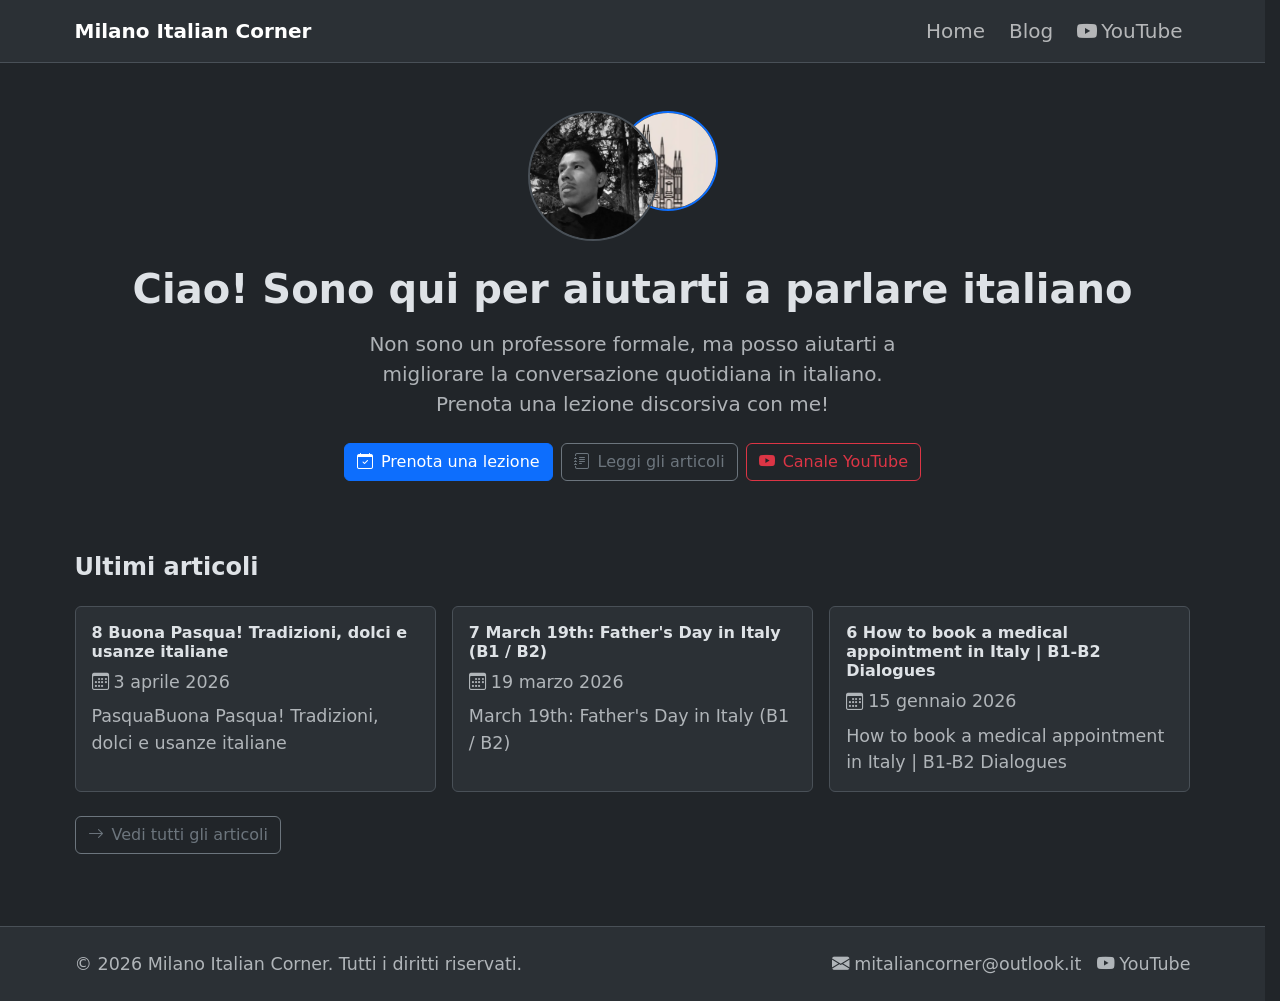
<file: index.html>
<!DOCTYPE html><html lang="it" data-bs-theme="dark"> <head><!-- 
      preconnect Ottimizza le connessioni esterne 
      I file di Bootstrap vengono caricati da cdn.jsdelivr.net. Il browser perde tempo a "cercare" dove si trova questo server (DNS lookup) e a stabilire una connessione sicura.
      Soluzione: Aggiungi queste due righe in cima al tuo <head>, prima di ogni altra cosa: 
    --><link rel="preconnect" href="https://cdn.jsdelivr.net"><link rel="dns-prefetch" href="https://cdn.jsdelivr.net"><meta charset="UTF-8"><meta name="viewport" content="width=device-width, initial-scale=1.0"><meta name="generator" content="Astro v6.1.3"><title>Milano Italian Corner</title><meta name="description" content="Impara l'italiano parlato. Articoli, consigli e risorse per chi vuole migliorare la conversazione in italiano."><link rel="canonical" href="https://mic.pphost.com.de/"><meta property="og:title" content="Milano Italian Corner"><meta property="og:description" content="Impara l'italiano parlato. Articoli, consigli e risorse per chi vuole migliorare la conversazione in italiano."><meta property="og:url" content="https://mic.pphost.com.de/"><meta property="og:type" content="website"><meta property="og:site_name" content="Milano Italian Corner"><meta name="twitter:card" content="summary_large_image"><meta name="twitter:title" content="Milano Italian Corner"><meta name="twitter:description" content="Impara l'italiano parlato. Articoli, consigli e risorse per chi vuole migliorare la conversazione in italiano."><link rel="sitemap" href="/sitemap-index.xml"><link rel="icon" href="data:,"><!-- blank favicon --><link href="https://cdn.jsdelivr.net/npm/bootstrap@5.3.8/dist/css/bootstrap.min.css" rel="stylesheet" integrity="sha384-sRIl4kxILFvY47J16cr9ZwB07vP4J8+LH7qKQnuqkuIAvNWLzeN8tE5YBujZqJLB" crossorigin="anonymous"><link rel="stylesheet" href="https://cdn.jsdelivr.net/npm/bootstrap-icons@1.13.1/font/bootstrap-icons.min.css"><link rel="stylesheet" href="/styles/global.css"><script type="application/ld+json">{"@context":"https://schema.org","@type":"WebSite","name":"Milano Italian Corner","url":"https://mic.pphost.com.de","description":"Impara l'italiano parlato. Articoli, consigli e risorse per chi vuole migliorare la conversazione in italiano."}</script></head> <body> <nav class="navbar navbar-expand-lg sticky-top bg-body-tertiary border-bottom"> <div class="container"> <a class="navbar-brand fw-bold" href="/">Milano Italian Corner</a> <button class="navbar-toggler" type="button" data-bs-toggle="collapse" data-bs-target="#navbarNav" aria-controls="navbarNav" aria-expanded="false" aria-label="Toggle navigation"> <span class="navbar-toggler-icon"></span> </button> <div class="collapse navbar-collapse" id="navbarNav"> <ul class="navbar-nav ms-auto gap-2"> <li class="nav-item"> <a class="nav-link" href="/">Home</a> </li> <li class="nav-item"> <a class="nav-link" href="/blog">Blog</a> </li> <li class="nav-item"> <a class="nav-link" href="https://www.youtube.com/@mitaliancorner" target="_blank" rel="noopener noreferrer"> <i class="bi bi-youtube me-1"></i>YouTube
</a> </li> </ul> </div> </div> </nav> <main>  <section class="text-center py-5"> <div class="container"> <div class="d-flex justify-content-center mb-4"> <div class="avatar-wrapper"> <img src="/images/author.webp" alt="Foto autore" class="avatar-img author border border-2"> <img src="/images/channel-logo.webp" alt="Logo canale YouTube" class="avatar-img logo border border-2 border-primary"> </div> </div> <h1 class="display-6 fw-bold mb-3">Ciao! Sono qui per aiutarti a parlare italiano</h1> <p class="lead text-body-secondary mx-auto mb-4" style="max-width: 540px;"> Non sono un professore formale, ma posso aiutarti a migliorare la conversazione quotidiana in italiano. Prenota una lezione discorsiva con me! </p> <div class="d-flex flex-wrap justify-content-center gap-2"> <a href="mailto:mitaliancorner@outlook.it?subject=Prenotazione lezione italiano" class="btn btn-primary"> <i class="bi bi-calendar-check me-2"></i>Prenota una lezione </a> <a href="/blog" class="btn btn-outline-secondary"> <i class="bi bi-journal-text me-2"></i>Leggi gli articoli
</a> <!--
        <a href={`mailto:${SITE_CONFIG.email}`} class="btn btn-outline-secondary">
          <i class="bi bi-envelope me-2"></i>Scrivimi
        </a>
        --> <a href="https://www.youtube.com/@mitaliancorner" target="_blank" rel="noopener noreferrer" class="btn btn-outline-danger"> <i class="bi bi-youtube me-2"></i>Canale YouTube
</a> </div> </div> </section> <section class="container py-4"> <h2 class="h4 fw-bold mb-4">Ultimi articoli</h2> <div class="row g-3"> <div class="col-md-4"> <a href="/blog/0008-buona-pasqua-tradizioni-dolci-usanze-italiane" class="card h-100 text-decoration-none bg-body-tertiary border"> <div class="card-body"> <h3 class="card-title h6 fw-semibold">8 Buona Pasqua! Tradizioni, dolci e usanze italiane</h3> <p class="text-body-secondary small mb-2"> <i class="bi bi-calendar3 me-1"></i>3 aprile 2026 </p> <p class="card-text text-body-secondary small mb-0">PasquaBuona Pasqua! Tradizioni, dolci e usanze italiane</p> </div> </a> </div><div class="col-md-4"> <a href="/blog/0007-march-19-fathers-day copy" class="card h-100 text-decoration-none bg-body-tertiary border"> <div class="card-body"> <h3 class="card-title h6 fw-semibold">7 March 19th: Father&#39;s Day in Italy (B1 / B2)</h3> <p class="text-body-secondary small mb-2"> <i class="bi bi-calendar3 me-1"></i>19 marzo 2026 </p> <p class="card-text text-body-secondary small mb-0">March 19th: Father&#39;s Day in Italy (B1 / B2)</p> </div> </a> </div><div class="col-md-4"> <a href="/blog/0006-how-to-book-medical-appointment" class="card h-100 text-decoration-none bg-body-tertiary border"> <div class="card-body"> <h3 class="card-title h6 fw-semibold">6 How to book a medical appointment in Italy | B1-B2 Dialogues</h3> <p class="text-body-secondary small mb-2"> <i class="bi bi-calendar3 me-1"></i>15 gennaio 2026 </p> <p class="card-text text-body-secondary small mb-0">How to book a medical appointment in Italy | B1-B2 Dialogues</p> </div> </a> </div> </div> <div class="mt-4"> <a href="/blog" class="btn btn-outline-secondary"> <i class="bi bi-arrow-right me-2"></i>Vedi tutti gli articoli
</a> </div> </section> </main> <footer class="bg-body-tertiary border-top py-4 mt-5"> <div class="container d-flex flex-column flex-md-row justify-content-between align-items-center gap-2 text-body-secondary small"> <span>&copy; 2026 Milano Italian Corner. Tutti i diritti riservati.</span> <div class="d-flex gap-3"> <a href="mailto:mitaliancorner@outlook.it" class="text-body-secondary text-decoration-none"> <i class="bi bi-envelope-fill me-1"></i>mitaliancorner@outlook.it </a> <a href="https://www.youtube.com/@mitaliancorner" target="_blank" rel="noopener noreferrer" class="text-body-secondary text-decoration-none"> <i class="bi bi-youtube me-1"></i>YouTube
</a> </div> </div> </footer> <script src="https://cdn.jsdelivr.net/npm/bootstrap@5.3.8/dist/js/bootstrap.bundle.min.js" integrity="sha384-FKyoEForCGlyvwx9Hj09JcYn3nv7wiPVlz7YYwJrWVcXK/BmnVDxM+D2scQbITxI" crossorigin="anonymous"></script> </body> </html>
</file>
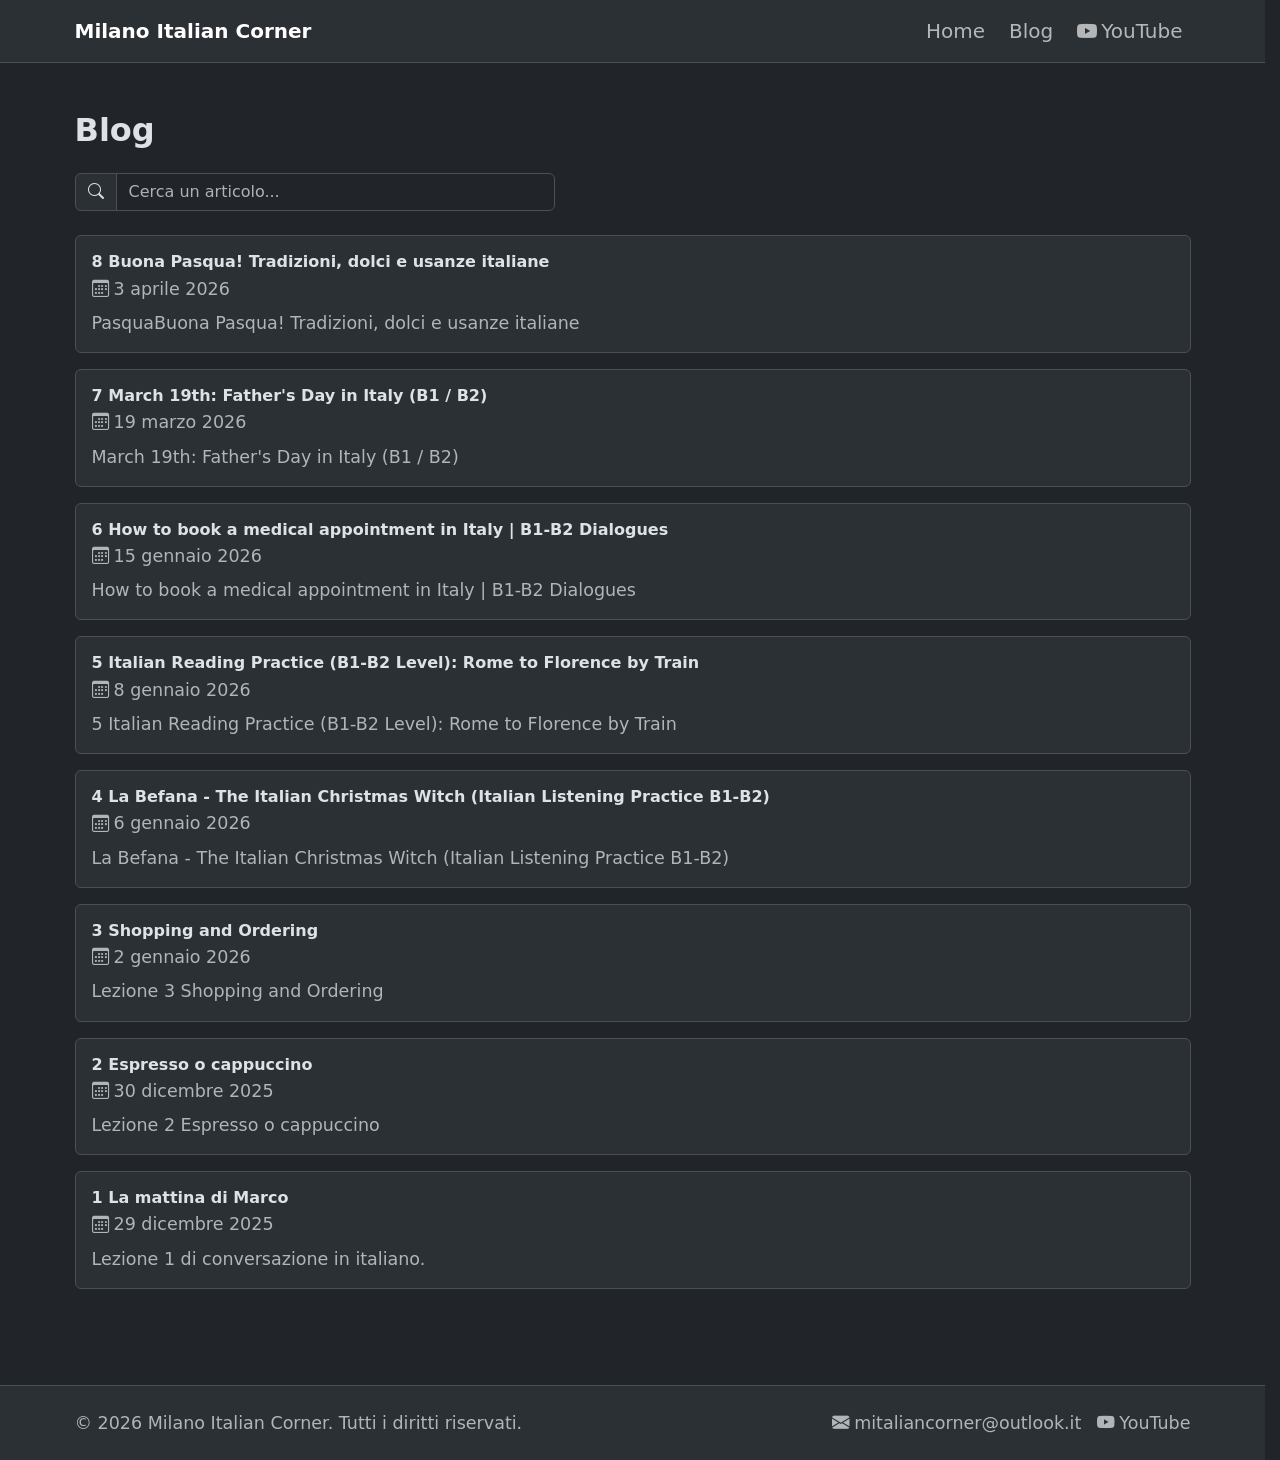
<file: blog/index.html>
<!DOCTYPE html><html lang="it" data-bs-theme="dark"> <head><!-- 
      preconnect Ottimizza le connessioni esterne 
      I file di Bootstrap vengono caricati da cdn.jsdelivr.net. Il browser perde tempo a "cercare" dove si trova questo server (DNS lookup) e a stabilire una connessione sicura.
      Soluzione: Aggiungi queste due righe in cima al tuo <head>, prima di ogni altra cosa: 
    --><link rel="preconnect" href="https://cdn.jsdelivr.net"><link rel="dns-prefetch" href="https://cdn.jsdelivr.net"><meta charset="UTF-8"><meta name="viewport" content="width=device-width, initial-scale=1.0"><meta name="generator" content="Astro v6.1.3"><title>Blog | Milano Italian Corner</title><meta name="description" content="Tutti gli articoli di Milano Italian Corner: risorse e consigli per imparare l'italiano parlato."><link rel="canonical" href="https://mic.pphost.com.de/blog/"><meta property="og:title" content="Blog | Milano Italian Corner"><meta property="og:description" content="Tutti gli articoli di Milano Italian Corner: risorse e consigli per imparare l'italiano parlato."><meta property="og:url" content="https://mic.pphost.com.de/blog/"><meta property="og:type" content="website"><meta property="og:site_name" content="Milano Italian Corner"><meta name="twitter:card" content="summary_large_image"><meta name="twitter:title" content="Blog | Milano Italian Corner"><meta name="twitter:description" content="Tutti gli articoli di Milano Italian Corner: risorse e consigli per imparare l'italiano parlato."><link rel="sitemap" href="/sitemap-index.xml"><link rel="icon" href="data:,"><!-- blank favicon --><link href="https://cdn.jsdelivr.net/npm/bootstrap@5.3.8/dist/css/bootstrap.min.css" rel="stylesheet" integrity="sha384-sRIl4kxILFvY47J16cr9ZwB07vP4J8+LH7qKQnuqkuIAvNWLzeN8tE5YBujZqJLB" crossorigin="anonymous"><link rel="stylesheet" href="https://cdn.jsdelivr.net/npm/bootstrap-icons@1.13.1/font/bootstrap-icons.min.css"><link rel="stylesheet" href="/styles/global.css"><script type="application/ld+json">{"@context":"https://schema.org","@type":"WebSite","name":"Milano Italian Corner","url":"https://mic.pphost.com.de","description":"Impara l'italiano parlato. Articoli, consigli e risorse per chi vuole migliorare la conversazione in italiano."}</script></head> <body> <nav class="navbar navbar-expand-lg sticky-top bg-body-tertiary border-bottom"> <div class="container"> <a class="navbar-brand fw-bold" href="/">Milano Italian Corner</a> <button class="navbar-toggler" type="button" data-bs-toggle="collapse" data-bs-target="#navbarNav" aria-controls="navbarNav" aria-expanded="false" aria-label="Toggle navigation"> <span class="navbar-toggler-icon"></span> </button> <div class="collapse navbar-collapse" id="navbarNav"> <ul class="navbar-nav ms-auto gap-2"> <li class="nav-item"> <a class="nav-link" href="/">Home</a> </li> <li class="nav-item"> <a class="nav-link" href="/blog">Blog</a> </li> <li class="nav-item"> <a class="nav-link" href="https://www.youtube.com/@mitaliancorner" target="_blank" rel="noopener noreferrer"> <i class="bi bi-youtube me-1"></i>YouTube
</a> </li> </ul> </div> </div> </nav> <main>  <section class="container py-5"> <h1 class="h2 fw-bold mb-4">Blog</h1> <div class="mb-4"> <div class="input-group" style="max-width: 480px;"> <span class="input-group-text"><i class="bi bi-search"></i></span> <input type="text" id="search-input" class="form-control" placeholder="Cerca un articolo..." autocomplete="off"> </div> </div> <div class="d-flex flex-column gap-3" id="articles-list"> <div class="article-item" data-title="8 buona pasqua! tradizioni, dolci e usanze italiane"> <a href="/blog/0008-buona-pasqua-tradizioni-dolci-usanze-italiane" class="card text-decoration-none bg-body-tertiary border"> <div class="card-body"> <h2 class="card-title h6 fw-semibold mb-1">8 Buona Pasqua! Tradizioni, dolci e usanze italiane</h2> <p class="text-body-secondary small mb-2"> <i class="bi bi-calendar3 me-1"></i>3 aprile 2026 </p> <p class="card-text text-body-secondary small mb-0">PasquaBuona Pasqua! Tradizioni, dolci e usanze italiane</p> </div> </a> </div><div class="article-item" data-title="7 march 19th: father's day in italy (b1 / b2)"> <a href="/blog/0007-march-19-fathers-day copy" class="card text-decoration-none bg-body-tertiary border"> <div class="card-body"> <h2 class="card-title h6 fw-semibold mb-1">7 March 19th: Father&#39;s Day in Italy (B1 / B2)</h2> <p class="text-body-secondary small mb-2"> <i class="bi bi-calendar3 me-1"></i>19 marzo 2026 </p> <p class="card-text text-body-secondary small mb-0">March 19th: Father&#39;s Day in Italy (B1 / B2)</p> </div> </a> </div><div class="article-item" data-title="6 how to book a medical appointment in italy | b1-b2 dialogues"> <a href="/blog/0006-how-to-book-medical-appointment" class="card text-decoration-none bg-body-tertiary border"> <div class="card-body"> <h2 class="card-title h6 fw-semibold mb-1">6 How to book a medical appointment in Italy | B1-B2 Dialogues</h2> <p class="text-body-secondary small mb-2"> <i class="bi bi-calendar3 me-1"></i>15 gennaio 2026 </p> <p class="card-text text-body-secondary small mb-0">How to book a medical appointment in Italy | B1-B2 Dialogues</p> </div> </a> </div><div class="article-item" data-title="5 italian reading practice (b1-b2 level): rome to florence by train"> <a href="/blog/0005-italian-reading-practice-rome-to-florence" class="card text-decoration-none bg-body-tertiary border"> <div class="card-body"> <h2 class="card-title h6 fw-semibold mb-1">5 Italian Reading Practice (B1-B2 Level): Rome to Florence by Train</h2> <p class="text-body-secondary small mb-2"> <i class="bi bi-calendar3 me-1"></i>8 gennaio 2026 </p> <p class="card-text text-body-secondary small mb-0">5 Italian Reading Practice (B1-B2 Level): Rome to Florence by Train</p> </div> </a> </div><div class="article-item" data-title="4 la befana - the italian christmas witch (italian listening practice b1-b2)"> <a href="/blog/0004-la-befana-italian-christmas-witch" class="card text-decoration-none bg-body-tertiary border"> <div class="card-body"> <h2 class="card-title h6 fw-semibold mb-1">4 La Befana - The Italian Christmas Witch (Italian Listening Practice B1-B2)</h2> <p class="text-body-secondary small mb-2"> <i class="bi bi-calendar3 me-1"></i>6 gennaio 2026 </p> <p class="card-text text-body-secondary small mb-0">La Befana - The Italian Christmas Witch (Italian Listening Practice B1-B2)</p> </div> </a> </div><div class="article-item" data-title="3 shopping and ordering"> <a href="/blog/0003-shopping-and-ordering" class="card text-decoration-none bg-body-tertiary border"> <div class="card-body"> <h2 class="card-title h6 fw-semibold mb-1">3 Shopping and Ordering</h2> <p class="text-body-secondary small mb-2"> <i class="bi bi-calendar3 me-1"></i>2 gennaio 2026 </p> <p class="card-text text-body-secondary small mb-0">Lezione 3 Shopping and Ordering</p> </div> </a> </div><div class="article-item" data-title="2 espresso o cappuccino"> <a href="/blog/0002-espresso-o-cappuccino" class="card text-decoration-none bg-body-tertiary border"> <div class="card-body"> <h2 class="card-title h6 fw-semibold mb-1">2 Espresso o cappuccino</h2> <p class="text-body-secondary small mb-2"> <i class="bi bi-calendar3 me-1"></i>30 dicembre 2025 </p> <p class="card-text text-body-secondary small mb-0">Lezione 2 Espresso o cappuccino</p> </div> </a> </div><div class="article-item" data-title="1 la mattina di marco"> <a href="/blog/0001-la-mattina-di-marco" class="card text-decoration-none bg-body-tertiary border"> <div class="card-body"> <h2 class="card-title h6 fw-semibold mb-1">1 La mattina di Marco</h2> <p class="text-body-secondary small mb-2"> <i class="bi bi-calendar3 me-1"></i>29 dicembre 2025 </p> <p class="card-text text-body-secondary small mb-0">Lezione 1 di conversazione in italiano.</p> </div> </a> </div> </div> <p id="no-results" class="text-body-secondary text-center py-5 no-results"> <i class="bi bi-search fs-3 d-block mb-2"></i>
Nessun articolo trovato per "<span id="no-results-query"></span>"
</p> </section> <script type="module">const o=document.getElementById("search-input"),l=document.querySelectorAll(".article-item"),c=document.getElementById("no-results"),u=document.getElementById("no-results-query");o?.addEventListener("input",()=>{const e=o.value.trim().toLowerCase();let t=0;l.forEach(n=>{const s=(n.dataset.title??"").includes(e);n.style.display=s?"":"none",s&&t++}),c.style.display=t===0?"block":"none",u.textContent=e});</script>  </main> <footer class="bg-body-tertiary border-top py-4 mt-5"> <div class="container d-flex flex-column flex-md-row justify-content-between align-items-center gap-2 text-body-secondary small"> <span>&copy; 2026 Milano Italian Corner. Tutti i diritti riservati.</span> <div class="d-flex gap-3"> <a href="mailto:mitaliancorner@outlook.it" class="text-body-secondary text-decoration-none"> <i class="bi bi-envelope-fill me-1"></i>mitaliancorner@outlook.it </a> <a href="https://www.youtube.com/@mitaliancorner" target="_blank" rel="noopener noreferrer" class="text-body-secondary text-decoration-none"> <i class="bi bi-youtube me-1"></i>YouTube
</a> </div> </div> </footer> <script src="https://cdn.jsdelivr.net/npm/bootstrap@5.3.8/dist/js/bootstrap.bundle.min.js" integrity="sha384-FKyoEForCGlyvwx9Hj09JcYn3nv7wiPVlz7YYwJrWVcXK/BmnVDxM+D2scQbITxI" crossorigin="anonymous"></script> </body> </html>
</file>
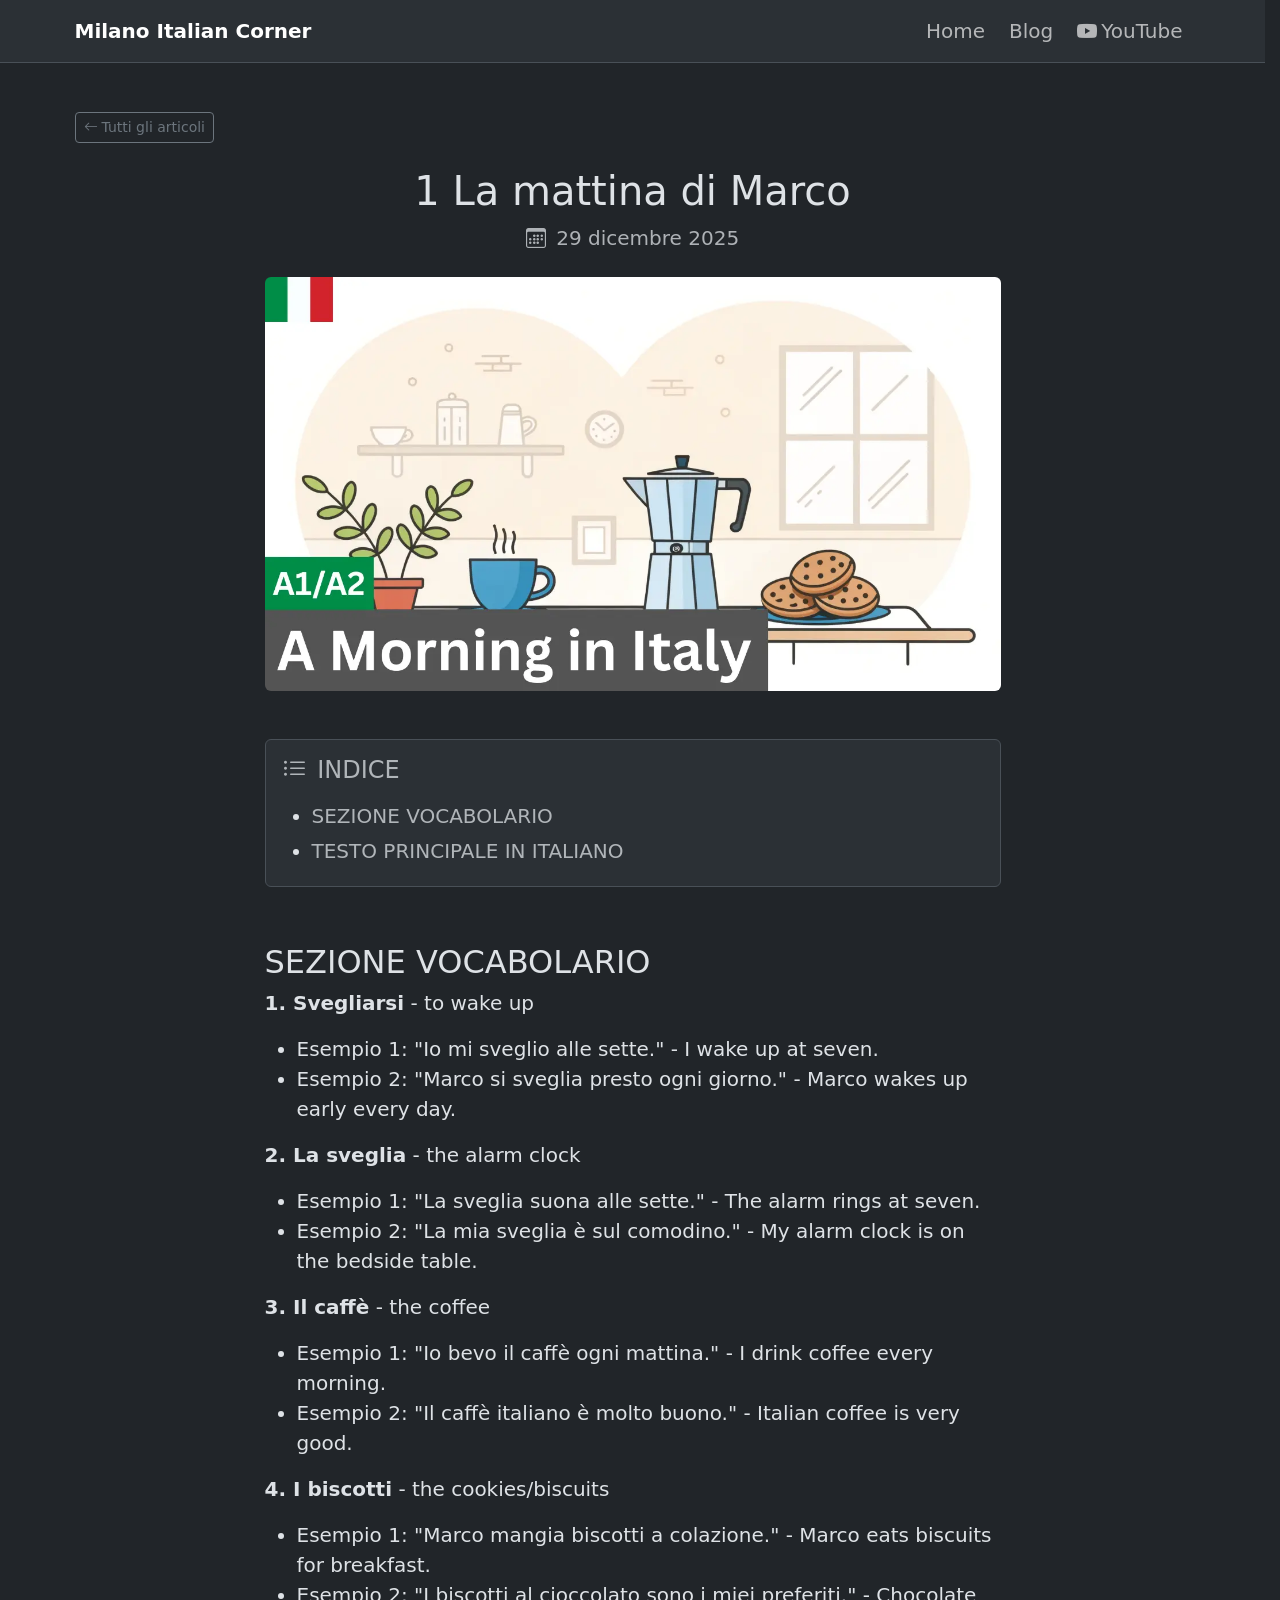
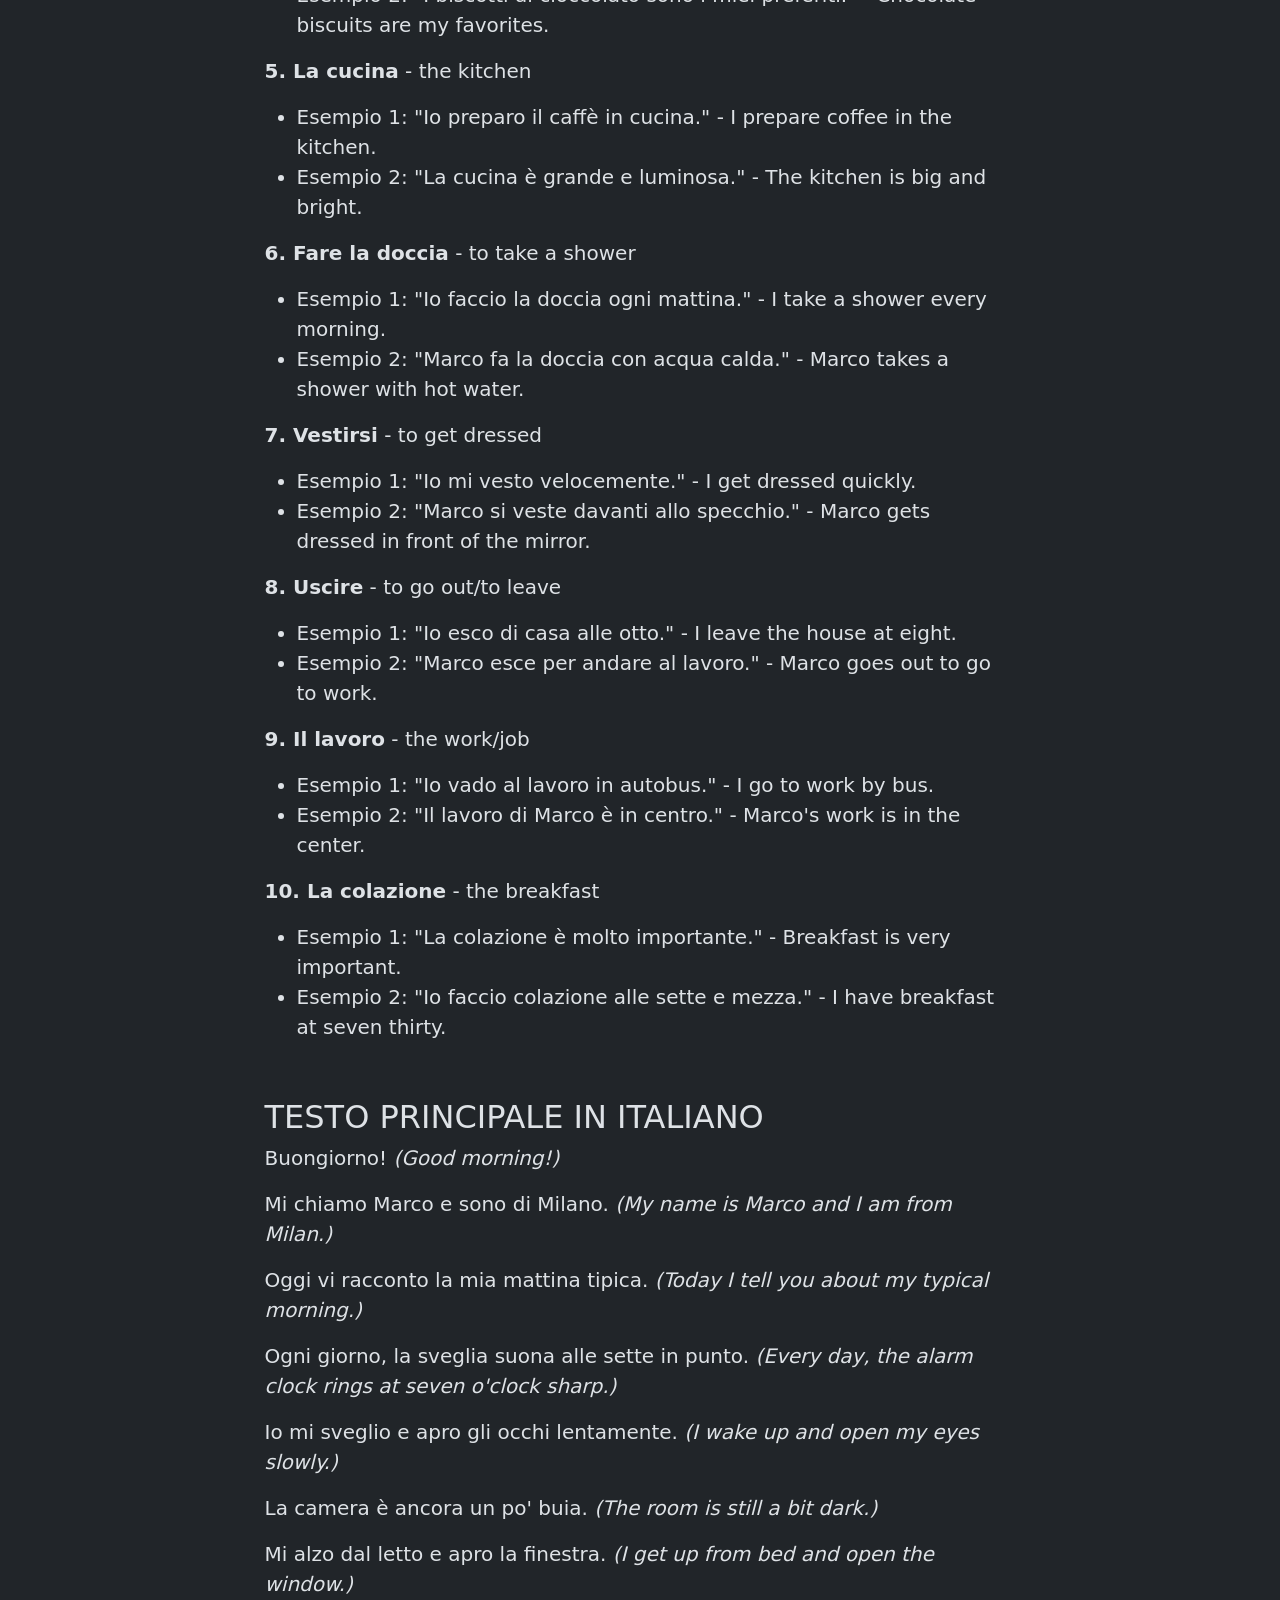
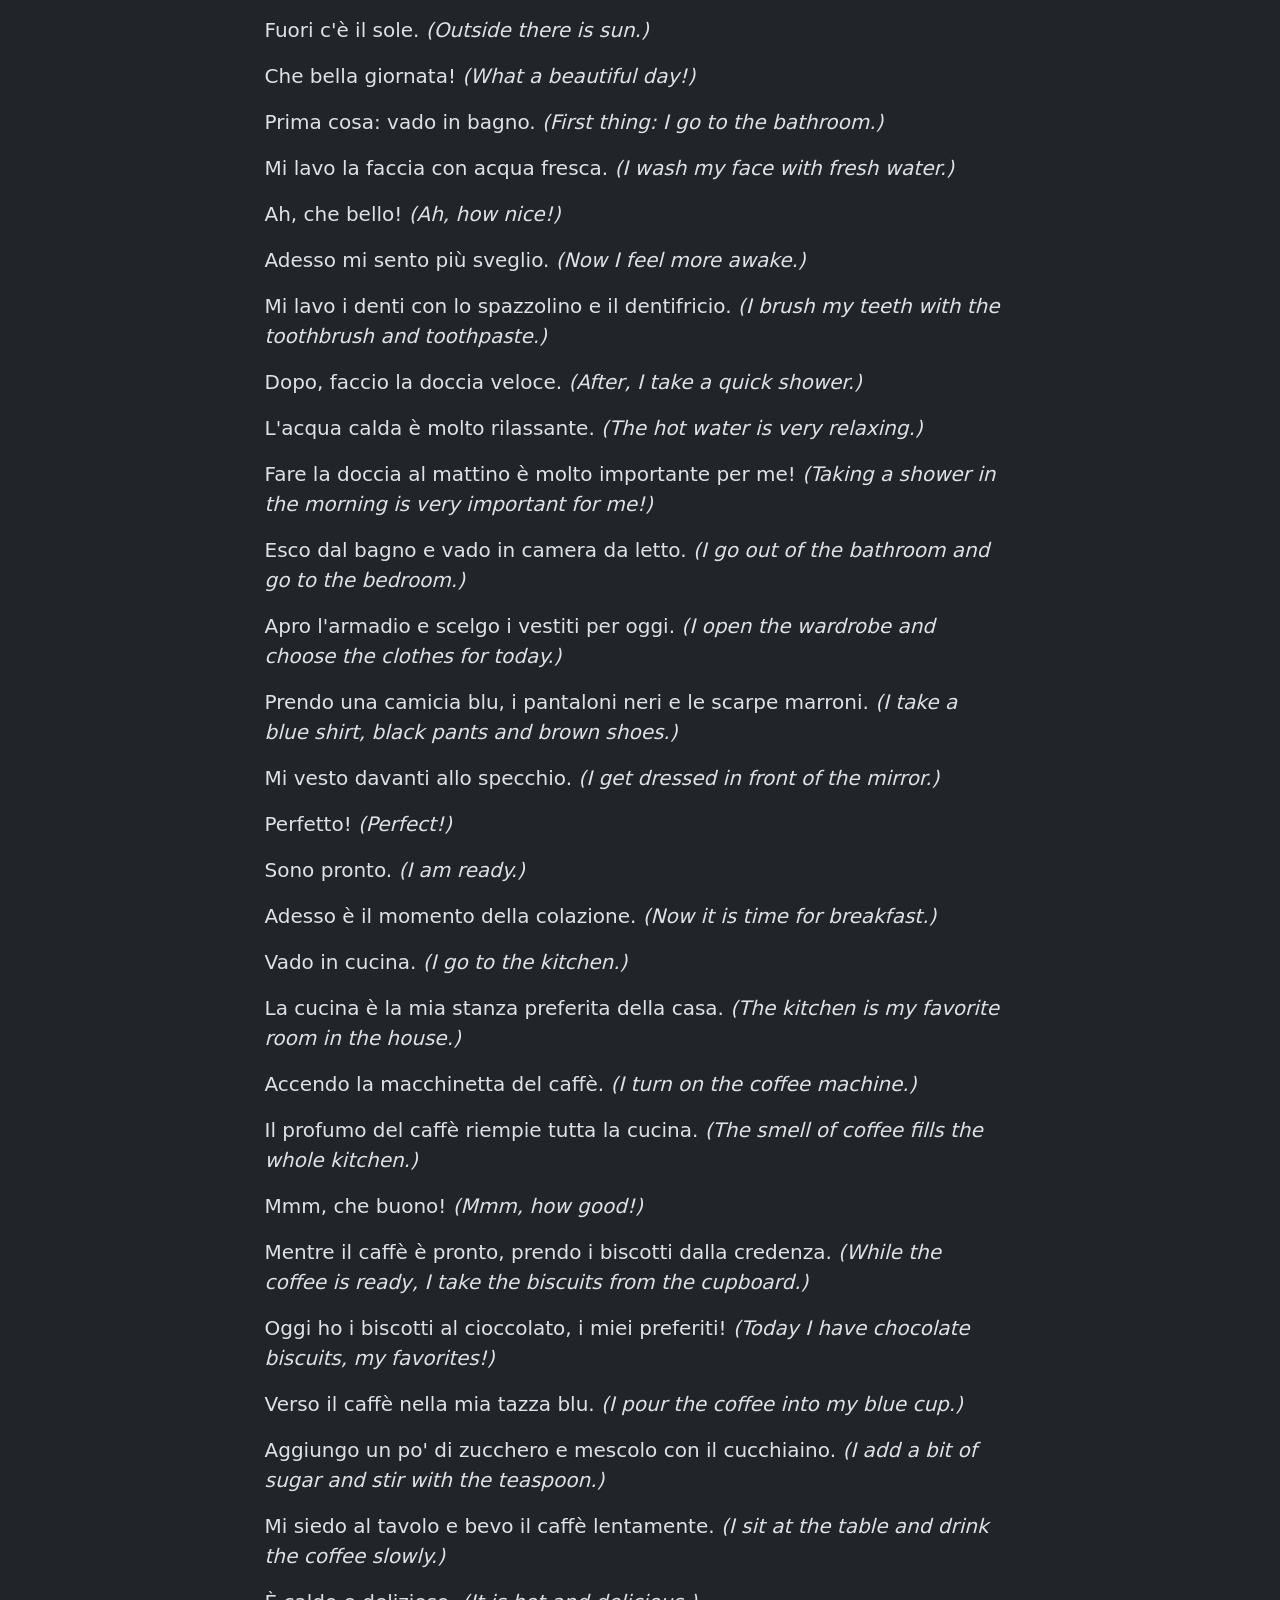
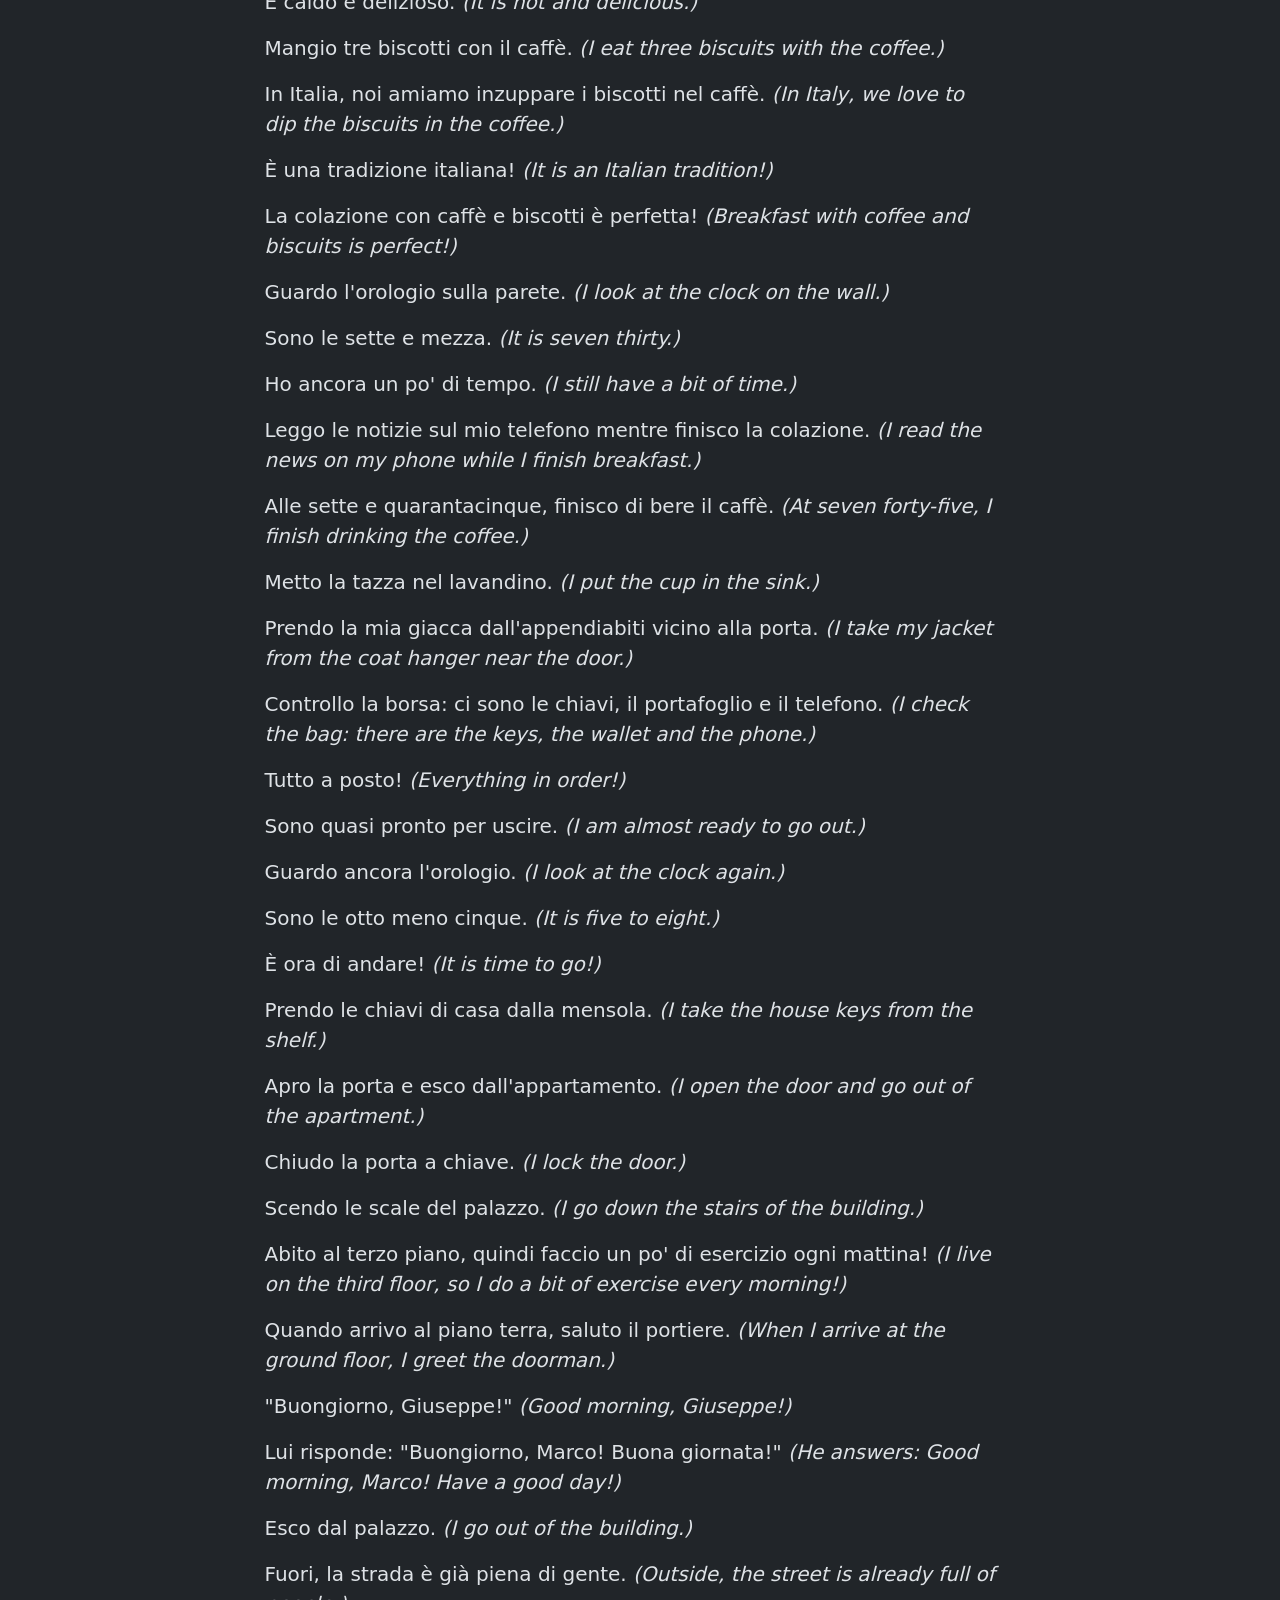
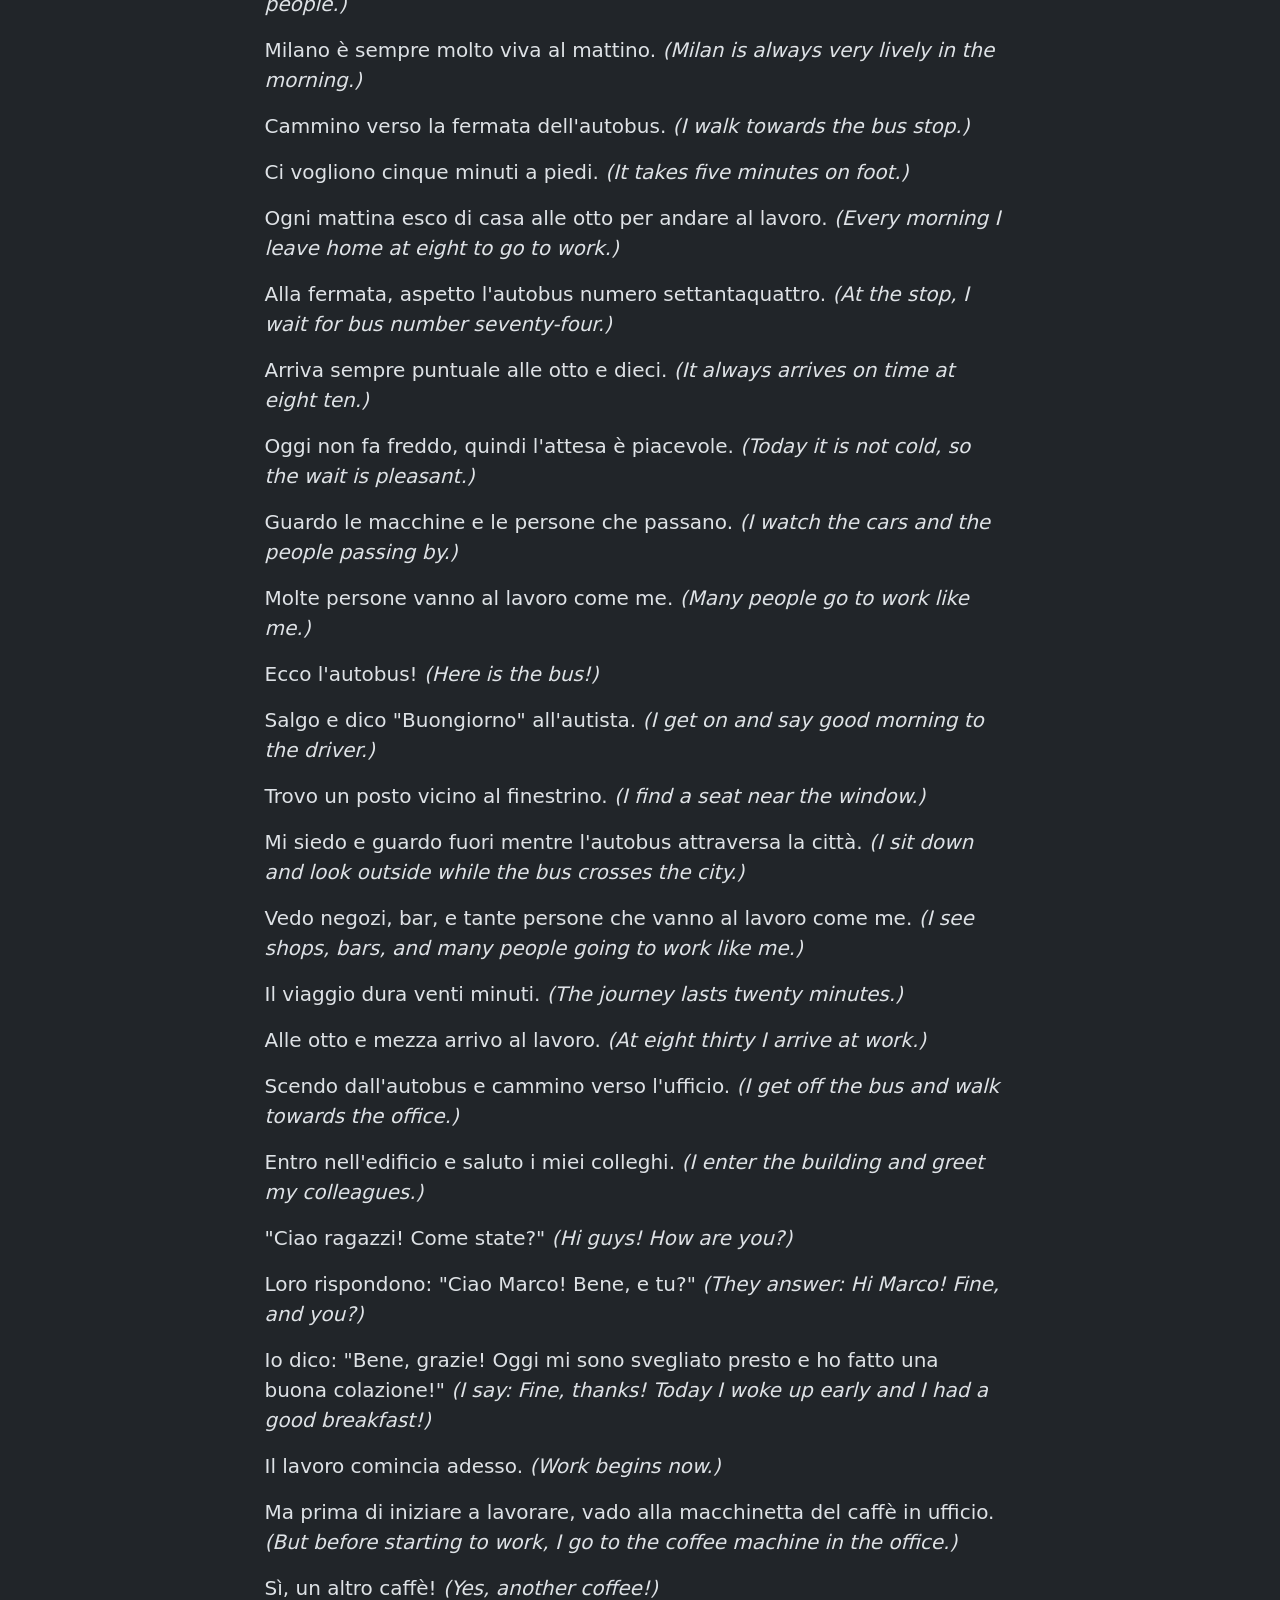
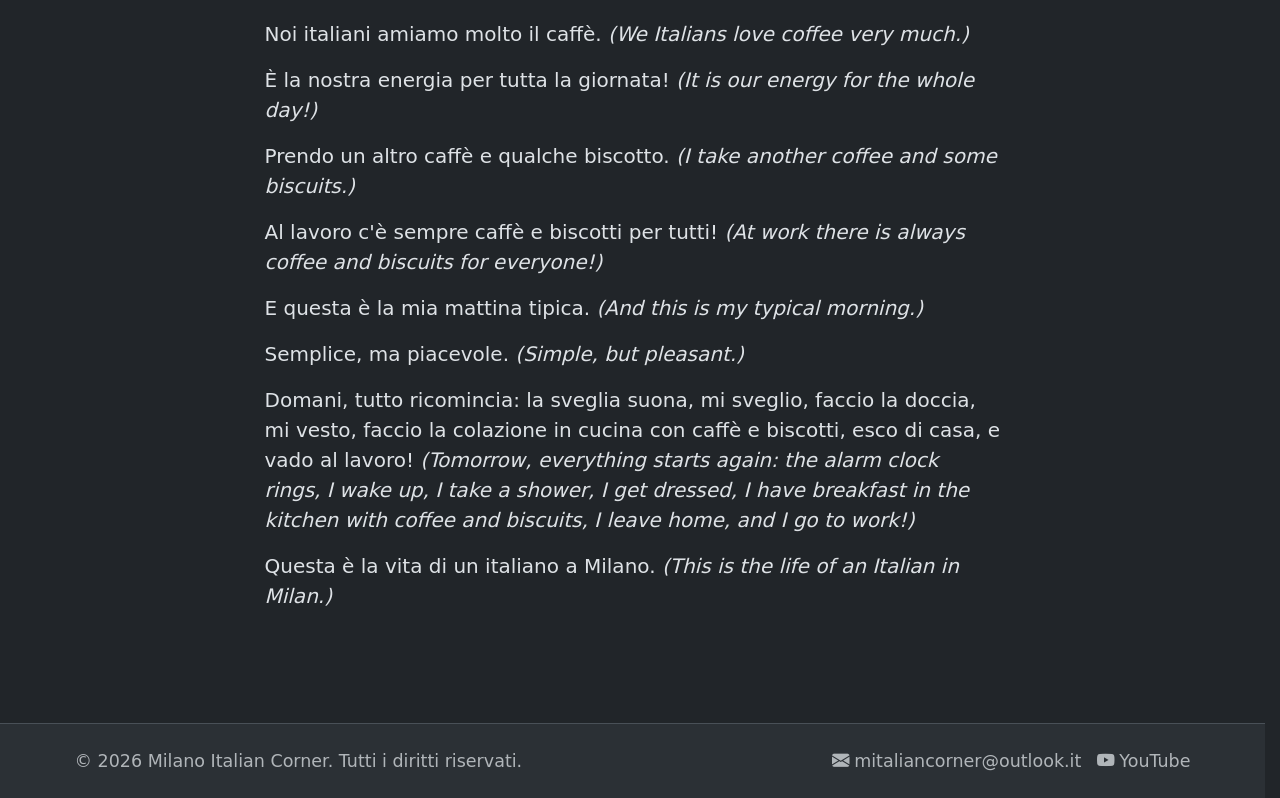
<file: blog/0001-la-mattina-di-marco/index.html>
<!DOCTYPE html><html lang="it" data-bs-theme="dark"> <head><!-- 
      preconnect Ottimizza le connessioni esterne 
      I file di Bootstrap vengono caricati da cdn.jsdelivr.net. Il browser perde tempo a "cercare" dove si trova questo server (DNS lookup) e a stabilire una connessione sicura.
      Soluzione: Aggiungi queste due righe in cima al tuo <head>, prima di ogni altra cosa: 
    --><link rel="preconnect" href="https://cdn.jsdelivr.net"><link rel="dns-prefetch" href="https://cdn.jsdelivr.net"><meta charset="UTF-8"><meta name="viewport" content="width=device-width, initial-scale=1.0"><meta name="generator" content="Astro v6.1.3"><title>1 La mattina di Marco | Milano Italian Corner</title><meta name="description" content="Lezione 1 di conversazione in italiano."><link rel="canonical" href="https://mic.pphost.com.de/blog/0001-la-mattina-di-marco/"><meta property="og:title" content="1 La mattina di Marco | Milano Italian Corner"><meta property="og:description" content="Lezione 1 di conversazione in italiano."><meta property="og:url" content="https://mic.pphost.com.de/blog/0001-la-mattina-di-marco/"><meta property="og:type" content="article"><meta property="og:site_name" content="Milano Italian Corner"><meta property="og:image" content="https://mic.pphost.com.de/images/cover/0001.webp"><meta property="article:published_time" content="2025-12-29"><meta name="twitter:card" content="summary_large_image"><meta name="twitter:title" content="1 La mattina di Marco | Milano Italian Corner"><meta name="twitter:description" content="Lezione 1 di conversazione in italiano."><meta name="twitter:image" content="https://mic.pphost.com.de/images/cover/0001.webp"><link rel="sitemap" href="/sitemap-index.xml"><link rel="icon" href="data:,"><!-- blank favicon --><link href="https://cdn.jsdelivr.net/npm/bootstrap@5.3.8/dist/css/bootstrap.min.css" rel="stylesheet" integrity="sha384-sRIl4kxILFvY47J16cr9ZwB07vP4J8+LH7qKQnuqkuIAvNWLzeN8tE5YBujZqJLB" crossorigin="anonymous"><link rel="stylesheet" href="https://cdn.jsdelivr.net/npm/bootstrap-icons@1.13.1/font/bootstrap-icons.min.css"><link rel="stylesheet" href="/styles/global.css"><script type="application/ld+json">{"@context":"https://schema.org","@type":"Article","name":"Milano Italian Corner","url":"https://mic.pphost.com.de","description":"Impara l'italiano parlato. Articoli, consigli e risorse per chi vuole migliorare la conversazione in italiano.","datePublished":"2025-12-29","author":{"@type":"Person","name":"Pablo"}}</script></head> <body> <nav class="navbar navbar-expand-lg sticky-top bg-body-tertiary border-bottom"> <div class="container"> <a class="navbar-brand fw-bold" href="/">Milano Italian Corner</a> <button class="navbar-toggler" type="button" data-bs-toggle="collapse" data-bs-target="#navbarNav" aria-controls="navbarNav" aria-expanded="false" aria-label="Toggle navigation"> <span class="navbar-toggler-icon"></span> </button> <div class="collapse navbar-collapse" id="navbarNav"> <ul class="navbar-nav ms-auto gap-2"> <li class="nav-item"> <a class="nav-link" href="/">Home</a> </li> <li class="nav-item"> <a class="nav-link" href="/blog">Blog</a> </li> <li class="nav-item"> <a class="nav-link" href="https://www.youtube.com/@mitaliancorner" target="_blank" rel="noopener noreferrer"> <i class="bi bi-youtube me-1"></i>YouTube
</a> </li> </ul> </div> </div> </nav> <main>  <article class="container py-5"> <div class="mb-4"> <a href="/blog" class="btn btn-outline-secondary btn-sm"> <i class="bi bi-arrow-left me-1"></i>Tutti gli articoli
</a> </div> <h1 class="mb-2 text-center">1 La mattina di Marco</h1> <p class="text-body-secondary mb-4 text-center"> <i class="bi bi-calendar3 me-1"></i> <time datetime="2025-12-29">29 dicembre 2025</time> </p> <div class="row justify-content-center"> <div class="col-lg-8"> <img src="/images/cover/0001.webp" alt="La mattina di Marco" class="article-cover rounded mb-4"> <nav id="toc-container" class="card bg-body-tertiary border mt-4 mb-5 p-3" aria-label="Indice dei contenuti"> <h2 class="h4 text-uppercase text-body-secondary mb-3"> <i class="bi bi-list-ul me-1"></i> Indice
</h2> <ul class="toc-list" id="toc-list"></ul> </nav> <div id="article-content">  <h2>SEZIONE VOCABOLARIO</h2> <p><strong>1. Svegliarsi</strong> - to wake up</p> <ul> <li>Esempio 1: "Io mi sveglio alle sette." - I wake up at seven.</li> <li>Esempio 2: "Marco si sveglia presto ogni giorno." - Marco wakes up early every day.</li> </ul> <p><strong>2. La sveglia</strong> - the alarm clock</p> <ul> <li> Esempio 1: "La sveglia suona alle sette." - The alarm rings at seven.</li> <li> Esempio 2: "La mia sveglia è sul comodino." - My alarm clock is on the bedside table.</li> </ul> <p><strong>3. Il caffè</strong> -  the coffee</p> <ul> <li> Esempio 1: "Io bevo il caffè ogni mattina." - I drink coffee every morning.</li> <li> Esempio 2: "Il caffè italiano è molto buono." - Italian coffee is very good.</li> </ul> <p><strong>4. I biscotti</strong> - the cookies/biscuits</p> <ul> <li> Esempio 1: "Marco mangia biscotti a colazione." - Marco eats biscuits for breakfast.</li> <li> Esempio 2: "I biscotti al cioccolato sono i miei preferiti." - Chocolate biscuits are my favorites.</li> </ul> <p><strong>5. La cucina</strong> - the kitchen</p> <ul> <li> Esempio 1: "Io preparo il caffè in cucina." - I prepare coffee in the kitchen.</li> <li> Esempio 2: "La cucina è grande e luminosa." - The kitchen is big and bright.</li> </ul> <p><strong>6. Fare la doccia</strong> - to take a shower</p> <ul> <li> Esempio 1: "Io faccio la doccia ogni mattina." - I take a shower every morning.</li> <li> Esempio 2: "Marco fa la doccia con acqua calda." - Marco takes a shower with hot water.</li> </ul> <p><strong>7. Vestirsi</strong> - to get dressed</p> <ul> <li> Esempio 1: "Io mi vesto velocemente." - I get dressed quickly.</li> <li> Esempio 2: "Marco si veste davanti allo specchio." - Marco gets dressed in front of the mirror.</li> </ul> <p><strong>8. Uscire</strong> - to go out/to leave</p> <ul> <li> Esempio 1: "Io esco di casa alle otto." - I leave the house at eight.</li> <li> Esempio 2: "Marco esce per andare al lavoro." - Marco goes out to go to work.</li> </ul> <p><strong>9. Il lavoro</strong> - the work/job</p> <ul> <li> Esempio 1: "Io vado al lavoro in autobus." - I go to work by bus.</li> <li> Esempio 2: "Il lavoro di Marco è in centro." - Marco's work is in the center.</li> </ul> <p><strong>10. La colazione</strong> - the breakfast</p> <ul> <li> Esempio 1: "La colazione è molto importante." - Breakfast is very important.</li> <li> Esempio 2: "Io faccio colazione alle sette e mezza." - I have breakfast at seven thirty.</li> </ul> <h2>TESTO PRINCIPALE IN ITALIANO</h2> <p>Buongiorno! <i>(Good morning!)</i></p> <p>Mi chiamo Marco e sono di Milano. <i>(My name is Marco and I am from Milan.)</i></p> <p>Oggi vi racconto la mia mattina tipica. <i>(Today I tell you about my typical morning.)</i></p> <p>Ogni giorno, la sveglia suona alle sette in punto. <i>(Every day, the alarm clock rings at seven o'clock sharp.)</i></p> <p>Io mi sveglio e apro gli occhi lentamente. <i>(I wake up and open my eyes slowly.)</i></p> <p>La camera è ancora un po' buia. <i>(The room is still a bit dark.)</i></p> <p>Mi alzo dal letto e apro la finestra. <i>(I get up from bed and open the window.)</i></p> <p>Fuori c'è il sole. <i>(Outside there is sun.)</i></p> <p>Che bella giornata! <i>(What a beautiful day!)</i></p> <p>Prima cosa: vado in bagno. <i>(First thing: I go to the bathroom.)</i></p> <p>Mi lavo la faccia con acqua fresca. <i>(I wash my face with fresh water.)</i></p> <p>Ah, che bello! <i>(Ah, how nice!)</i></p> <p>Adesso mi sento più sveglio. <i>(Now I feel more awake.)</i></p> <p>Mi lavo i denti con lo spazzolino e il dentifricio. <i>(I brush my teeth with the toothbrush and toothpaste.)</i></p> <p>Dopo, faccio la doccia veloce. <i>(After, I take a quick shower.)</i></p> <p>L'acqua calda è molto rilassante. <i>(The hot water is very relaxing.)</i></p> <p>Fare la doccia al mattino è molto importante per me! <i>(Taking a shower in the morning is very important for me!)</i></p> <p>Esco dal bagno e vado in camera da letto. <i>(I go out of the bathroom and go to the bedroom.)</i></p> <p>Apro l'armadio e scelgo i vestiti per oggi. <i>(I open the wardrobe and choose the clothes for today.)</i></p> <p>Prendo una camicia blu, i pantaloni neri e le scarpe marroni. <i>(I take a blue shirt, black pants and brown shoes.)</i></p> <p>Mi vesto davanti allo specchio. <i>(I get dressed in front of the mirror.)</i></p> <p>Perfetto! <i>(Perfect!)</i></p> <p>Sono pronto. <i>(I am ready.)</i></p> <p>Adesso è il momento della colazione. <i>(Now it is time for breakfast.)</i></p> <p>Vado in cucina. <i>(I go to the kitchen.)</i></p> <p>La cucina è la mia stanza preferita della casa. <i>(The kitchen is my favorite room in the house.)</i></p> <p>Accendo la macchinetta del caffè. <i>(I turn on the coffee machine.)</i></p> <p>Il profumo del caffè riempie tutta la cucina. <i>(The smell of coffee fills the whole kitchen.)</i></p> <p>Mmm, che buono! <i>(Mmm, how good!)</i></p> <p>Mentre il caffè è pronto, prendo i biscotti dalla credenza. <i>(While the coffee is ready, I take the biscuits from the cupboard.)</i></p> <p>Oggi ho i biscotti al cioccolato, i miei preferiti! <i>(Today I have chocolate biscuits, my favorites!)</i></p> <p>Verso il caffè nella mia tazza blu. <i>(I pour the coffee into my blue cup.)</i></p> <p>Aggiungo un po' di zucchero e mescolo con il cucchiaino. <i>(I add a bit of sugar and stir with the teaspoon.)</i></p> <p>Mi siedo al tavolo e bevo il caffè lentamente. <i>(I sit at the table and drink the coffee slowly.)</i></p> <p>È caldo e delizioso. <i>(It is hot and delicious.)</i></p> <p>Mangio tre biscotti con il caffè. <i>(I eat three biscuits with the coffee.)</i></p> <p>In Italia, noi amiamo inzuppare i biscotti nel caffè. <i>(In Italy, we love to dip the biscuits in the coffee.)</i></p> <p>È una tradizione italiana! <i>(It is an Italian tradition!)</i></p> <p>La colazione con caffè e biscotti è perfetta! <i>(Breakfast with coffee and biscuits is perfect!)</i></p> <p>Guardo l'orologio sulla parete. <i>(I look at the clock on the wall.)</i></p> <p>Sono le sette e mezza. <i>(It is seven thirty.)</i></p> <p>Ho ancora un po' di tempo. <i>(I still have a bit of time.)</i></p> <p>Leggo le notizie sul mio telefono mentre finisco la colazione. <i>(I read the news on my phone while I finish breakfast.)</i></p> <p>Alle sette e quarantacinque, finisco di bere il caffè. <i>(At seven forty-five, I finish drinking the coffee.)</i></p> <p>Metto la tazza nel lavandino. <i>(I put the cup in the sink.)</i></p> <p>Prendo la mia giacca dall'appendiabiti vicino alla porta. <i>(I take my jacket from the coat hanger near the door.)</i></p> <p>Controllo la borsa: ci sono le chiavi, il portafoglio e il telefono. <i>(I check the bag: there are the keys, the wallet and the phone.)</i></p> <p>Tutto a posto! <i>(Everything in order!)</i></p> <p>Sono quasi pronto per uscire. <i>(I am almost ready to go out.)</i></p> <p>Guardo ancora l'orologio. <i>(I look at the clock again.)</i></p> <p>Sono le otto meno cinque. <i>(It is five to eight.)</i></p> <p>È ora di andare! <i>(It is time to go!)</i></p> <p>Prendo le chiavi di casa dalla mensola. <i>(I take the house keys from the shelf.)</i></p> <p>Apro la porta e esco dall'appartamento. <i>(I open the door and go out of the apartment.)</i></p> <p>Chiudo la porta a chiave. <i>(I lock the door.)</i></p> <p>Scendo le scale del palazzo. <i>(I go down the stairs of the building.)</i></p> <p>Abito al terzo piano, quindi faccio un po' di esercizio ogni mattina! <i>(I live on the third floor, so I do a bit of exercise every morning!)</i></p> <p>Quando arrivo al piano terra, saluto il portiere. <i>(When I arrive at the ground floor, I greet the doorman.)</i></p> <p>"Buongiorno, Giuseppe!" <i>(Good morning, Giuseppe!)</i></p> <p>Lui risponde: "Buongiorno, Marco! Buona giornata!" <i>(He answers: Good morning, Marco! Have a good day!)</i></p> <p>Esco dal palazzo. <i>(I go out of the building.)</i></p> <p>Fuori, la strada è già piena di gente. <i>(Outside, the street is already full of people.)</i></p> <p>Milano è sempre molto viva al mattino. <i>(Milan is always very lively in the morning.)</i></p> <p>Cammino verso la fermata dell'autobus. <i>(I walk towards the bus stop.)</i></p> <p>Ci vogliono cinque minuti a piedi. <i>(It takes five minutes on foot.)</i></p> <p>Ogni mattina esco di casa alle otto per andare al lavoro. <i>(Every morning I leave home at eight to go to work.)</i></p> <p>Alla fermata, aspetto l'autobus numero settantaquattro. <i>(At the stop, I wait for bus number seventy-four.)</i></p> <p>Arriva sempre puntuale alle otto e dieci. <i>(It always arrives on time at eight ten.)</i></p> <p>Oggi non fa freddo, quindi l'attesa è piacevole. <i>(Today it is not cold, so the wait is pleasant.)</i></p> <p>Guardo le macchine e le persone che passano. <i>(I watch the cars and the people passing by.)</i></p> <p>Molte persone vanno al lavoro come me. <i>(Many people go to work like me.)</i></p> <p>Ecco l'autobus! <i>(Here is the bus!)</i></p> <p>Salgo e dico "Buongiorno" all'autista. <i>(I get on and say good morning to the driver.)</i></p> <p>Trovo un posto vicino al finestrino. <i>(I find a seat near the window.)</i></p> <p>Mi siedo e guardo fuori mentre l'autobus attraversa la città. <i>(I sit down and look outside while the bus crosses the city.)</i></p> <p>Vedo negozi, bar, e tante persone che vanno al lavoro come me. <i>(I see shops, bars, and many people going to work like me.)</i></p> <p>Il viaggio dura venti minuti. <i>(The journey lasts twenty minutes.)</i></p> <p>Alle otto e mezza arrivo al lavoro. <i>(At eight thirty I arrive at work.)</i></p> <p>Scendo dall'autobus e cammino verso l'ufficio. <i>(I get off the bus and walk towards the office.)</i></p> <p>Entro nell'edificio e saluto i miei colleghi. <i>(I enter the building and greet my colleagues.)</i></p> <p>"Ciao ragazzi! Come state?" <i>(Hi guys! How are you?)</i></p> <p>Loro rispondono: "Ciao Marco! Bene, e tu?" <i>(They answer: Hi Marco! Fine, and you?)</i></p> <p>Io dico: "Bene, grazie! Oggi mi sono svegliato presto e ho fatto una buona colazione!" <i>(I say: Fine, thanks! Today I woke up early and I had a good breakfast!)</i></p> <p>Il lavoro comincia adesso. <i>(Work begins now.)</i></p> <p>Ma prima di iniziare a lavorare, vado alla macchinetta del caffè in ufficio. <i>(But before starting to work, I go to the coffee machine in the office.)</i></p> <p>Sì, un altro caffè! <i>(Yes, another coffee!)</i></p> <p>Noi italiani amiamo molto il caffè. <i>(We Italians love coffee very much.)</i></p> <p>È la nostra energia per tutta la giornata! <i>(It is our energy for the whole day!)</i></p> <p>Prendo un altro caffè e qualche biscotto. <i>(I take another coffee and some biscuits.)</i></p> <p>Al lavoro c'è sempre caffè e biscotti per tutti! <i>(At work there is always coffee and biscuits for everyone!)</i></p> <p>E questa è la mia mattina tipica. <i>(And this is my typical morning.)</i></p> <p>Semplice, ma piacevole. <i>(Simple, but pleasant.)</i></p> <p>Domani, tutto ricomincia: la sveglia suona, mi sveglio, faccio la doccia, mi vesto, faccio la colazione in cucina con caffè e biscotti, esco di casa, e vado al lavoro! <i>(Tomorrow, everything starts again: the alarm clock rings, I wake up, I take a shower, I get dressed, I have breakfast in the kitchen with coffee and biscuits, I leave home, and I go to work!)</i></p> <p>Questa è la vita di un italiano a Milano. <i>(This is the life of an Italian in Milan.)</i></p>  </div> </div> </div> </article> <script type="module">const a=document.getElementById("article-content"),d=document.getElementById("toc-list"),r=document.getElementById("toc-container");if(a&&d&&r){const o=a.querySelectorAll("h2");o.length===0?r.style.display="none":o.forEach((e,n)=>{e.id||(e.id=`section-${n+1}`);const c=document.createElement("li"),t=document.createElement("a");t.href=`#${e.id}`,t.textContent=e.textContent??"",t.className="text-body-secondary",t.addEventListener("click",l=>{l.preventDefault();const i=document.getElementById(e.id);if(i){const s=i.getBoundingClientRect().top+window.scrollY-80;window.scrollTo({top:s,behavior:"smooth"})}}),c.appendChild(t),d.appendChild(c)})}document.addEventListener("DOMContentLoaded",()=>{document.querySelectorAll("pre").forEach(o=>{const e=document.createElement("button");e.innerHTML='<i class="bi bi-clipboard"></i>',e.className="copy-button",e.setAttribute("aria-label","Copia codice"),e.addEventListener("click",async()=>{const c=o.querySelector("code")?.innerText??o.innerText;try{if(navigator.clipboard&&window.isSecureContext)await navigator.clipboard.writeText(c);else{const t=document.createElement("textarea");t.value=c,t.style.cssText="position:fixed;opacity:0;pointer-events:none",document.body.appendChild(t),t.select(),document.execCommand("copy"),document.body.removeChild(t)}e.classList.add("copied"),e.setAttribute("aria-label","Copiato!"),setTimeout(()=>{e.classList.remove("copied"),e.setAttribute("aria-label","Copia codice")},2e3)}catch(t){console.error("Errore durante la copia:",t)}});const n=document.createElement("div");n.className="pre-wrapper",o.parentNode&&(o.parentNode.insertBefore(n,o),n.appendChild(o),n.appendChild(e))})});</script>  </main> <footer class="bg-body-tertiary border-top py-4 mt-5"> <div class="container d-flex flex-column flex-md-row justify-content-between align-items-center gap-2 text-body-secondary small"> <span>&copy; 2026 Milano Italian Corner. Tutti i diritti riservati.</span> <div class="d-flex gap-3"> <a href="mailto:mitaliancorner@outlook.it" class="text-body-secondary text-decoration-none"> <i class="bi bi-envelope-fill me-1"></i>mitaliancorner@outlook.it </a> <a href="https://www.youtube.com/@mitaliancorner" target="_blank" rel="noopener noreferrer" class="text-body-secondary text-decoration-none"> <i class="bi bi-youtube me-1"></i>YouTube
</a> </div> </div> </footer> <script src="https://cdn.jsdelivr.net/npm/bootstrap@5.3.8/dist/js/bootstrap.bundle.min.js" integrity="sha384-FKyoEForCGlyvwx9Hj09JcYn3nv7wiPVlz7YYwJrWVcXK/BmnVDxM+D2scQbITxI" crossorigin="anonymous"></script> </body> </html>
</file>
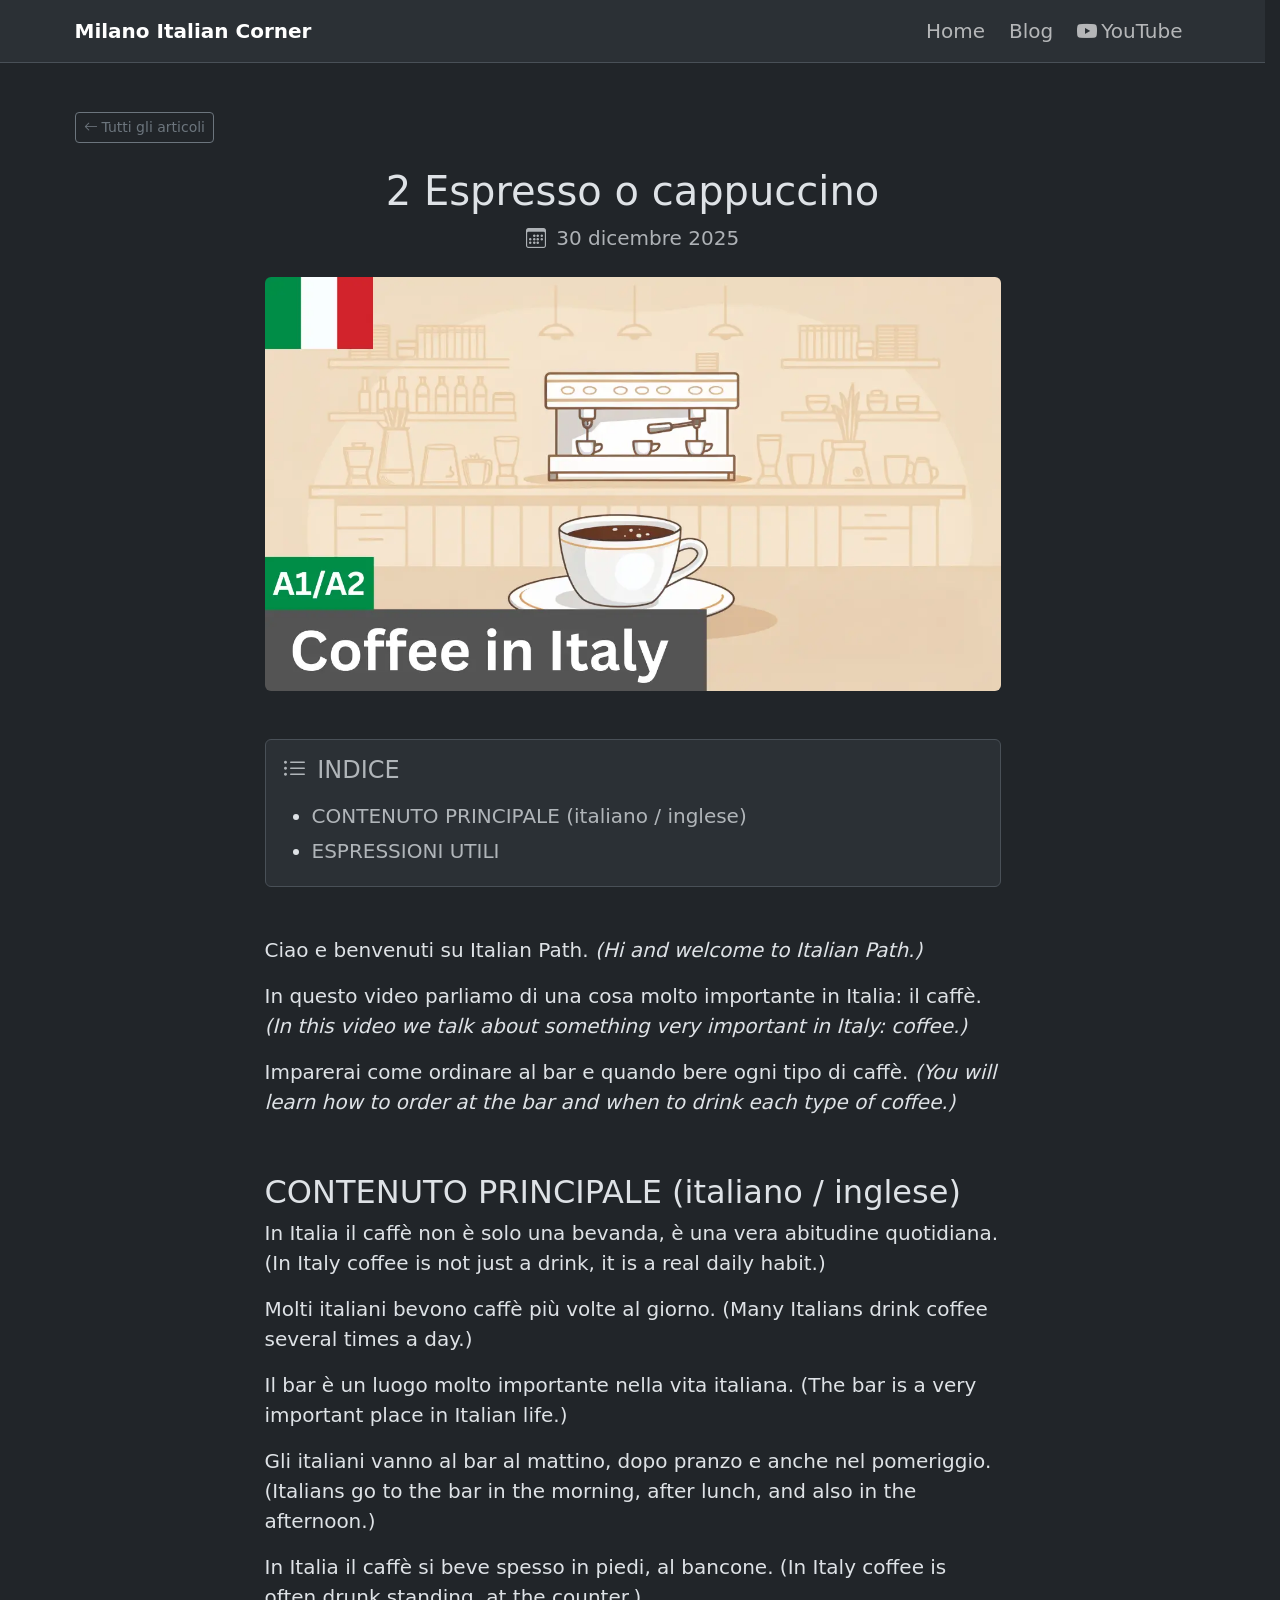
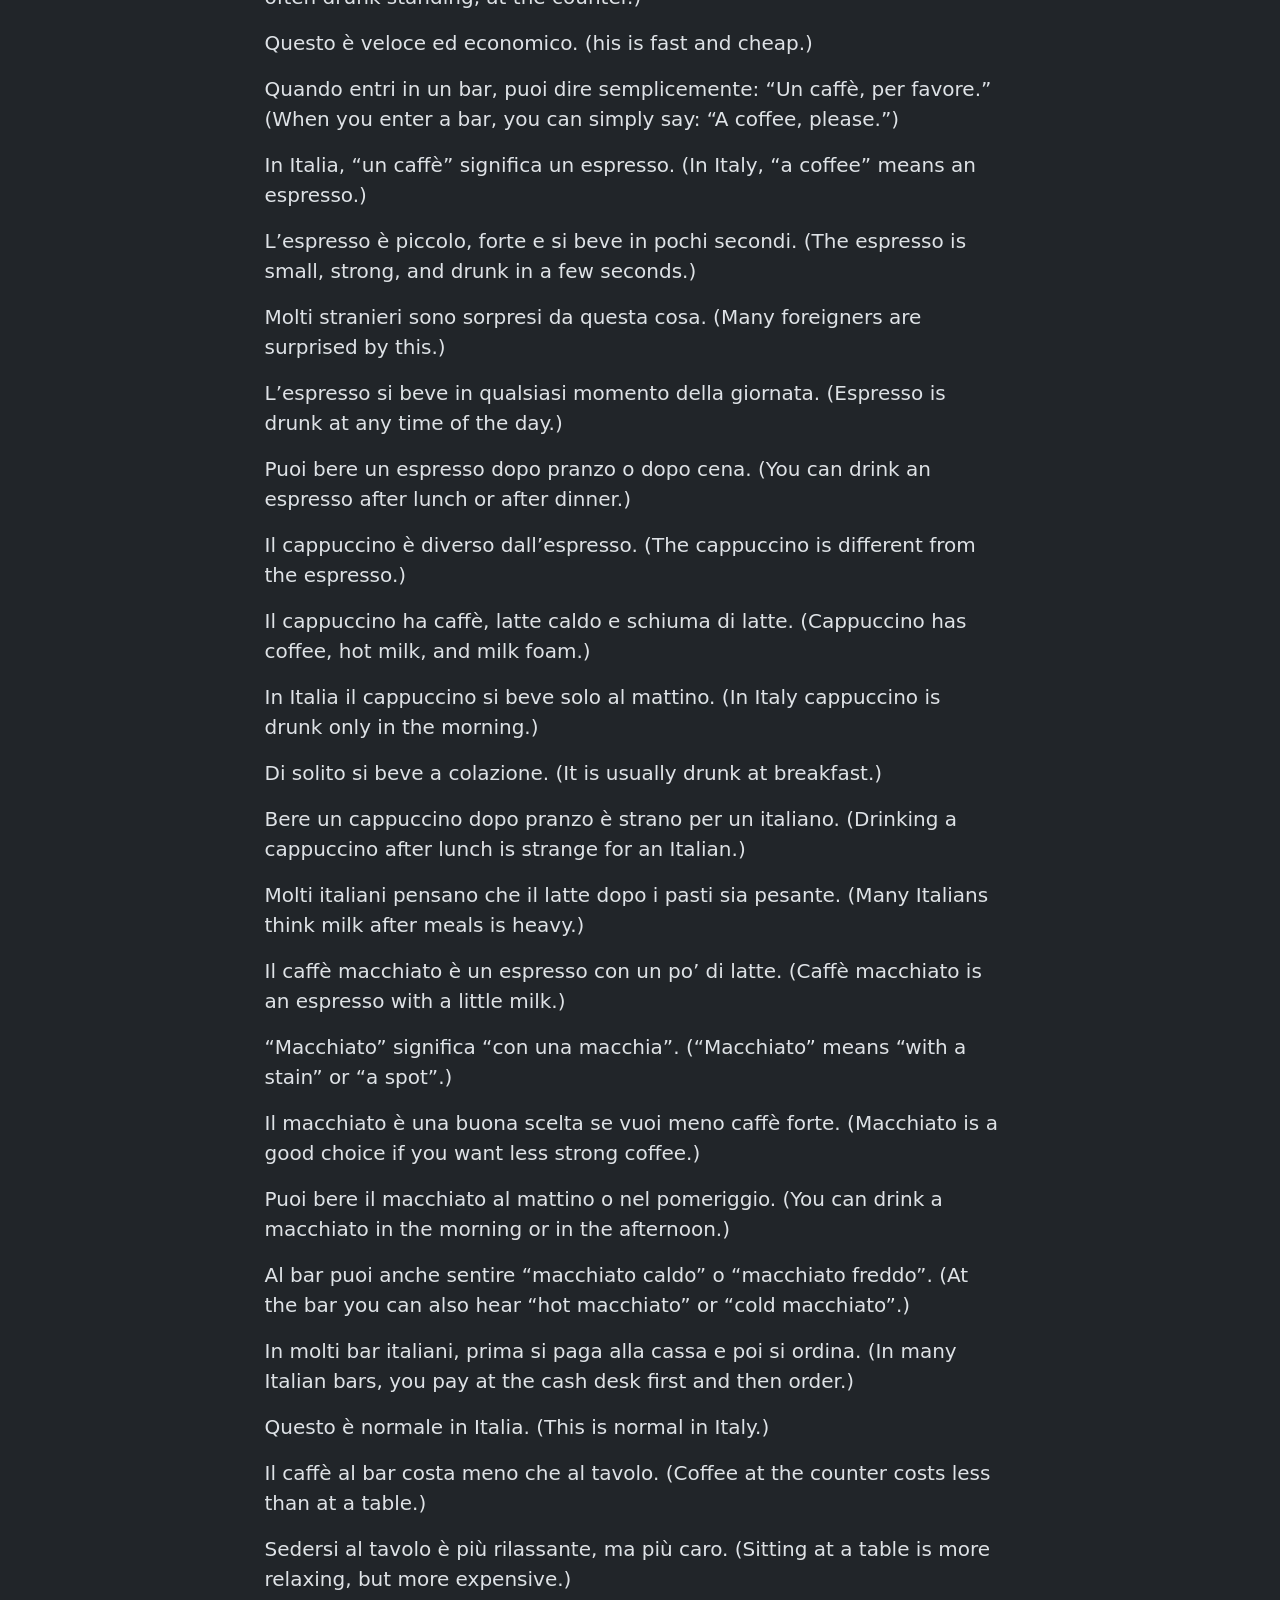
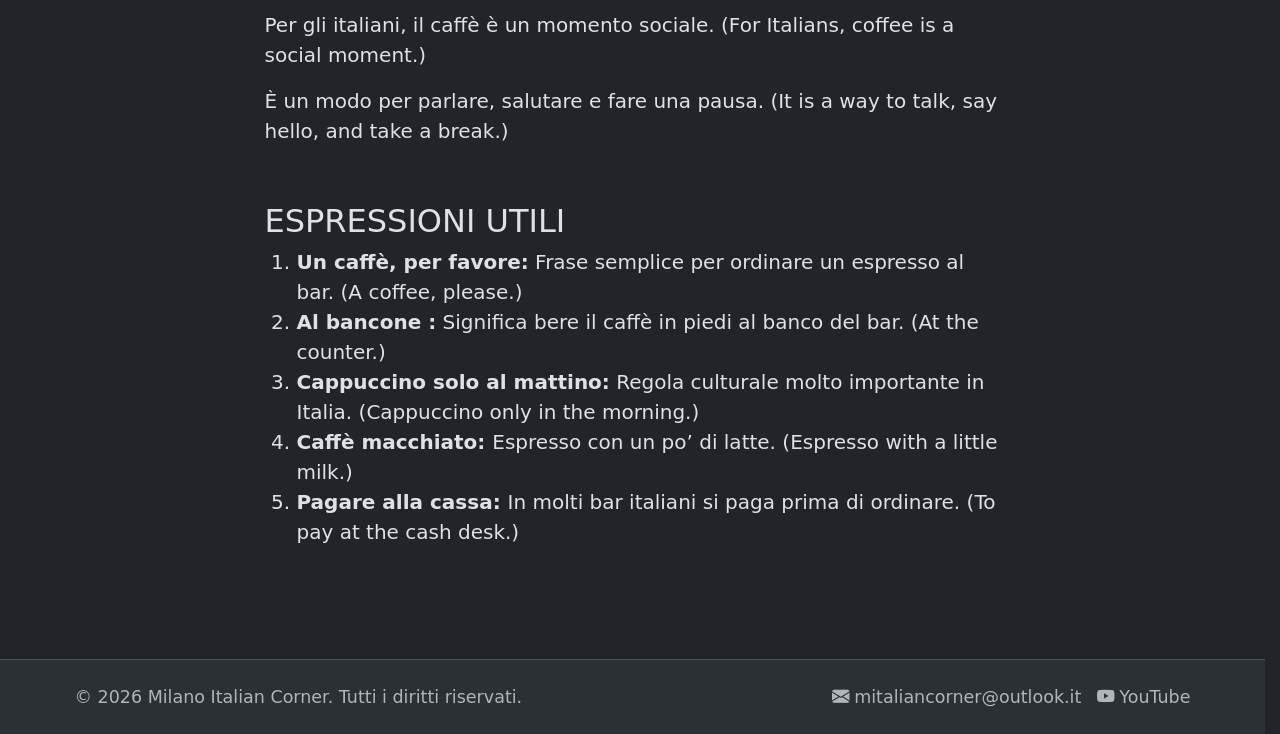
<file: blog/0002-espresso-o-cappuccino/index.html>
<!DOCTYPE html><html lang="it" data-bs-theme="dark"> <head><!-- 
      preconnect Ottimizza le connessioni esterne 
      I file di Bootstrap vengono caricati da cdn.jsdelivr.net. Il browser perde tempo a "cercare" dove si trova questo server (DNS lookup) e a stabilire una connessione sicura.
      Soluzione: Aggiungi queste due righe in cima al tuo <head>, prima di ogni altra cosa: 
    --><link rel="preconnect" href="https://cdn.jsdelivr.net"><link rel="dns-prefetch" href="https://cdn.jsdelivr.net"><meta charset="UTF-8"><meta name="viewport" content="width=device-width, initial-scale=1.0"><meta name="generator" content="Astro v6.1.3"><title>2 Espresso o cappuccino | Milano Italian Corner</title><meta name="description" content="Lezione 2 Espresso o cappuccino"><link rel="canonical" href="https://mic.pphost.com.de/blog/0002-espresso-o-cappuccino/"><meta property="og:title" content="2 Espresso o cappuccino | Milano Italian Corner"><meta property="og:description" content="Lezione 2 Espresso o cappuccino"><meta property="og:url" content="https://mic.pphost.com.de/blog/0002-espresso-o-cappuccino/"><meta property="og:type" content="article"><meta property="og:site_name" content="Milano Italian Corner"><meta property="og:image" content="https://mic.pphost.com.de/images/cover/0002.webp"><meta property="article:published_time" content="2025-12-30"><meta name="twitter:card" content="summary_large_image"><meta name="twitter:title" content="2 Espresso o cappuccino | Milano Italian Corner"><meta name="twitter:description" content="Lezione 2 Espresso o cappuccino"><meta name="twitter:image" content="https://mic.pphost.com.de/images/cover/0002.webp"><link rel="sitemap" href="/sitemap-index.xml"><link rel="icon" href="data:,"><!-- blank favicon --><link href="https://cdn.jsdelivr.net/npm/bootstrap@5.3.8/dist/css/bootstrap.min.css" rel="stylesheet" integrity="sha384-sRIl4kxILFvY47J16cr9ZwB07vP4J8+LH7qKQnuqkuIAvNWLzeN8tE5YBujZqJLB" crossorigin="anonymous"><link rel="stylesheet" href="https://cdn.jsdelivr.net/npm/bootstrap-icons@1.13.1/font/bootstrap-icons.min.css"><link rel="stylesheet" href="/styles/global.css"><script type="application/ld+json">{"@context":"https://schema.org","@type":"Article","name":"Milano Italian Corner","url":"https://mic.pphost.com.de","description":"Impara l'italiano parlato. Articoli, consigli e risorse per chi vuole migliorare la conversazione in italiano.","datePublished":"2025-12-30","author":{"@type":"Person","name":"Pablo"}}</script></head> <body> <nav class="navbar navbar-expand-lg sticky-top bg-body-tertiary border-bottom"> <div class="container"> <a class="navbar-brand fw-bold" href="/">Milano Italian Corner</a> <button class="navbar-toggler" type="button" data-bs-toggle="collapse" data-bs-target="#navbarNav" aria-controls="navbarNav" aria-expanded="false" aria-label="Toggle navigation"> <span class="navbar-toggler-icon"></span> </button> <div class="collapse navbar-collapse" id="navbarNav"> <ul class="navbar-nav ms-auto gap-2"> <li class="nav-item"> <a class="nav-link" href="/">Home</a> </li> <li class="nav-item"> <a class="nav-link" href="/blog">Blog</a> </li> <li class="nav-item"> <a class="nav-link" href="https://www.youtube.com/@mitaliancorner" target="_blank" rel="noopener noreferrer"> <i class="bi bi-youtube me-1"></i>YouTube
</a> </li> </ul> </div> </div> </nav> <main>  <article class="container py-5"> <div class="mb-4"> <a href="/blog" class="btn btn-outline-secondary btn-sm"> <i class="bi bi-arrow-left me-1"></i>Tutti gli articoli
</a> </div> <h1 class="mb-2 text-center">2 Espresso o cappuccino</h1> <p class="text-body-secondary mb-4 text-center"> <i class="bi bi-calendar3 me-1"></i> <time datetime="2025-12-30">30 dicembre 2025</time> </p> <div class="row justify-content-center"> <div class="col-lg-8"> <img src="/images/cover/0002.webp" alt="Espresso o cappuccino" class="article-cover rounded mb-4"> <nav id="toc-container" class="card bg-body-tertiary border mt-4 mb-5 p-3" aria-label="Indice dei contenuti"> <h2 class="h4 text-uppercase text-body-secondary mb-3"> <i class="bi bi-list-ul me-1"></i> Indice
</h2> <ul class="toc-list" id="toc-list"></ul> </nav> <div id="article-content">  <p>Ciao e benvenuti su Italian Path. <i>(Hi and welcome to Italian Path.)</i></p> <p>In questo video parliamo di una cosa molto importante in Italia: il caffè. <i>(In this video we talk about something very important in Italy: coffee.)</i></p> <p>Imparerai come ordinare al bar e quando bere ogni tipo di caffè. <i>(You will learn how to order at the bar and when to drink each type of coffee.)</i></p> <h2>CONTENUTO PRINCIPALE (italiano / inglese)</h2> <p>In Italia il caffè non è solo una bevanda, è una vera abitudine quotidiana. (In Italy coffee is not just a drink, it is a real daily habit.)</p> <p>Molti italiani bevono caffè più volte al giorno. (Many Italians drink coffee several times a day.)</p> <p>Il bar è un luogo molto importante nella vita italiana. (The bar is a very important place in Italian life.)</p> <p>Gli italiani vanno al bar al mattino, dopo pranzo e anche nel pomeriggio. (Italians go to the bar in the morning, after lunch, and also in the afternoon.)</p> <p>In Italia il caffè si beve spesso in piedi, al bancone. (In Italy coffee is often drunk standing, at the counter.)</p> <p>Questo è veloce ed economico. (his is fast and cheap.)</p> <p>Quando entri in un bar, puoi dire semplicemente: “Un caffè, per favore.” (When you enter a bar, you can simply say: “A coffee, please.”)</p> <p>In Italia, “un caffè” significa un espresso. (In Italy, “a coffee” means an espresso.)</p> <p>L’espresso è piccolo, forte e si beve in pochi secondi. (The espresso is small, strong, and drunk in a few seconds.)</p> <p>Molti stranieri sono sorpresi da questa cosa. (Many foreigners are surprised by this.)</p> <p>L’espresso si beve in qualsiasi momento della giornata. (Espresso is drunk at any time of the day.)</p> <p>Puoi bere un espresso dopo pranzo o dopo cena. (You can drink an espresso after lunch or after dinner.)</p> <p>Il cappuccino è diverso dall’espresso. (The cappuccino is different from the espresso.)</p> <p>Il cappuccino ha caffè, latte caldo e schiuma di latte. (Cappuccino has coffee, hot milk, and milk foam.)</p> <p>In Italia il cappuccino si beve solo al mattino. (In Italy cappuccino is drunk only in the morning.)</p> <p>Di solito si beve a colazione. (It is usually drunk at breakfast.)</p> <p>Bere un cappuccino dopo pranzo è strano per un italiano. (Drinking a cappuccino after lunch is strange for an Italian.)</p> <p>Molti italiani pensano che il latte dopo i pasti sia pesante. (Many Italians think milk after meals is heavy.)</p> <p>Il caffè macchiato è un espresso con un po’ di latte. (Caffè macchiato is an espresso with a little milk.)</p> <p>“Macchiato” significa “con una macchia”. (“Macchiato” means “with a stain” or “a spot”.)</p> <p>Il macchiato è una buona scelta se vuoi meno caffè forte. (Macchiato is a good choice if you want less strong coffee.)</p> <p>Puoi bere il macchiato al mattino o nel pomeriggio. (You can drink a macchiato in the morning or in the afternoon.)</p> <p>Al bar puoi anche sentire “macchiato caldo” o “macchiato freddo”. (At the bar you can also hear “hot macchiato” or “cold macchiato”.)</p> <p>In molti bar italiani, prima si paga alla cassa e poi si ordina. (In many Italian bars, you pay at the cash desk first and then order.)</p> <p>Questo è normale in Italia. (This is normal in Italy.)</p> <p>Il caffè al bar costa meno che al tavolo. (Coffee at the counter costs less than at a table.)</p> <p>Sedersi al tavolo è più rilassante, ma più caro. (Sitting at a table is more relaxing, but more expensive.)</p> <p>Per gli italiani, il caffè è un momento sociale. (For Italians, coffee is a social moment.)</p> <p>È un modo per parlare, salutare e fare una pausa. (It is a way to talk, say hello, and take a break.)</p> <h2>ESPRESSIONI UTILI</h2> <ol> <li> <strong>Un caffè, per favore:</strong> Frase semplice per ordinare un espresso al bar. (A coffee, please.)
</li> <li> <strong>Al bancone :</strong> Significa bere il caffè in piedi al banco del bar. (At the counter.)
</li> <li> <strong>Cappuccino solo al mattino:</strong> Regola culturale molto importante in Italia. (Cappuccino only in the morning.)
</li> <li> <strong>Caffè macchiato: </strong> Espresso con un po’ di latte. (Espresso with a little milk.)
</li> <li> <strong>Pagare alla cassa: </strong> In molti bar italiani si paga prima di ordinare. (To pay at the cash desk.)
</li> </ol>  </div> </div> </div> </article> <script type="module">const a=document.getElementById("article-content"),d=document.getElementById("toc-list"),r=document.getElementById("toc-container");if(a&&d&&r){const o=a.querySelectorAll("h2");o.length===0?r.style.display="none":o.forEach((e,n)=>{e.id||(e.id=`section-${n+1}`);const c=document.createElement("li"),t=document.createElement("a");t.href=`#${e.id}`,t.textContent=e.textContent??"",t.className="text-body-secondary",t.addEventListener("click",l=>{l.preventDefault();const i=document.getElementById(e.id);if(i){const s=i.getBoundingClientRect().top+window.scrollY-80;window.scrollTo({top:s,behavior:"smooth"})}}),c.appendChild(t),d.appendChild(c)})}document.addEventListener("DOMContentLoaded",()=>{document.querySelectorAll("pre").forEach(o=>{const e=document.createElement("button");e.innerHTML='<i class="bi bi-clipboard"></i>',e.className="copy-button",e.setAttribute("aria-label","Copia codice"),e.addEventListener("click",async()=>{const c=o.querySelector("code")?.innerText??o.innerText;try{if(navigator.clipboard&&window.isSecureContext)await navigator.clipboard.writeText(c);else{const t=document.createElement("textarea");t.value=c,t.style.cssText="position:fixed;opacity:0;pointer-events:none",document.body.appendChild(t),t.select(),document.execCommand("copy"),document.body.removeChild(t)}e.classList.add("copied"),e.setAttribute("aria-label","Copiato!"),setTimeout(()=>{e.classList.remove("copied"),e.setAttribute("aria-label","Copia codice")},2e3)}catch(t){console.error("Errore durante la copia:",t)}});const n=document.createElement("div");n.className="pre-wrapper",o.parentNode&&(o.parentNode.insertBefore(n,o),n.appendChild(o),n.appendChild(e))})});</script>  </main> <footer class="bg-body-tertiary border-top py-4 mt-5"> <div class="container d-flex flex-column flex-md-row justify-content-between align-items-center gap-2 text-body-secondary small"> <span>&copy; 2026 Milano Italian Corner. Tutti i diritti riservati.</span> <div class="d-flex gap-3"> <a href="mailto:mitaliancorner@outlook.it" class="text-body-secondary text-decoration-none"> <i class="bi bi-envelope-fill me-1"></i>mitaliancorner@outlook.it </a> <a href="https://www.youtube.com/@mitaliancorner" target="_blank" rel="noopener noreferrer" class="text-body-secondary text-decoration-none"> <i class="bi bi-youtube me-1"></i>YouTube
</a> </div> </div> </footer> <script src="https://cdn.jsdelivr.net/npm/bootstrap@5.3.8/dist/js/bootstrap.bundle.min.js" integrity="sha384-FKyoEForCGlyvwx9Hj09JcYn3nv7wiPVlz7YYwJrWVcXK/BmnVDxM+D2scQbITxI" crossorigin="anonymous"></script> </body> </html>
</file>
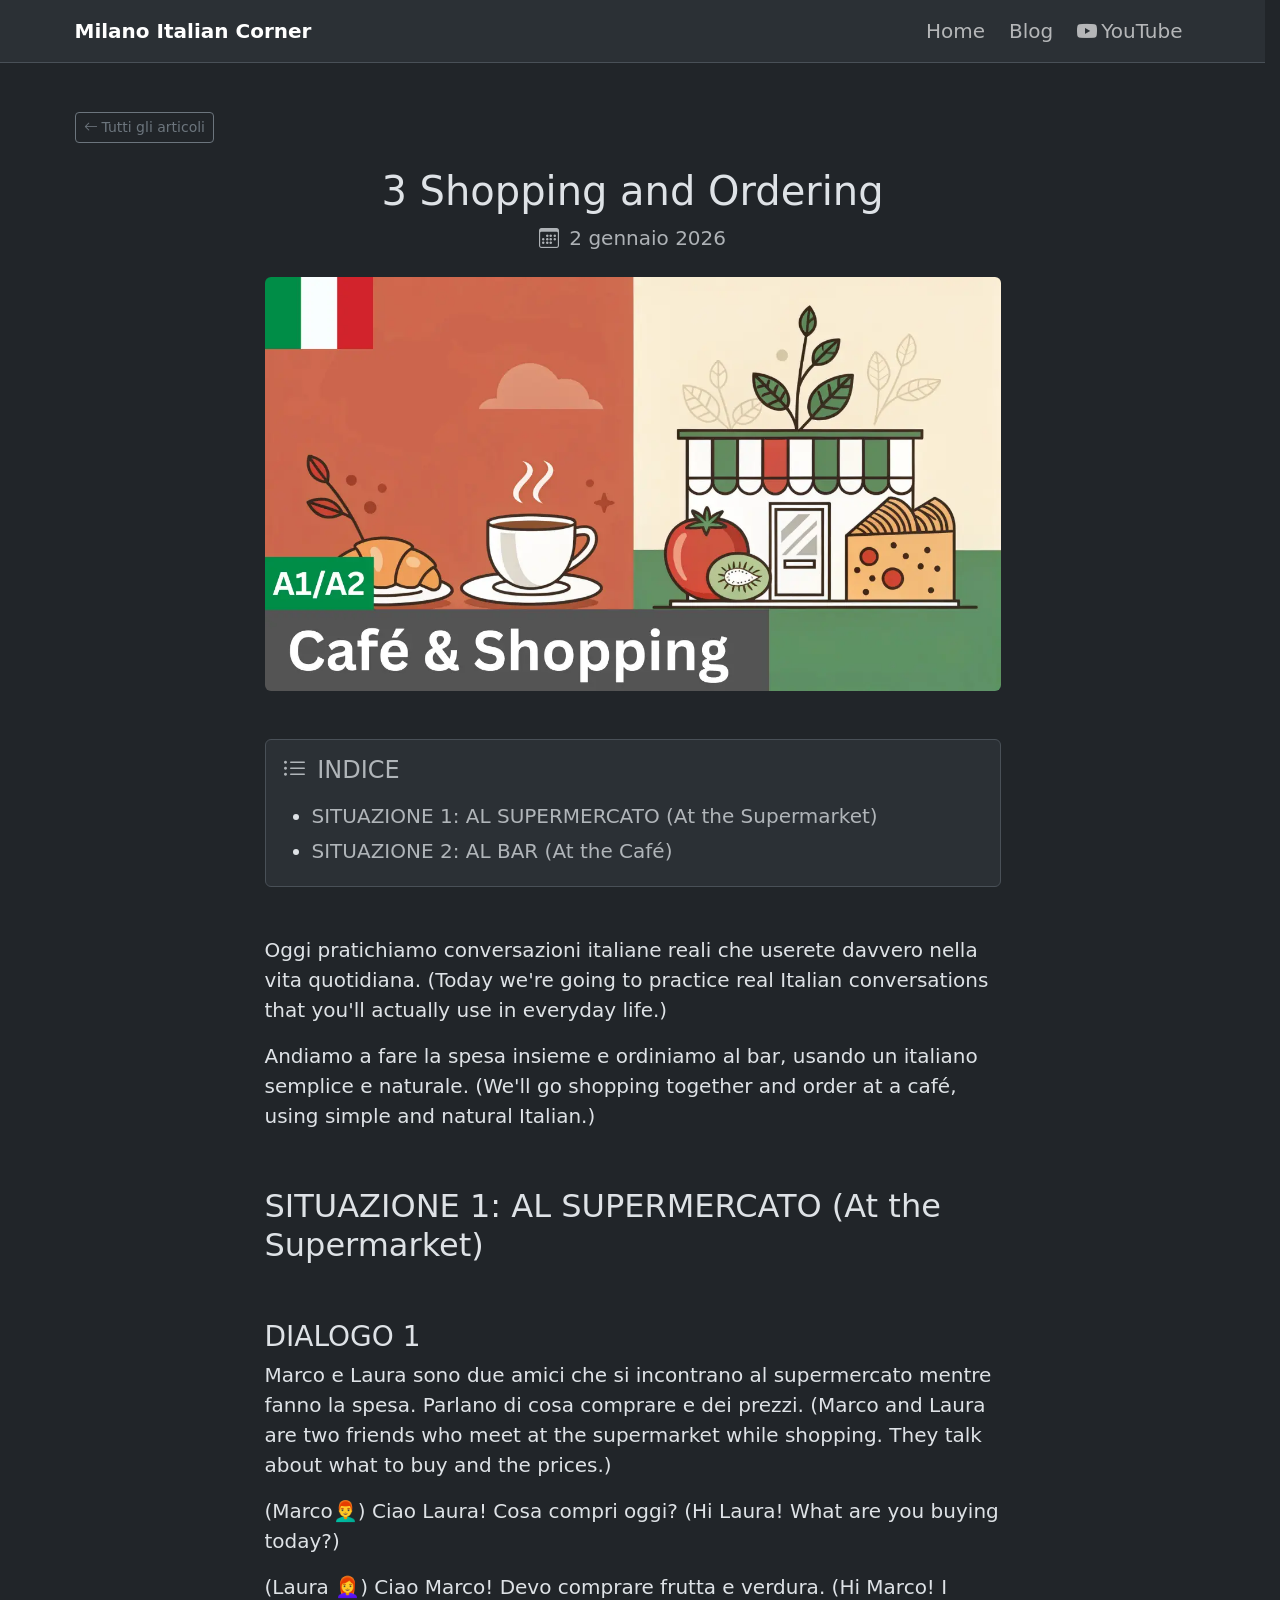
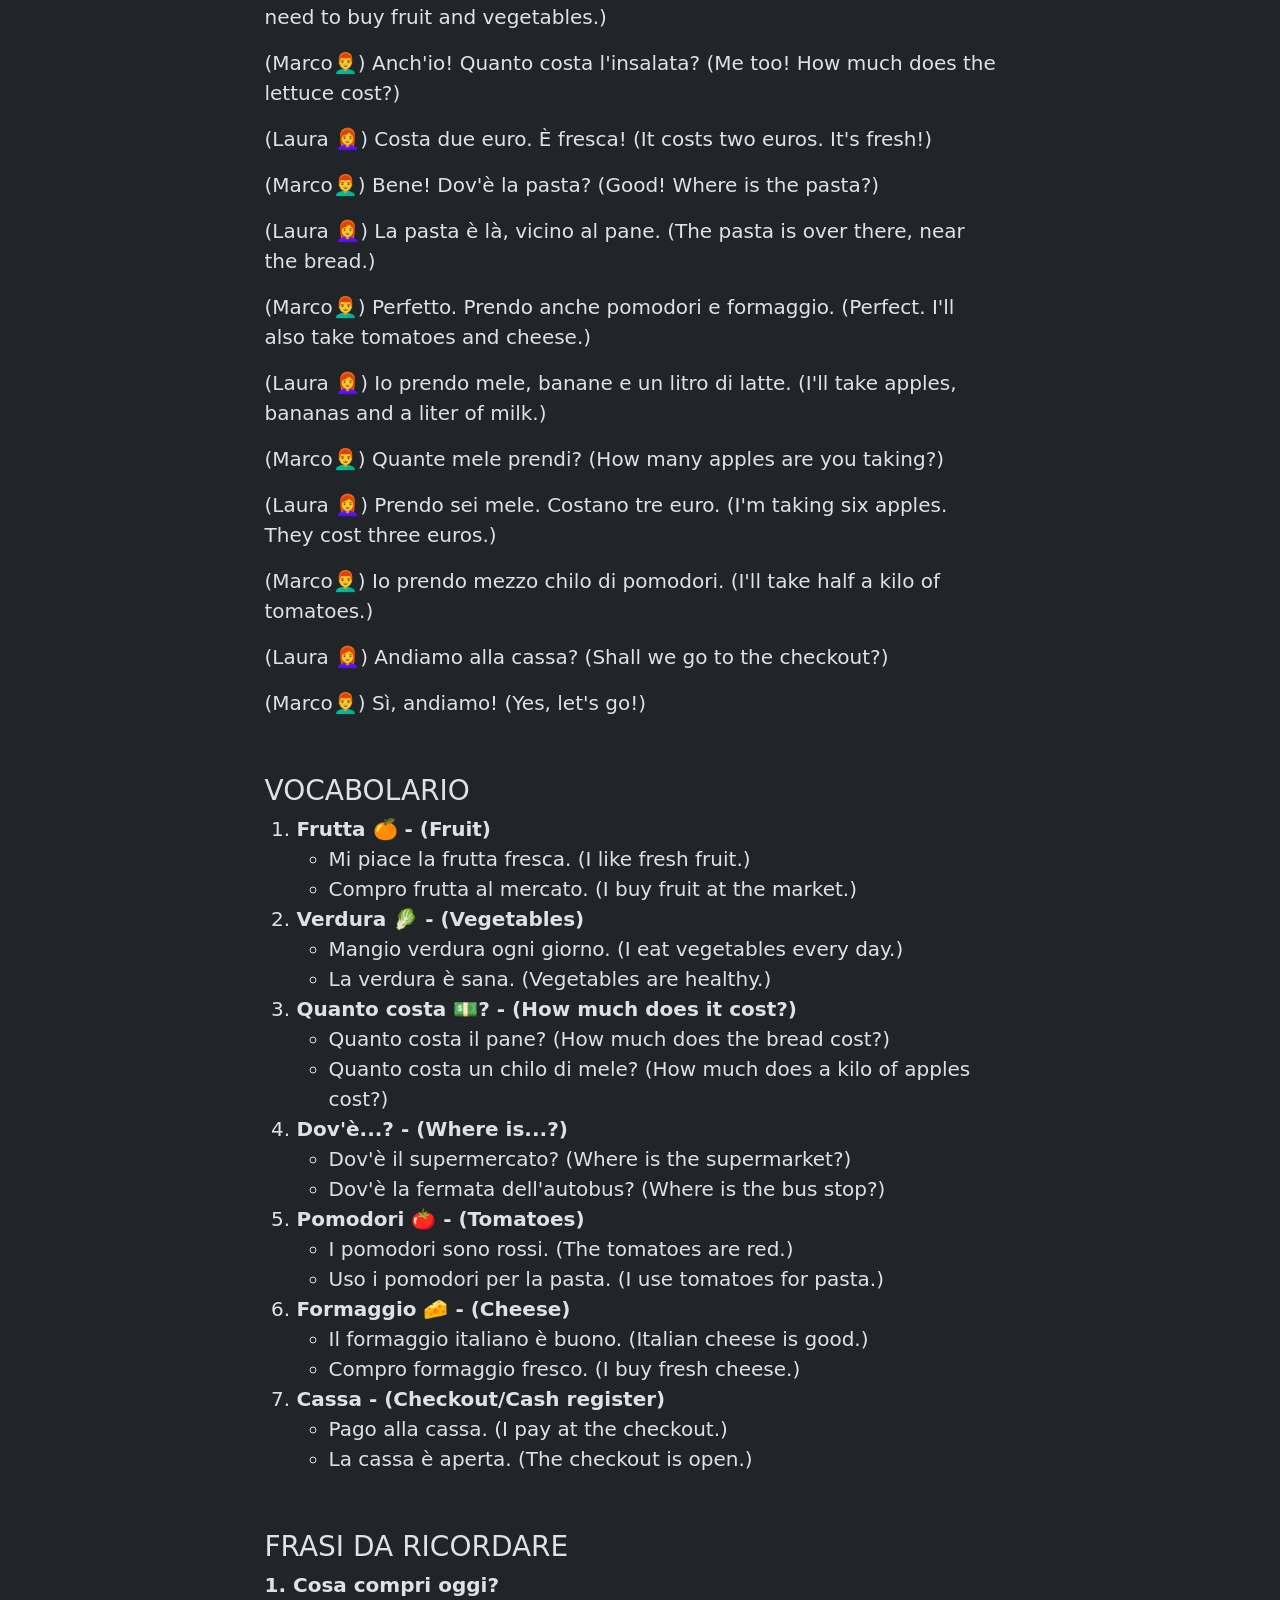
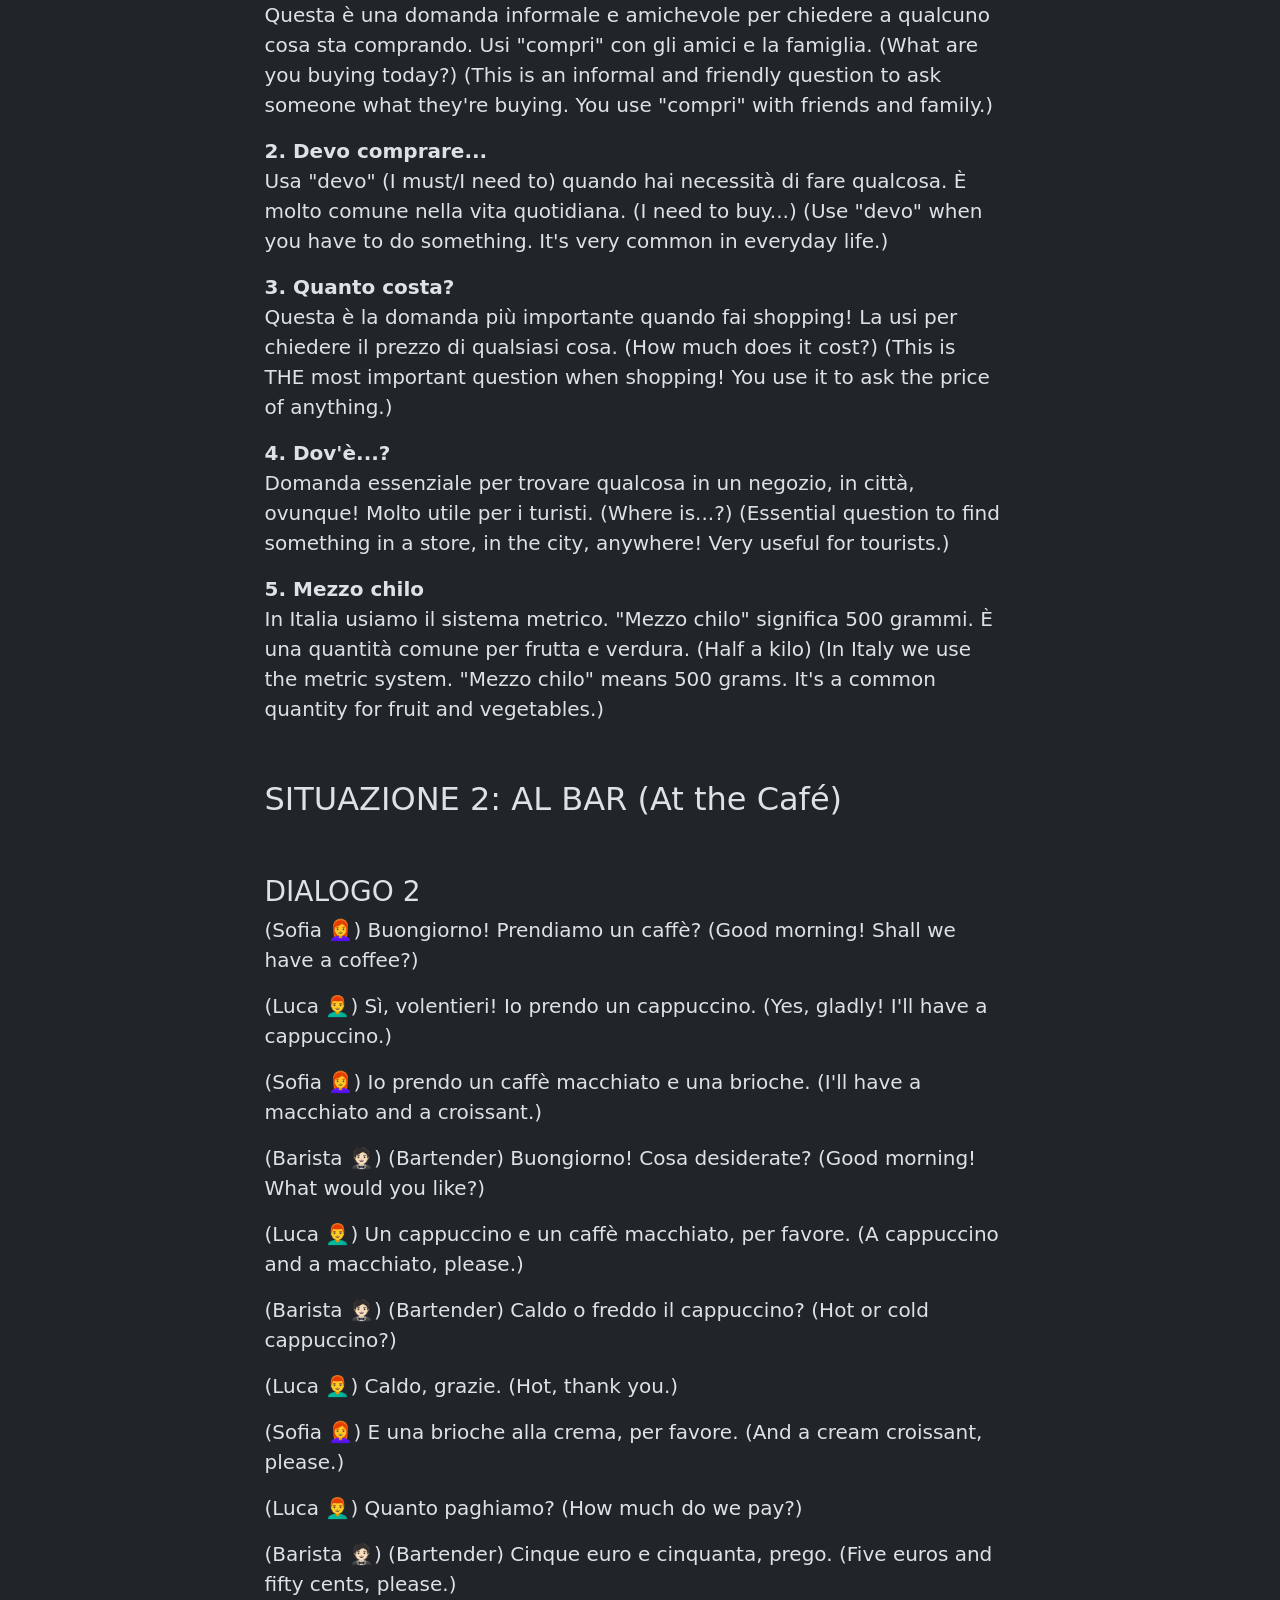
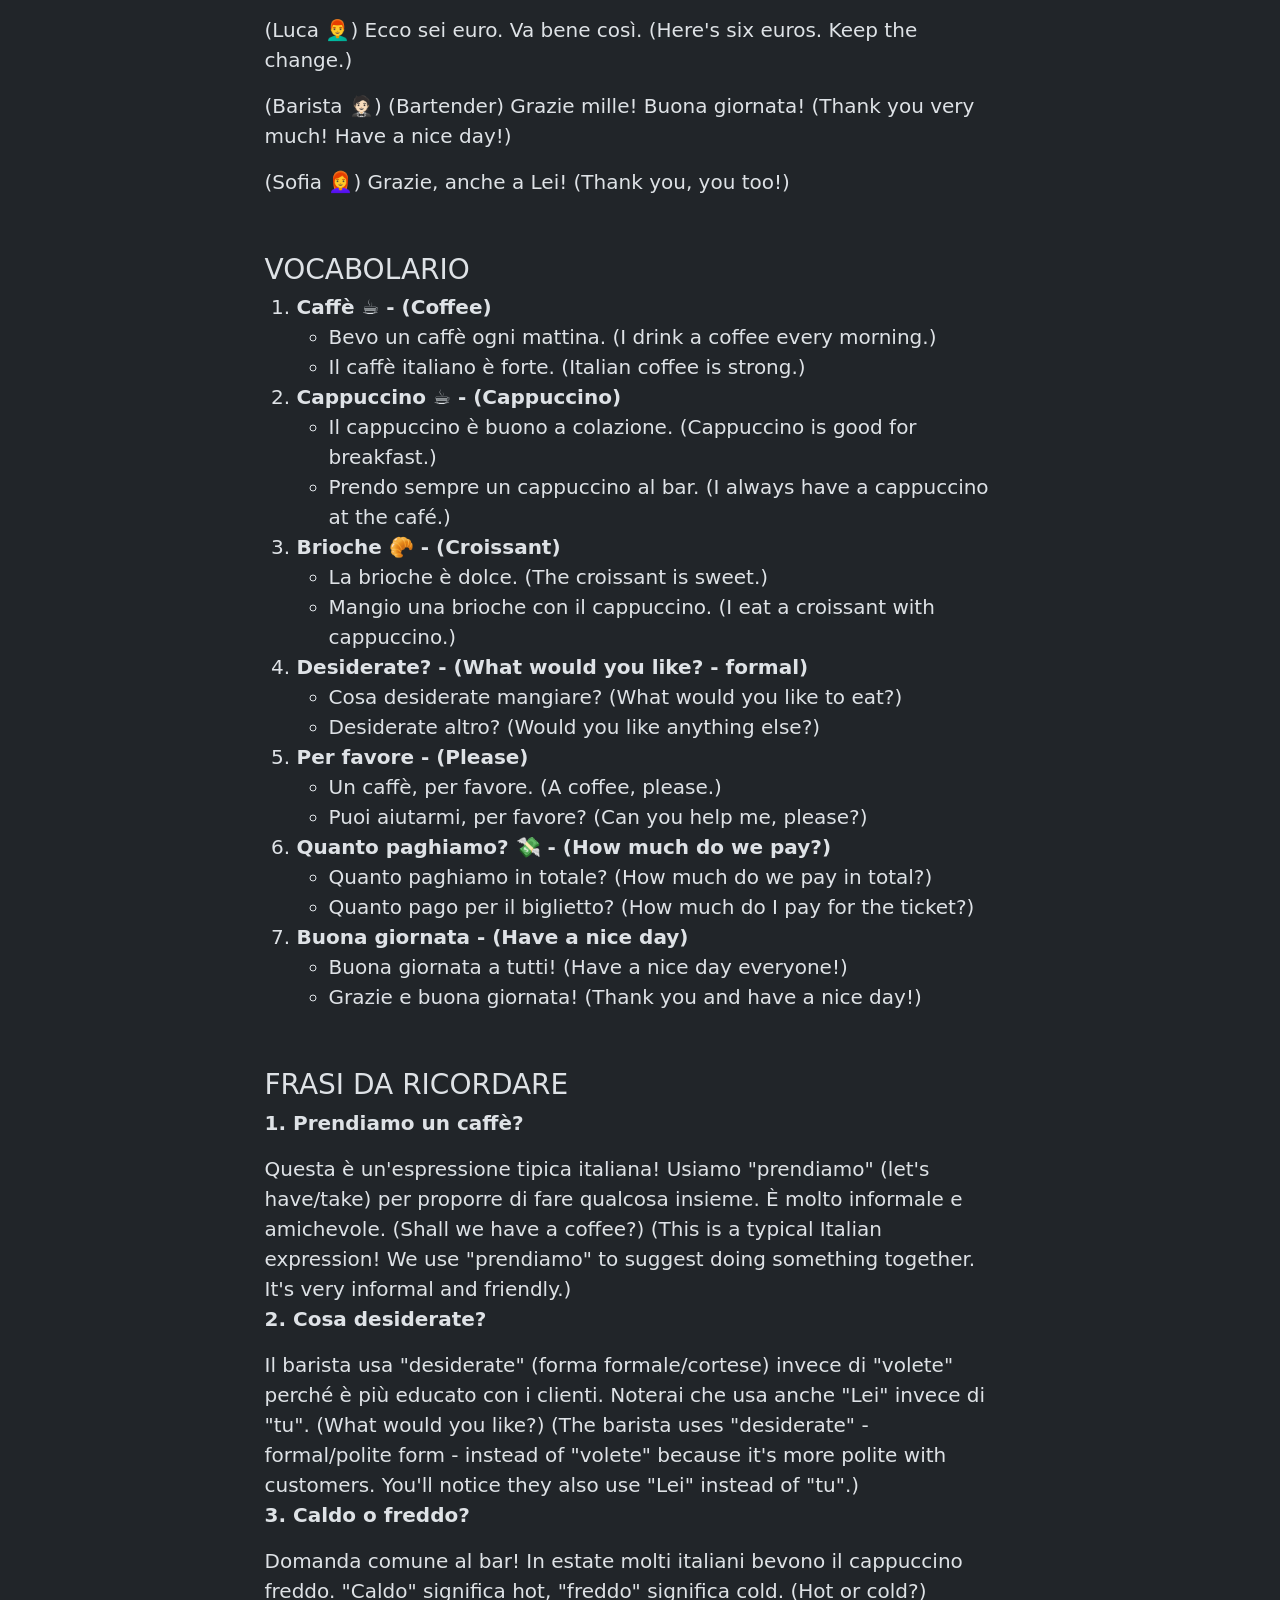
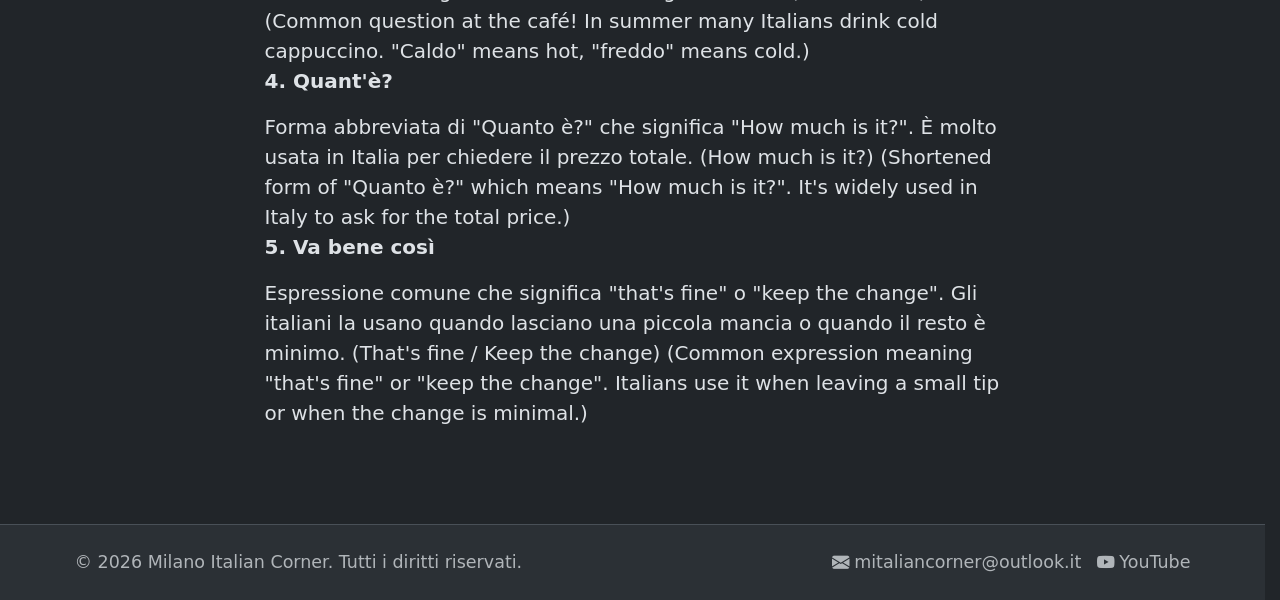
<file: blog/0003-shopping-and-ordering/index.html>
<!DOCTYPE html><html lang="it" data-bs-theme="dark"> <head><!-- 
      preconnect Ottimizza le connessioni esterne 
      I file di Bootstrap vengono caricati da cdn.jsdelivr.net. Il browser perde tempo a "cercare" dove si trova questo server (DNS lookup) e a stabilire una connessione sicura.
      Soluzione: Aggiungi queste due righe in cima al tuo <head>, prima di ogni altra cosa: 
    --><link rel="preconnect" href="https://cdn.jsdelivr.net"><link rel="dns-prefetch" href="https://cdn.jsdelivr.net"><meta charset="UTF-8"><meta name="viewport" content="width=device-width, initial-scale=1.0"><meta name="generator" content="Astro v6.1.3"><title>3 Shopping and Ordering | Milano Italian Corner</title><meta name="description" content="Lezione 3 Shopping and Ordering"><link rel="canonical" href="https://mic.pphost.com.de/blog/0003-shopping-and-ordering/"><meta property="og:title" content="3 Shopping and Ordering | Milano Italian Corner"><meta property="og:description" content="Lezione 3 Shopping and Ordering"><meta property="og:url" content="https://mic.pphost.com.de/blog/0003-shopping-and-ordering/"><meta property="og:type" content="article"><meta property="og:site_name" content="Milano Italian Corner"><meta property="og:image" content="https://mic.pphost.com.de/images/cover/0003.webp"><meta property="article:published_time" content="2026-01-02"><meta name="twitter:card" content="summary_large_image"><meta name="twitter:title" content="3 Shopping and Ordering | Milano Italian Corner"><meta name="twitter:description" content="Lezione 3 Shopping and Ordering"><meta name="twitter:image" content="https://mic.pphost.com.de/images/cover/0003.webp"><link rel="sitemap" href="/sitemap-index.xml"><link rel="icon" href="data:,"><!-- blank favicon --><link href="https://cdn.jsdelivr.net/npm/bootstrap@5.3.8/dist/css/bootstrap.min.css" rel="stylesheet" integrity="sha384-sRIl4kxILFvY47J16cr9ZwB07vP4J8+LH7qKQnuqkuIAvNWLzeN8tE5YBujZqJLB" crossorigin="anonymous"><link rel="stylesheet" href="https://cdn.jsdelivr.net/npm/bootstrap-icons@1.13.1/font/bootstrap-icons.min.css"><link rel="stylesheet" href="/styles/global.css"><script type="application/ld+json">{"@context":"https://schema.org","@type":"Article","name":"Milano Italian Corner","url":"https://mic.pphost.com.de","description":"Impara l'italiano parlato. Articoli, consigli e risorse per chi vuole migliorare la conversazione in italiano.","datePublished":"2026-01-02","author":{"@type":"Person","name":"Pablo"}}</script></head> <body> <nav class="navbar navbar-expand-lg sticky-top bg-body-tertiary border-bottom"> <div class="container"> <a class="navbar-brand fw-bold" href="/">Milano Italian Corner</a> <button class="navbar-toggler" type="button" data-bs-toggle="collapse" data-bs-target="#navbarNav" aria-controls="navbarNav" aria-expanded="false" aria-label="Toggle navigation"> <span class="navbar-toggler-icon"></span> </button> <div class="collapse navbar-collapse" id="navbarNav"> <ul class="navbar-nav ms-auto gap-2"> <li class="nav-item"> <a class="nav-link" href="/">Home</a> </li> <li class="nav-item"> <a class="nav-link" href="/blog">Blog</a> </li> <li class="nav-item"> <a class="nav-link" href="https://www.youtube.com/@mitaliancorner" target="_blank" rel="noopener noreferrer"> <i class="bi bi-youtube me-1"></i>YouTube
</a> </li> </ul> </div> </div> </nav> <main>  <article class="container py-5"> <div class="mb-4"> <a href="/blog" class="btn btn-outline-secondary btn-sm"> <i class="bi bi-arrow-left me-1"></i>Tutti gli articoli
</a> </div> <h1 class="mb-2 text-center">3 Shopping and Ordering</h1> <p class="text-body-secondary mb-4 text-center"> <i class="bi bi-calendar3 me-1"></i> <time datetime="2026-01-02">2 gennaio 2026</time> </p> <div class="row justify-content-center"> <div class="col-lg-8"> <img src="/images/cover/0003.webp" alt="Shopping and Ordering" class="article-cover rounded mb-4"> <nav id="toc-container" class="card bg-body-tertiary border mt-4 mb-5 p-3" aria-label="Indice dei contenuti"> <h2 class="h4 text-uppercase text-body-secondary mb-3"> <i class="bi bi-list-ul me-1"></i> Indice
</h2> <ul class="toc-list" id="toc-list"></ul> </nav> <div id="article-content">  <p>Oggi pratichiamo conversazioni italiane reali che userete davvero nella vita quotidiana. (Today we're going to practice real Italian conversations that you'll actually use in everyday life.)</p> <p>Andiamo a fare la spesa insieme e ordiniamo al bar, usando un italiano semplice e naturale. (We'll go shopping together and order at a café, using simple and natural Italian.)</p> <h2>SITUAZIONE 1: AL SUPERMERCATO (At the Supermarket)</h2> <h3>DIALOGO 1</h3> <p>Marco e Laura sono due amici che si incontrano al supermercato mentre fanno la spesa. Parlano di cosa comprare e dei prezzi.  (Marco and Laura are two friends who meet at the supermarket while shopping. They talk about what to buy and the prices.)</p> <p>(Marco👨‍🦰) Ciao Laura! Cosa compri oggi?  (Hi Laura! What are you buying today?)</p> <p>(Laura 👩‍🦰) Ciao Marco! Devo comprare frutta e verdura.  (Hi Marco! I need to buy fruit and vegetables.)</p> <p>(Marco👨‍🦰) Anch'io! Quanto costa l'insalata? (Me too! How much does the lettuce cost?)</p> <p>(Laura 👩‍🦰) Costa due euro. È fresca! (It costs two euros. It's fresh!)</p> <p>(Marco👨‍🦰) Bene! Dov'è la pasta? (Good! Where is the pasta?)</p> <p>(Laura 👩‍🦰) La pasta è là, vicino al pane. (The pasta is over there, near the bread.)</p> <p>(Marco👨‍🦰) Perfetto. Prendo anche pomodori e formaggio. (Perfect. I'll also take tomatoes and cheese.)</p> <p>(Laura 👩‍🦰) Io prendo mele, banane e un litro di latte. (I'll take apples, bananas and a liter of milk.)</p> <p>(Marco👨‍🦰) Quante mele prendi? (How many apples are you taking?)</p> <p>(Laura 👩‍🦰) Prendo sei mele. Costano tre euro. (I'm taking six apples. They cost three euros.)</p> <p>(Marco👨‍🦰) Io prendo mezzo chilo di pomodori. (I'll take half a kilo of tomatoes.)</p> <p>(Laura 👩‍🦰) Andiamo alla cassa? (Shall we go to the checkout?)</p> <p>(Marco👨‍🦰) Sì, andiamo! (Yes, let's go!)</p> <h3>VOCABOLARIO</h3> <ol> <li> <strong>Frutta 🍊 - (Fruit)</strong> <ul> <li>Mi piace la frutta fresca. (I like fresh fruit.)</li> <li>Compro frutta al mercato. (I buy fruit at the market.)</li> </ul> </li> <li> <strong>Verdura 🥬 - (Vegetables)</strong> <ul> <li>Mangio verdura ogni giorno. (I eat vegetables every day.)</li> <li>La verdura è sana. (Vegetables are healthy.)</li> </ul> </li> <li> <strong>Quanto costa 💵?  - (How much does it cost?)</strong> <ul> <li>Quanto costa il pane? (How much does the bread cost?)</li> <li>Quanto costa un chilo di mele? (How much does a kilo of apples cost?)</li> </ul> </li> <li> <strong>Dov'è...? - (Where is...?)</strong> <ul> <li>Dov'è il supermercato? (Where is the supermarket?)</li> <li>Dov'è la fermata dell'autobus? (Where is the bus stop?)</li> </ul> </li> <li> <strong>Pomodori 🍅 - (Tomatoes)</strong> <ul> <li>I pomodori sono rossi. (The tomatoes are red.)</li> <li>Uso i pomodori per la pasta. (I use tomatoes for pasta.)</li> </ul> </li> <li> <strong>Formaggio 🧀 - (Cheese)</strong> <ul> <li>Il formaggio italiano è buono. (Italian cheese is good.)</li> <li>Compro formaggio fresco. (I buy fresh cheese.)</li> </ul> </li> <li> <strong>Cassa - (Checkout/Cash register)</strong> <ul> <li>Pago alla cassa. (I pay at the checkout.)</li> <li>La cassa è aperta. (The checkout is open.)</li> </ul> </li> </ol> <h3>FRASI DA RICORDARE</h3> <p> <strong>1. Cosa compri oggi? </strong> <br> <span>Questa è una domanda informale e amichevole per chiedere a qualcuno cosa sta comprando. Usi "compri" con gli amici e la famiglia. (What are you buying today?) (This is an informal and friendly question to ask someone what they're buying. You use "compri" with friends and family.)</span> </p> <p> <strong>2. Devo comprare... </strong> <br> <span>Usa "devo" (I must/I need to) quando hai necessità di fare qualcosa. È molto comune nella vita quotidiana. (I need to buy...) (Use "devo" when you have to do something. It's very common in everyday life.)</span> </p> <p> <strong>3. Quanto costa? </strong> <br> <span>Questa è la domanda più importante quando fai shopping! La usi per chiedere il prezzo di qualsiasi cosa. (How much does it cost?) (This is THE most important question when shopping! You use it to ask the price of anything.)</span> </p> <p> <strong>4. Dov'è...? </strong> <br> <span>Domanda essenziale per trovare qualcosa in un negozio, in città, ovunque! Molto utile per i turisti. (Where is...?) (Essential question to find something in a store, in the city, anywhere! Very useful for tourists.)</span> </p> <p> <strong>5. Mezzo chilo </strong> <br> <span>In Italia usiamo il sistema metrico. "Mezzo chilo" significa 500 grammi. È una quantità comune per frutta e verdura. (Half a kilo) (In Italy we use the metric system. "Mezzo chilo" means 500 grams. It's a common quantity for fruit and vegetables.)</span> </p> <h2>SITUAZIONE 2: AL BAR (At the Café)</h2> <h3>DIALOGO 2</h3> <p>(Sofia 👩‍🦰)  Buongiorno! Prendiamo un caffè?  (Good morning! Shall we have a coffee?)</p> <p>(Luca 👨‍🦰)  Sì, volentieri! Io prendo un cappuccino.  (Yes, gladly! I'll have a cappuccino.)</p> <p>(Sofia 👩‍🦰) Io prendo un caffè macchiato e una brioche. (I'll have a macchiato and a croissant.)</p> <p>(Barista 🤵🏻)  (Bartender) Buongiorno! Cosa desiderate? (Good morning! What would you like?)</p> <p>(Luca 👨‍🦰) Un cappuccino e un caffè macchiato, per favore. (A cappuccino and a macchiato, please.)</p> <p>(Barista 🤵🏻)  (Bartender) Caldo o freddo il cappuccino? (Hot or cold cappuccino?)</p> <p>(Luca 👨‍🦰) Caldo, grazie. (Hot, thank you.)</p> <p>(Sofia 👩‍🦰) E una brioche alla crema, per favore. (And a cream croissant, please.)</p> <p>(Luca 👨‍🦰) Quanto paghiamo? (How much do we pay?)</p> <p>(Barista 🤵🏻)  (Bartender) Cinque euro e cinquanta, prego. (Five euros and fifty cents, please.)</p> <p>(Luca 👨‍🦰) Ecco sei euro. Va bene così. (Here's six euros. Keep the change.)</p> <p>(Barista 🤵🏻)  (Bartender) Grazie mille! Buona giornata! (Thank you very much! Have a nice day!)</p> <p>(Sofia 👩‍🦰) Grazie, anche a Lei! (Thank you, you too!)</p> <h3>VOCABOLARIO</h3> <ol> <li> <strong>Caffè ☕ - (Coffee)</strong> <ul> <li>Bevo un caffè ogni mattina. (I drink a coffee every morning.)</li> <li>Il caffè italiano è forte. (Italian coffee is strong.)</li> </ul> </li> <li> <strong>Cappuccino ☕︎ - (Cappuccino)</strong> <ul> <li>Il cappuccino è buono a colazione. (Cappuccino is good for breakfast.)</li> <li>Prendo sempre un cappuccino al bar. (I always have a cappuccino at the café.)</li> </ul> </li> <li> <strong>Brioche 🥐 - (Croissant)</strong> <ul> <li>La brioche è dolce. (The croissant is sweet.)</li> <li>Mangio una brioche con il cappuccino. (I eat a croissant with cappuccino.)</li> </ul> </li> <li> <strong>Desiderate? - (What would you like? - formal)</strong> <ul> <li>Cosa desiderate mangiare? (What would you like to eat?)</li> <li>Desiderate altro? (Would you like anything else?)</li> </ul> </li> <li> <strong>Per favore - (Please)</strong> <ul> <li>Un caffè, per favore. (A coffee, please.)</li> <li>Puoi aiutarmi, per favore? (Can you help me, please?)</li> </ul> </li> <li> <strong>Quanto paghiamo? 💸 - (How much do we pay?)</strong> <ul> <li>Quanto paghiamo in totale? (How much do we pay in total?)</li> <li>Quanto pago per il biglietto? (How much do I pay for the ticket?)</li> </ul> </li> <li> <strong>Buona giornata - (Have a nice day)</strong> <ul> <li>Buona giornata a tutti! (Have a nice day everyone!)</li> <li>Grazie e buona giornata! (Thank you and have a nice day!)</li> </ul> </li> </ol> <h3>FRASI DA RICORDARE</h3> <p> <strong>1. Prendiamo un caffè? </strong> <br> </p><div>Questa è un'espressione tipica italiana! Usiamo "prendiamo" (let's have/take) per proporre di fare qualcosa insieme. È molto informale e amichevole. (Shall we have a coffee?) (This is a typical Italian expression! We use "prendiamo" to suggest doing something together. It's very informal and friendly.)</div>  <p> <strong>2. Cosa desiderate? </strong> <br> </p><div>Il barista usa "desiderate" (forma formale/cortese) invece di "volete" perché è più educato con i clienti. Noterai che usa anche "Lei" invece di "tu". (What would you like?) (The barista uses "desiderate" - formal/polite form - instead of "volete" because it's more polite with customers. You'll notice they also use "Lei" instead of "tu".)</div>  <p> <strong>3. Caldo o freddo? </strong> <br> </p><div>Domanda comune al bar! In estate molti italiani bevono il cappuccino freddo. "Caldo" significa hot, "freddo" significa cold. (Hot or cold?) (Common question at the café! In summer many Italians drink cold cappuccino. "Caldo" means hot, "freddo" means cold.)</div>  <p> <strong>4. Quant'è? </strong> <br> </p><div>Forma abbreviata di "Quanto è?" che significa "How much is it?". È molto usata in Italia per chiedere il prezzo totale. (How much is it?) (Shortened form of "Quanto è?" which means "How much is it?". It's widely used in Italy to ask for the total price.)</div>  <p> <strong>5. Va bene così </strong> <br> </p><div>Espressione comune che significa "that's fine" o "keep the change". Gli italiani la usano quando lasciano una piccola mancia o quando il resto è minimo. (That's fine / Keep the change) (Common expression meaning "that's fine" or "keep the change". Italians use it when leaving a small tip or when the change is minimal.)</div>   </div> </div> </div> </article> <script type="module">const a=document.getElementById("article-content"),d=document.getElementById("toc-list"),r=document.getElementById("toc-container");if(a&&d&&r){const o=a.querySelectorAll("h2");o.length===0?r.style.display="none":o.forEach((e,n)=>{e.id||(e.id=`section-${n+1}`);const c=document.createElement("li"),t=document.createElement("a");t.href=`#${e.id}`,t.textContent=e.textContent??"",t.className="text-body-secondary",t.addEventListener("click",l=>{l.preventDefault();const i=document.getElementById(e.id);if(i){const s=i.getBoundingClientRect().top+window.scrollY-80;window.scrollTo({top:s,behavior:"smooth"})}}),c.appendChild(t),d.appendChild(c)})}document.addEventListener("DOMContentLoaded",()=>{document.querySelectorAll("pre").forEach(o=>{const e=document.createElement("button");e.innerHTML='<i class="bi bi-clipboard"></i>',e.className="copy-button",e.setAttribute("aria-label","Copia codice"),e.addEventListener("click",async()=>{const c=o.querySelector("code")?.innerText??o.innerText;try{if(navigator.clipboard&&window.isSecureContext)await navigator.clipboard.writeText(c);else{const t=document.createElement("textarea");t.value=c,t.style.cssText="position:fixed;opacity:0;pointer-events:none",document.body.appendChild(t),t.select(),document.execCommand("copy"),document.body.removeChild(t)}e.classList.add("copied"),e.setAttribute("aria-label","Copiato!"),setTimeout(()=>{e.classList.remove("copied"),e.setAttribute("aria-label","Copia codice")},2e3)}catch(t){console.error("Errore durante la copia:",t)}});const n=document.createElement("div");n.className="pre-wrapper",o.parentNode&&(o.parentNode.insertBefore(n,o),n.appendChild(o),n.appendChild(e))})});</script>  </main> <footer class="bg-body-tertiary border-top py-4 mt-5"> <div class="container d-flex flex-column flex-md-row justify-content-between align-items-center gap-2 text-body-secondary small"> <span>&copy; 2026 Milano Italian Corner. Tutti i diritti riservati.</span> <div class="d-flex gap-3"> <a href="mailto:mitaliancorner@outlook.it" class="text-body-secondary text-decoration-none"> <i class="bi bi-envelope-fill me-1"></i>mitaliancorner@outlook.it </a> <a href="https://www.youtube.com/@mitaliancorner" target="_blank" rel="noopener noreferrer" class="text-body-secondary text-decoration-none"> <i class="bi bi-youtube me-1"></i>YouTube
</a> </div> </div> </footer> <script src="https://cdn.jsdelivr.net/npm/bootstrap@5.3.8/dist/js/bootstrap.bundle.min.js" integrity="sha384-FKyoEForCGlyvwx9Hj09JcYn3nv7wiPVlz7YYwJrWVcXK/BmnVDxM+D2scQbITxI" crossorigin="anonymous"></script> </body> </html>
</file>
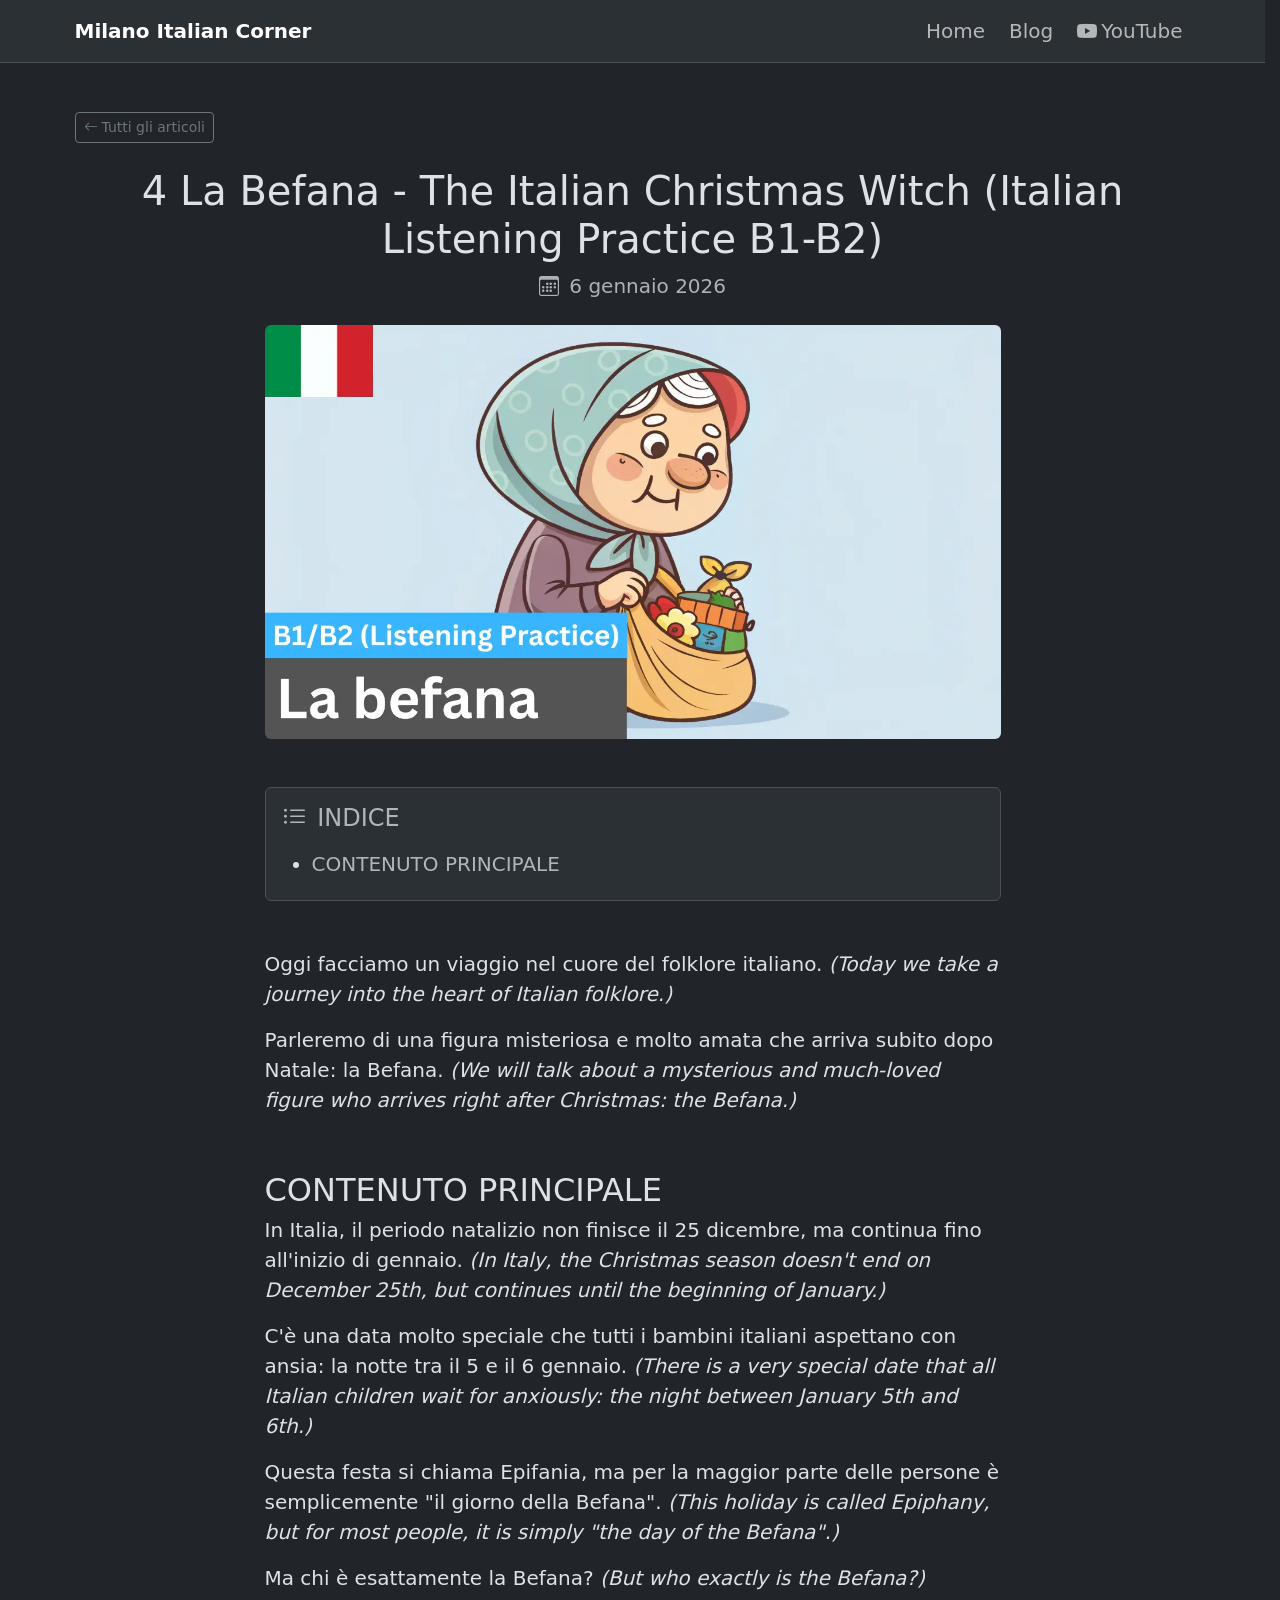
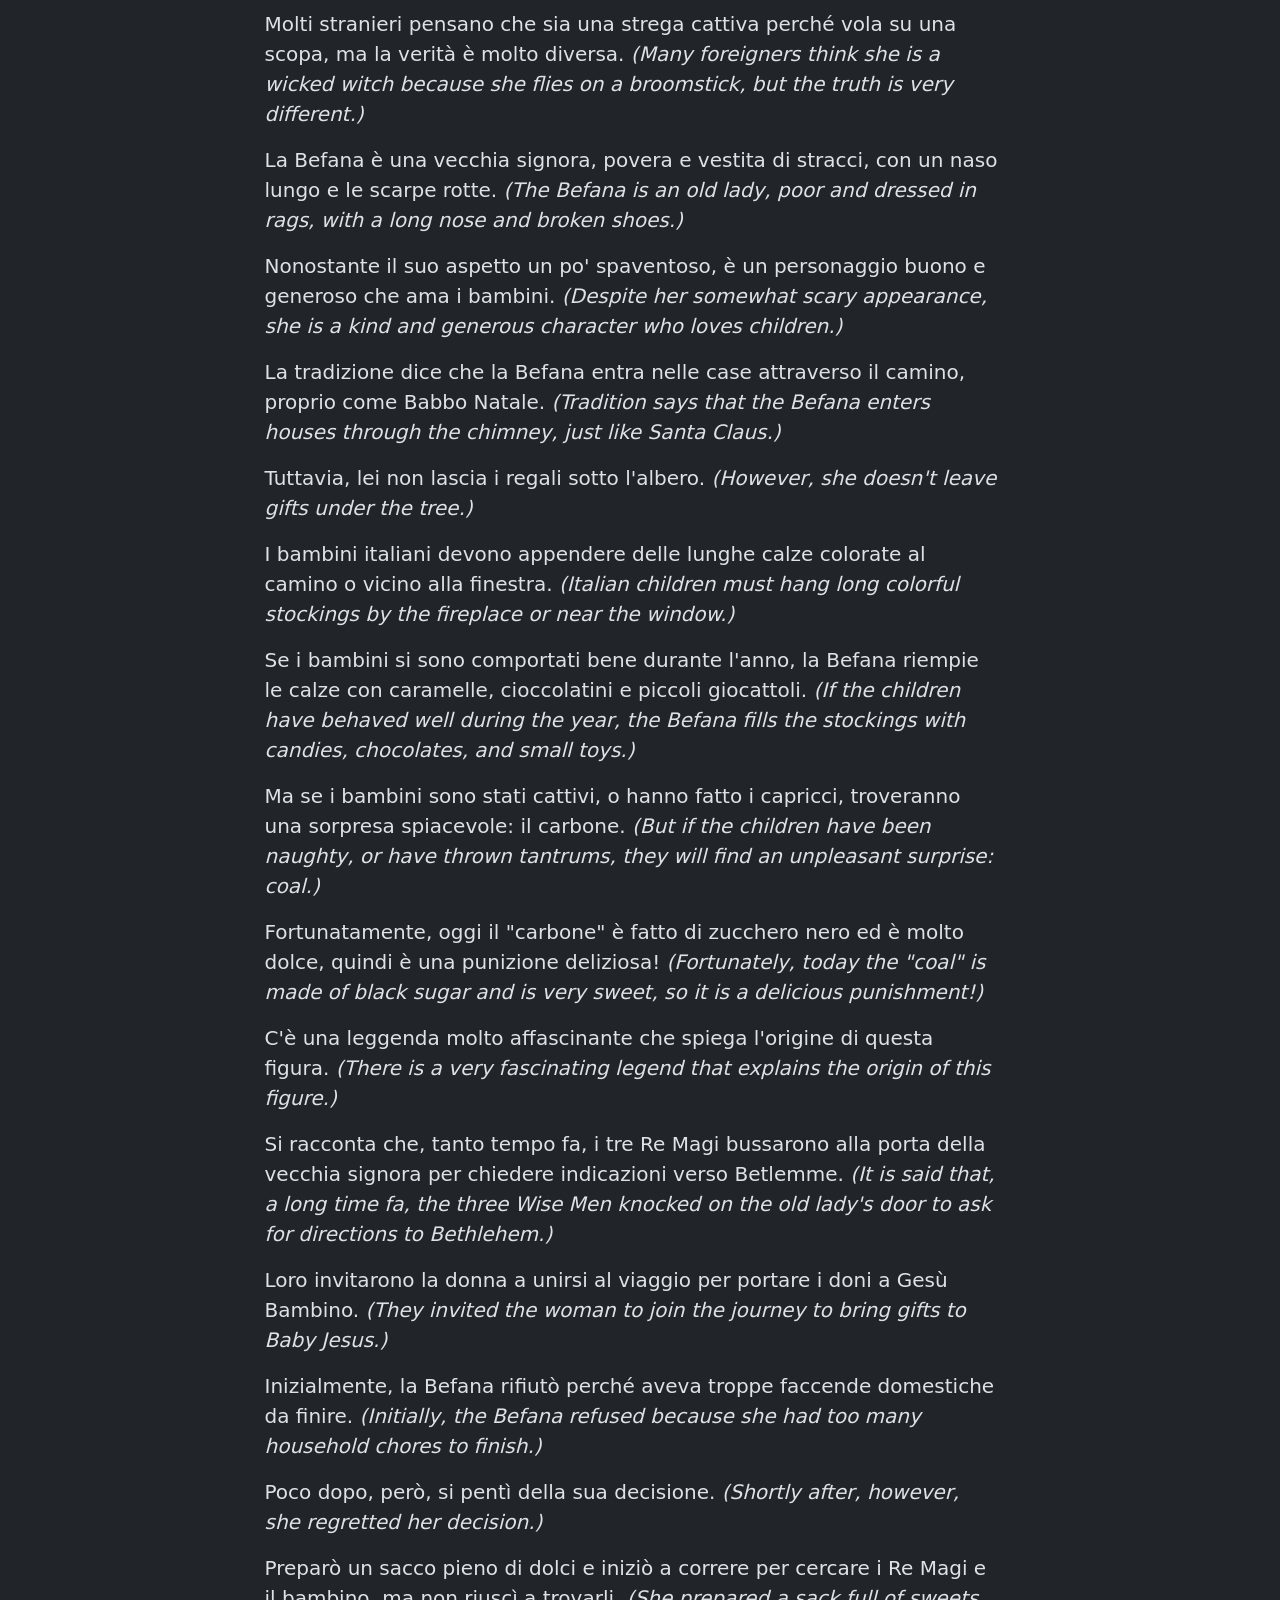
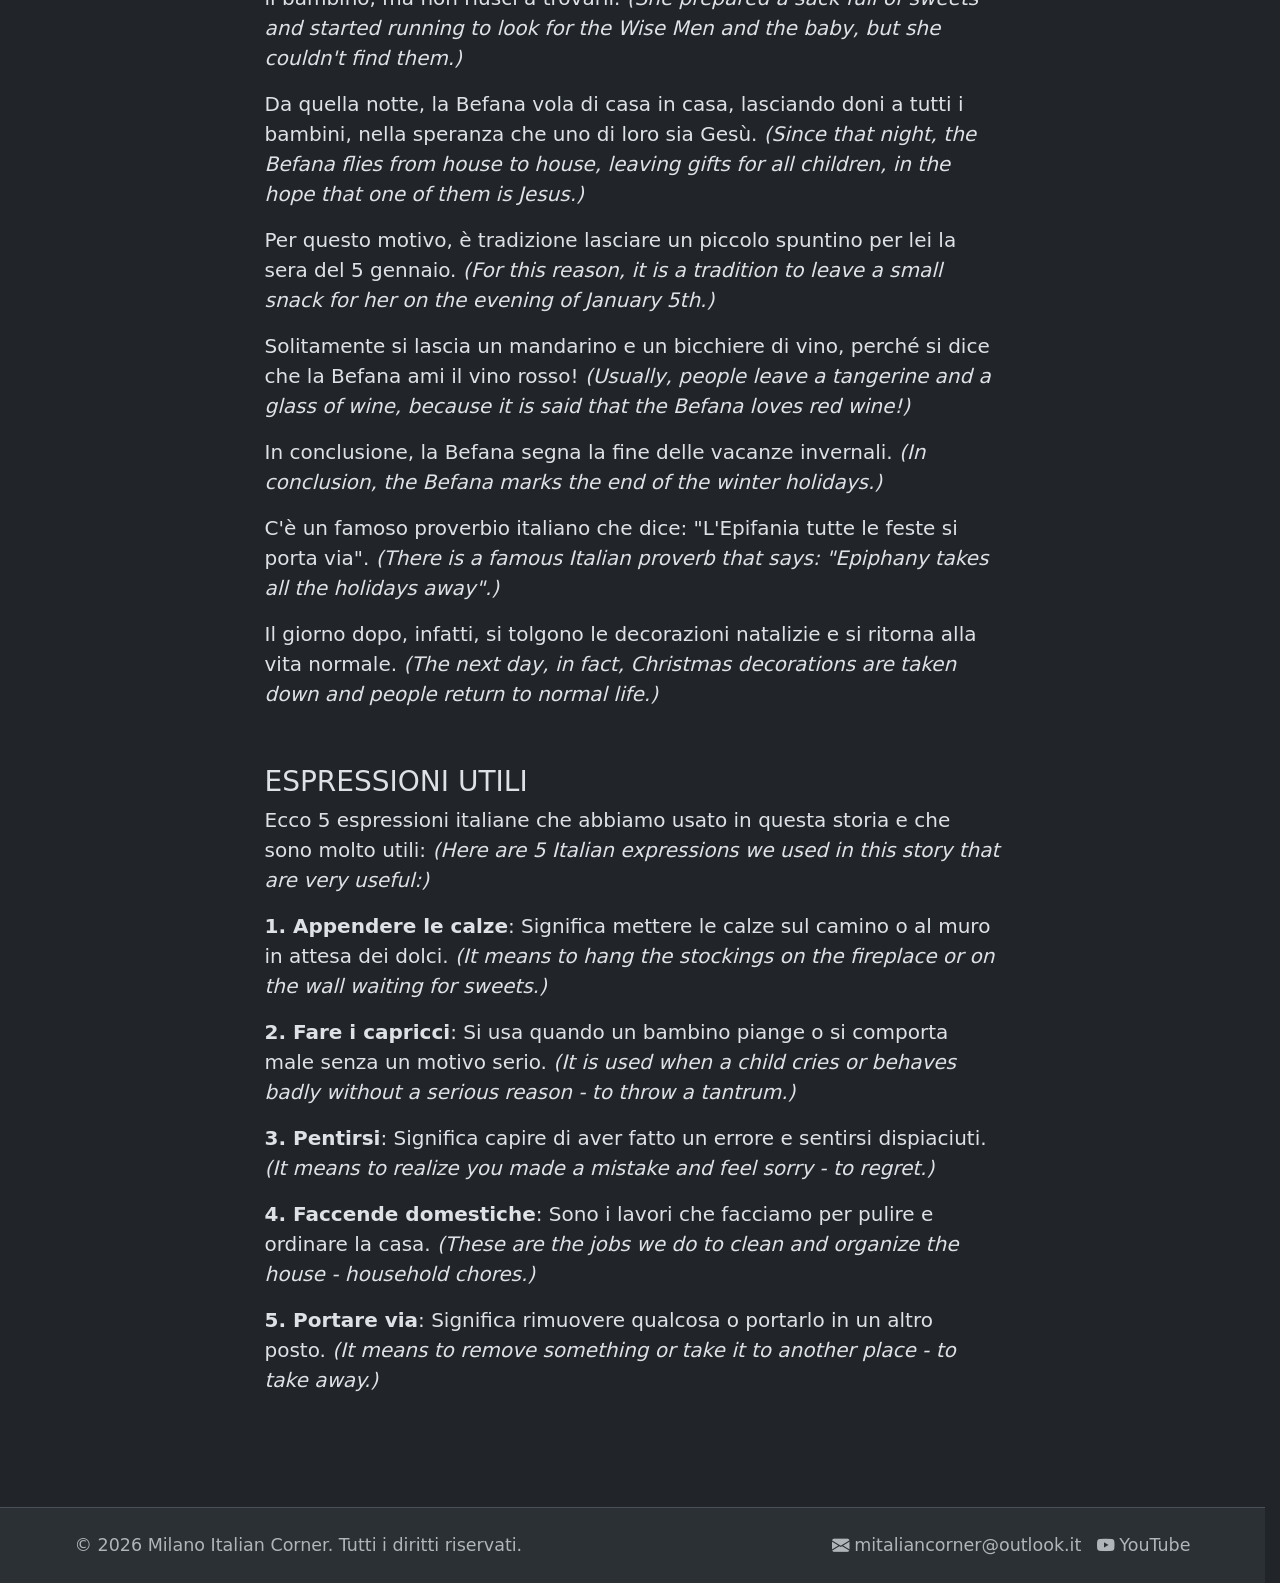
<file: blog/0004-la-befana-italian-christmas-witch/index.html>
<!DOCTYPE html><html lang="it" data-bs-theme="dark"> <head><!-- 
      preconnect Ottimizza le connessioni esterne 
      I file di Bootstrap vengono caricati da cdn.jsdelivr.net. Il browser perde tempo a "cercare" dove si trova questo server (DNS lookup) e a stabilire una connessione sicura.
      Soluzione: Aggiungi queste due righe in cima al tuo <head>, prima di ogni altra cosa: 
    --><link rel="preconnect" href="https://cdn.jsdelivr.net"><link rel="dns-prefetch" href="https://cdn.jsdelivr.net"><meta charset="UTF-8"><meta name="viewport" content="width=device-width, initial-scale=1.0"><meta name="generator" content="Astro v6.1.3"><title>4 La Befana - The Italian Christmas Witch (Italian Listening Practice B1-B2) | Milano Italian Corner</title><meta name="description" content="La Befana - The Italian Christmas Witch (Italian Listening Practice B1-B2)"><link rel="canonical" href="https://mic.pphost.com.de/blog/0004-la-befana-italian-christmas-witch/"><meta property="og:title" content="4 La Befana - The Italian Christmas Witch (Italian Listening Practice B1-B2) | Milano Italian Corner"><meta property="og:description" content="La Befana - The Italian Christmas Witch (Italian Listening Practice B1-B2)"><meta property="og:url" content="https://mic.pphost.com.de/blog/0004-la-befana-italian-christmas-witch/"><meta property="og:type" content="article"><meta property="og:site_name" content="Milano Italian Corner"><meta property="og:image" content="https://mic.pphost.com.de/images/cover/0004.webp"><meta property="article:published_time" content="2026-01-06"><meta name="twitter:card" content="summary_large_image"><meta name="twitter:title" content="4 La Befana - The Italian Christmas Witch (Italian Listening Practice B1-B2) | Milano Italian Corner"><meta name="twitter:description" content="La Befana - The Italian Christmas Witch (Italian Listening Practice B1-B2)"><meta name="twitter:image" content="https://mic.pphost.com.de/images/cover/0004.webp"><link rel="sitemap" href="/sitemap-index.xml"><link rel="icon" href="data:,"><!-- blank favicon --><link href="https://cdn.jsdelivr.net/npm/bootstrap@5.3.8/dist/css/bootstrap.min.css" rel="stylesheet" integrity="sha384-sRIl4kxILFvY47J16cr9ZwB07vP4J8+LH7qKQnuqkuIAvNWLzeN8tE5YBujZqJLB" crossorigin="anonymous"><link rel="stylesheet" href="https://cdn.jsdelivr.net/npm/bootstrap-icons@1.13.1/font/bootstrap-icons.min.css"><link rel="stylesheet" href="/styles/global.css"><script type="application/ld+json">{"@context":"https://schema.org","@type":"Article","name":"Milano Italian Corner","url":"https://mic.pphost.com.de","description":"Impara l'italiano parlato. Articoli, consigli e risorse per chi vuole migliorare la conversazione in italiano.","datePublished":"2026-01-06","author":{"@type":"Person","name":"Pablo"}}</script></head> <body> <nav class="navbar navbar-expand-lg sticky-top bg-body-tertiary border-bottom"> <div class="container"> <a class="navbar-brand fw-bold" href="/">Milano Italian Corner</a> <button class="navbar-toggler" type="button" data-bs-toggle="collapse" data-bs-target="#navbarNav" aria-controls="navbarNav" aria-expanded="false" aria-label="Toggle navigation"> <span class="navbar-toggler-icon"></span> </button> <div class="collapse navbar-collapse" id="navbarNav"> <ul class="navbar-nav ms-auto gap-2"> <li class="nav-item"> <a class="nav-link" href="/">Home</a> </li> <li class="nav-item"> <a class="nav-link" href="/blog">Blog</a> </li> <li class="nav-item"> <a class="nav-link" href="https://www.youtube.com/@mitaliancorner" target="_blank" rel="noopener noreferrer"> <i class="bi bi-youtube me-1"></i>YouTube
</a> </li> </ul> </div> </div> </nav> <main>  <article class="container py-5"> <div class="mb-4"> <a href="/blog" class="btn btn-outline-secondary btn-sm"> <i class="bi bi-arrow-left me-1"></i>Tutti gli articoli
</a> </div> <h1 class="mb-2 text-center">4 La Befana - The Italian Christmas Witch (Italian Listening Practice B1-B2)</h1> <p class="text-body-secondary mb-4 text-center"> <i class="bi bi-calendar3 me-1"></i> <time datetime="2026-01-06">6 gennaio 2026</time> </p> <div class="row justify-content-center"> <div class="col-lg-8"> <img src="/images/cover/0004.webp" alt="La Befana" class="article-cover rounded mb-4"> <nav id="toc-container" class="card bg-body-tertiary border mt-4 mb-5 p-3" aria-label="Indice dei contenuti"> <h2 class="h4 text-uppercase text-body-secondary mb-3"> <i class="bi bi-list-ul me-1"></i> Indice
</h2> <ul class="toc-list" id="toc-list"></ul> </nav> <div id="article-content">  <p>Oggi facciamo un viaggio nel cuore del folklore italiano. <i>(Today we take a journey into the heart of Italian folklore.)</i></p> <p>Parleremo di una figura misteriosa e molto amata che arriva subito dopo Natale: la Befana. <i>(We will talk about a mysterious and much-loved figure who arrives right after Christmas: the Befana.)</i></p> <h2>CONTENUTO PRINCIPALE</h2> <p>In Italia, il periodo natalizio non finisce il 25 dicembre, ma continua fino all'inizio di gennaio. <i>(In Italy, the Christmas season doesn't end on December 25th, but continues until the beginning of January.)</i></p> <p>C'è una data molto speciale che tutti i bambini italiani aspettano con ansia: la notte tra il 5 e il 6 gennaio. <i>(There is a very special date that all Italian children wait for anxiously: the night between January 5th and 6th.)</i></p> <p>Questa festa si chiama Epifania, ma per la maggior parte delle persone è semplicemente "il giorno della Befana". <i>(This holiday is called Epiphany, but for most people, it is simply "the day of the Befana".)</i></p> <p>Ma chi è esattamente la Befana? <i>(But who exactly is the Befana?)</i></p> <p>Molti stranieri pensano che sia una strega cattiva perché vola su una scopa, ma la verità è molto diversa. <i>(Many foreigners think she is a wicked witch because she flies on a broomstick, but the truth is very different.)</i></p> <p>La Befana è una vecchia signora, povera e vestita di stracci, con un naso lungo e le scarpe rotte. <i>(The Befana is an old lady, poor and dressed in rags, with a long nose and broken shoes.)</i></p> <p>Nonostante il suo aspetto un po' spaventoso, è un personaggio buono e generoso che ama i bambini. <i>(Despite her somewhat scary appearance, she is a kind and generous character who loves children.)</i></p> <p>La tradizione dice che la Befana entra nelle case attraverso il camino, proprio come Babbo Natale. <i>(Tradition says that the Befana enters houses through the chimney, just like Santa Claus.)</i></p> <p>Tuttavia, lei non lascia i regali sotto l'albero. <i>(However, she doesn't leave gifts under the tree.)</i></p> <p>I bambini italiani devono appendere delle lunghe calze colorate al camino o vicino alla finestra. <i>(Italian children must hang long colorful stockings by the fireplace or near the window.)</i></p> <p>Se i bambini si sono comportati bene durante l'anno, la Befana riempie le calze con caramelle, cioccolatini e piccoli giocattoli. <i>(If the children have behaved well during the year, the Befana fills the stockings with candies, chocolates, and small toys.)</i></p> <p>Ma se i bambini sono stati cattivi, o hanno fatto i capricci, troveranno una sorpresa spiacevole: il carbone. <i>(But if the children have been naughty, or have thrown tantrums, they will find an unpleasant surprise: coal.)</i></p> <p>Fortunatamente, oggi il "carbone" è fatto di zucchero nero ed è molto dolce, quindi è una punizione deliziosa! <i>(Fortunately, today the "coal" is made of black sugar and is very sweet, so it is a delicious punishment!)</i></p> <p>C'è una leggenda molto affascinante che spiega l'origine di questa figura. <i>(There is a very fascinating legend that explains the origin of this figure.)</i></p> <p>Si racconta che, tanto tempo fa, i tre Re Magi bussarono alla porta della vecchia signora per chiedere indicazioni verso Betlemme. <i>(It is said that, a long time fa, the three Wise Men knocked on the old lady's door to ask for directions to Bethlehem.)</i></p> <p>Loro invitarono la donna a unirsi al viaggio per portare i doni a Gesù Bambino. <i>(They invited the woman to join the journey to bring gifts to Baby Jesus.)</i></p> <p>Inizialmente, la Befana rifiutò perché aveva troppe faccende domestiche da finire. <i>(Initially, the Befana refused because she had too many household chores to finish.)</i></p> <p>Poco dopo, però, si pentì della sua decisione. <i>(Shortly after, however, she regretted her decision.)</i></p> <p>Preparò un sacco pieno di dolci e iniziò a correre per cercare i Re Magi e il bambino, ma non riuscì a trovarli. <i>(She prepared a sack full of sweets and started running to look for the Wise Men and the baby, but she couldn't find them.)</i></p> <p>Da quella notte, la Befana vola di casa in casa, lasciando doni a tutti i bambini, nella speranza che uno di loro sia Gesù. <i>(Since that night, the Befana flies from house to house, leaving gifts for all children, in the hope that one of them is Jesus.)</i></p> <p>Per questo motivo, è tradizione lasciare un piccolo spuntino per lei la sera del 5 gennaio. <i>(For this reason, it is a tradition to leave a small snack for her on the evening of January 5th.)</i></p> <p>Solitamente si lascia un mandarino e un bicchiere di vino, perché si dice che la Befana ami il vino rosso! <i>(Usually, people leave a tangerine and a glass of wine, because it is said that the Befana loves red wine!)</i></p> <p>In conclusione, la Befana segna la fine delle vacanze invernali. <i>(In conclusion, the Befana marks the end of the winter holidays.)</i></p> <p>C'è un famoso proverbio italiano che dice: "L'Epifania tutte le feste si porta via". <i>(There is a famous Italian proverb that says: "Epiphany takes all the holidays away".)</i></p> <p>Il giorno dopo, infatti, si tolgono le decorazioni natalizie e si ritorna alla vita normale. <i>(The next day, in fact, Christmas decorations are taken down and people return to normal life.)</i></p> <h3>ESPRESSIONI UTILI</h3> <p>Ecco 5 espressioni italiane che abbiamo usato in questa storia e che sono molto utili: <i>(Here are 5 Italian expressions we used in this story that are very useful:)</i></p> <p><strong>1. Appendere le calze</strong>: Significa mettere le calze sul camino o al muro in attesa dei dolci. <i>(It means to hang the stockings on the fireplace or on the wall waiting for sweets.)</i></p> <p><strong>2. Fare i capricci</strong>: Si usa quando un bambino piange o si comporta male senza un motivo serio. <i>(It is used when a child cries or behaves badly without a serious reason - to throw a tantrum.)</i></p> <p><strong>3. Pentirsi</strong>: Significa capire di aver fatto un errore e sentirsi dispiaciuti. <i>(It means to realize you made a mistake and feel sorry - to regret.)</i></p> <p><strong>4. Faccende domestiche</strong>: Sono i lavori che facciamo per pulire e ordinare la casa. <i>(These are the jobs we do to clean and organize the house - household chores.)</i></p> <p><strong>5. Portare via</strong>: Significa rimuovere qualcosa o portarlo in un altro posto. <i>(It means to remove something or take it to another place - to take away.)</i></p>  </div> </div> </div> </article> <script type="module">const a=document.getElementById("article-content"),d=document.getElementById("toc-list"),r=document.getElementById("toc-container");if(a&&d&&r){const o=a.querySelectorAll("h2");o.length===0?r.style.display="none":o.forEach((e,n)=>{e.id||(e.id=`section-${n+1}`);const c=document.createElement("li"),t=document.createElement("a");t.href=`#${e.id}`,t.textContent=e.textContent??"",t.className="text-body-secondary",t.addEventListener("click",l=>{l.preventDefault();const i=document.getElementById(e.id);if(i){const s=i.getBoundingClientRect().top+window.scrollY-80;window.scrollTo({top:s,behavior:"smooth"})}}),c.appendChild(t),d.appendChild(c)})}document.addEventListener("DOMContentLoaded",()=>{document.querySelectorAll("pre").forEach(o=>{const e=document.createElement("button");e.innerHTML='<i class="bi bi-clipboard"></i>',e.className="copy-button",e.setAttribute("aria-label","Copia codice"),e.addEventListener("click",async()=>{const c=o.querySelector("code")?.innerText??o.innerText;try{if(navigator.clipboard&&window.isSecureContext)await navigator.clipboard.writeText(c);else{const t=document.createElement("textarea");t.value=c,t.style.cssText="position:fixed;opacity:0;pointer-events:none",document.body.appendChild(t),t.select(),document.execCommand("copy"),document.body.removeChild(t)}e.classList.add("copied"),e.setAttribute("aria-label","Copiato!"),setTimeout(()=>{e.classList.remove("copied"),e.setAttribute("aria-label","Copia codice")},2e3)}catch(t){console.error("Errore durante la copia:",t)}});const n=document.createElement("div");n.className="pre-wrapper",o.parentNode&&(o.parentNode.insertBefore(n,o),n.appendChild(o),n.appendChild(e))})});</script>  </main> <footer class="bg-body-tertiary border-top py-4 mt-5"> <div class="container d-flex flex-column flex-md-row justify-content-between align-items-center gap-2 text-body-secondary small"> <span>&copy; 2026 Milano Italian Corner. Tutti i diritti riservati.</span> <div class="d-flex gap-3"> <a href="mailto:mitaliancorner@outlook.it" class="text-body-secondary text-decoration-none"> <i class="bi bi-envelope-fill me-1"></i>mitaliancorner@outlook.it </a> <a href="https://www.youtube.com/@mitaliancorner" target="_blank" rel="noopener noreferrer" class="text-body-secondary text-decoration-none"> <i class="bi bi-youtube me-1"></i>YouTube
</a> </div> </div> </footer> <script src="https://cdn.jsdelivr.net/npm/bootstrap@5.3.8/dist/js/bootstrap.bundle.min.js" integrity="sha384-FKyoEForCGlyvwx9Hj09JcYn3nv7wiPVlz7YYwJrWVcXK/BmnVDxM+D2scQbITxI" crossorigin="anonymous"></script> </body> </html>
</file>
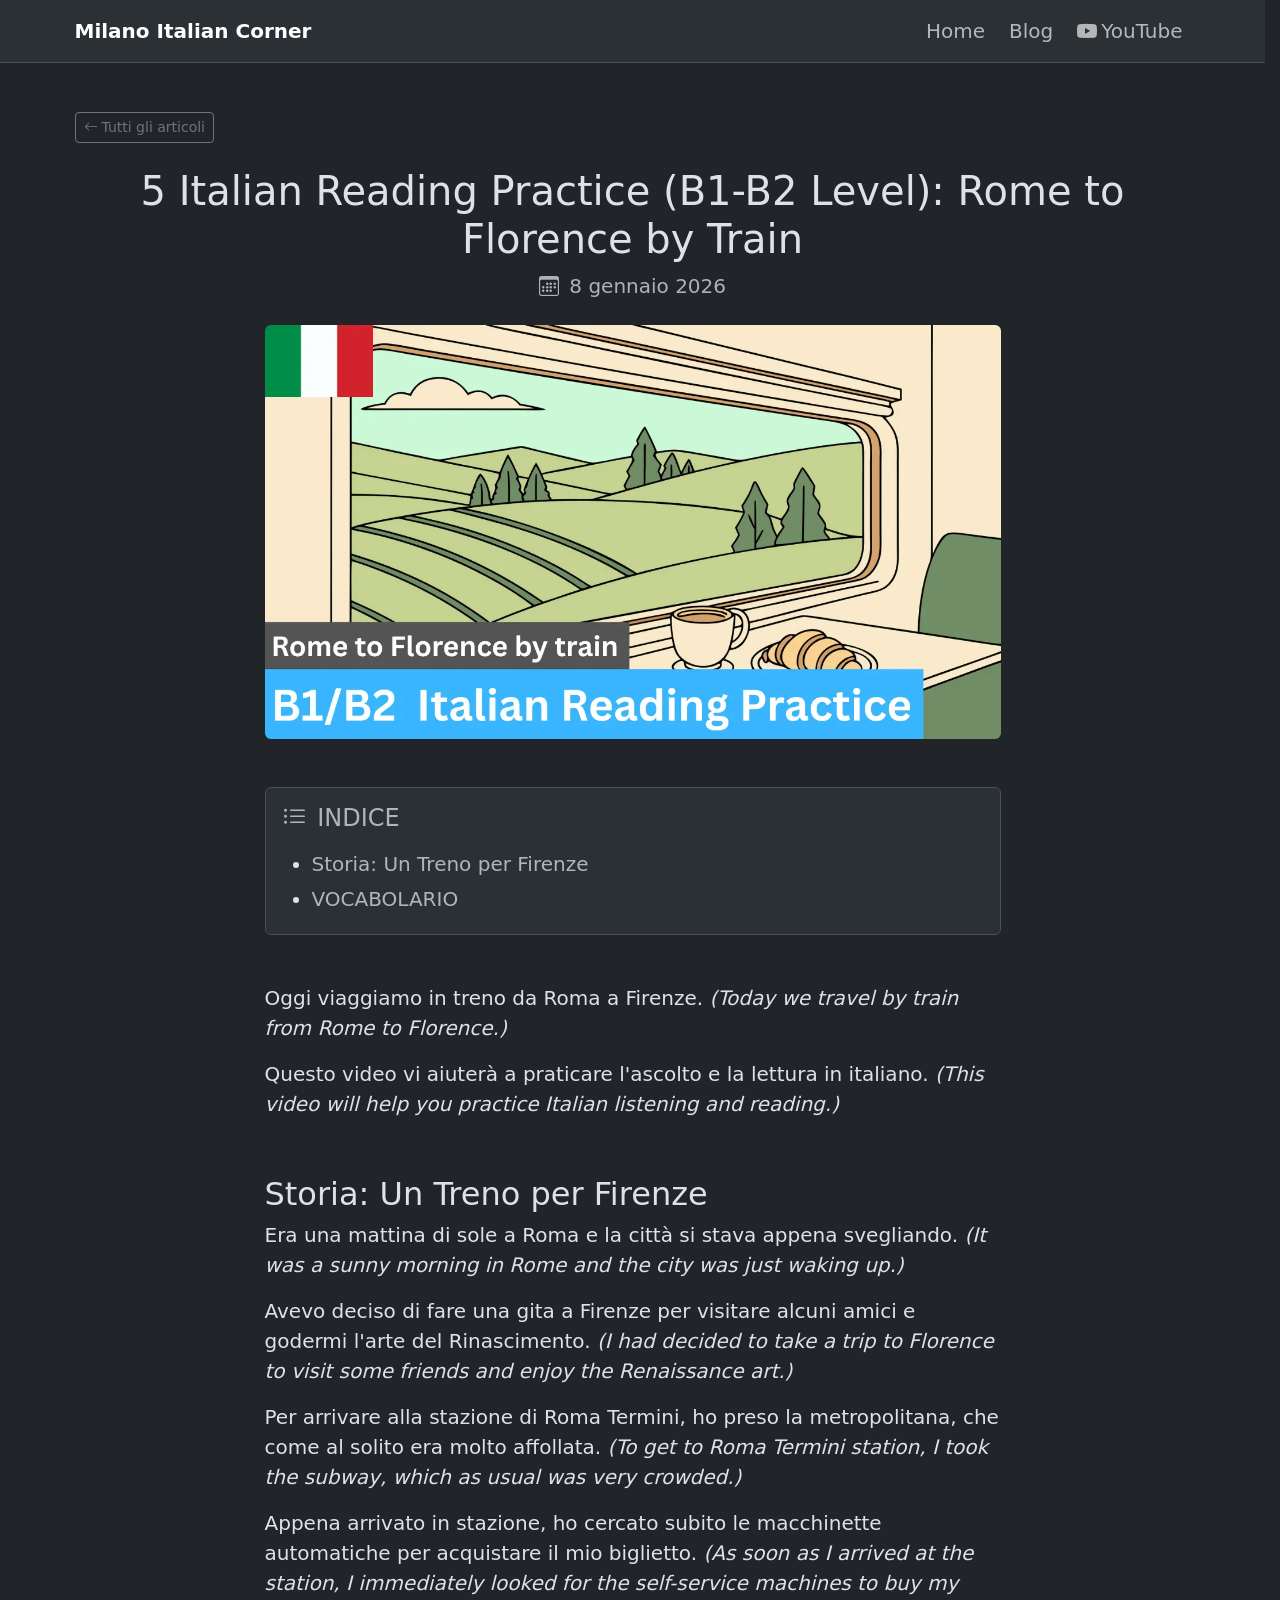
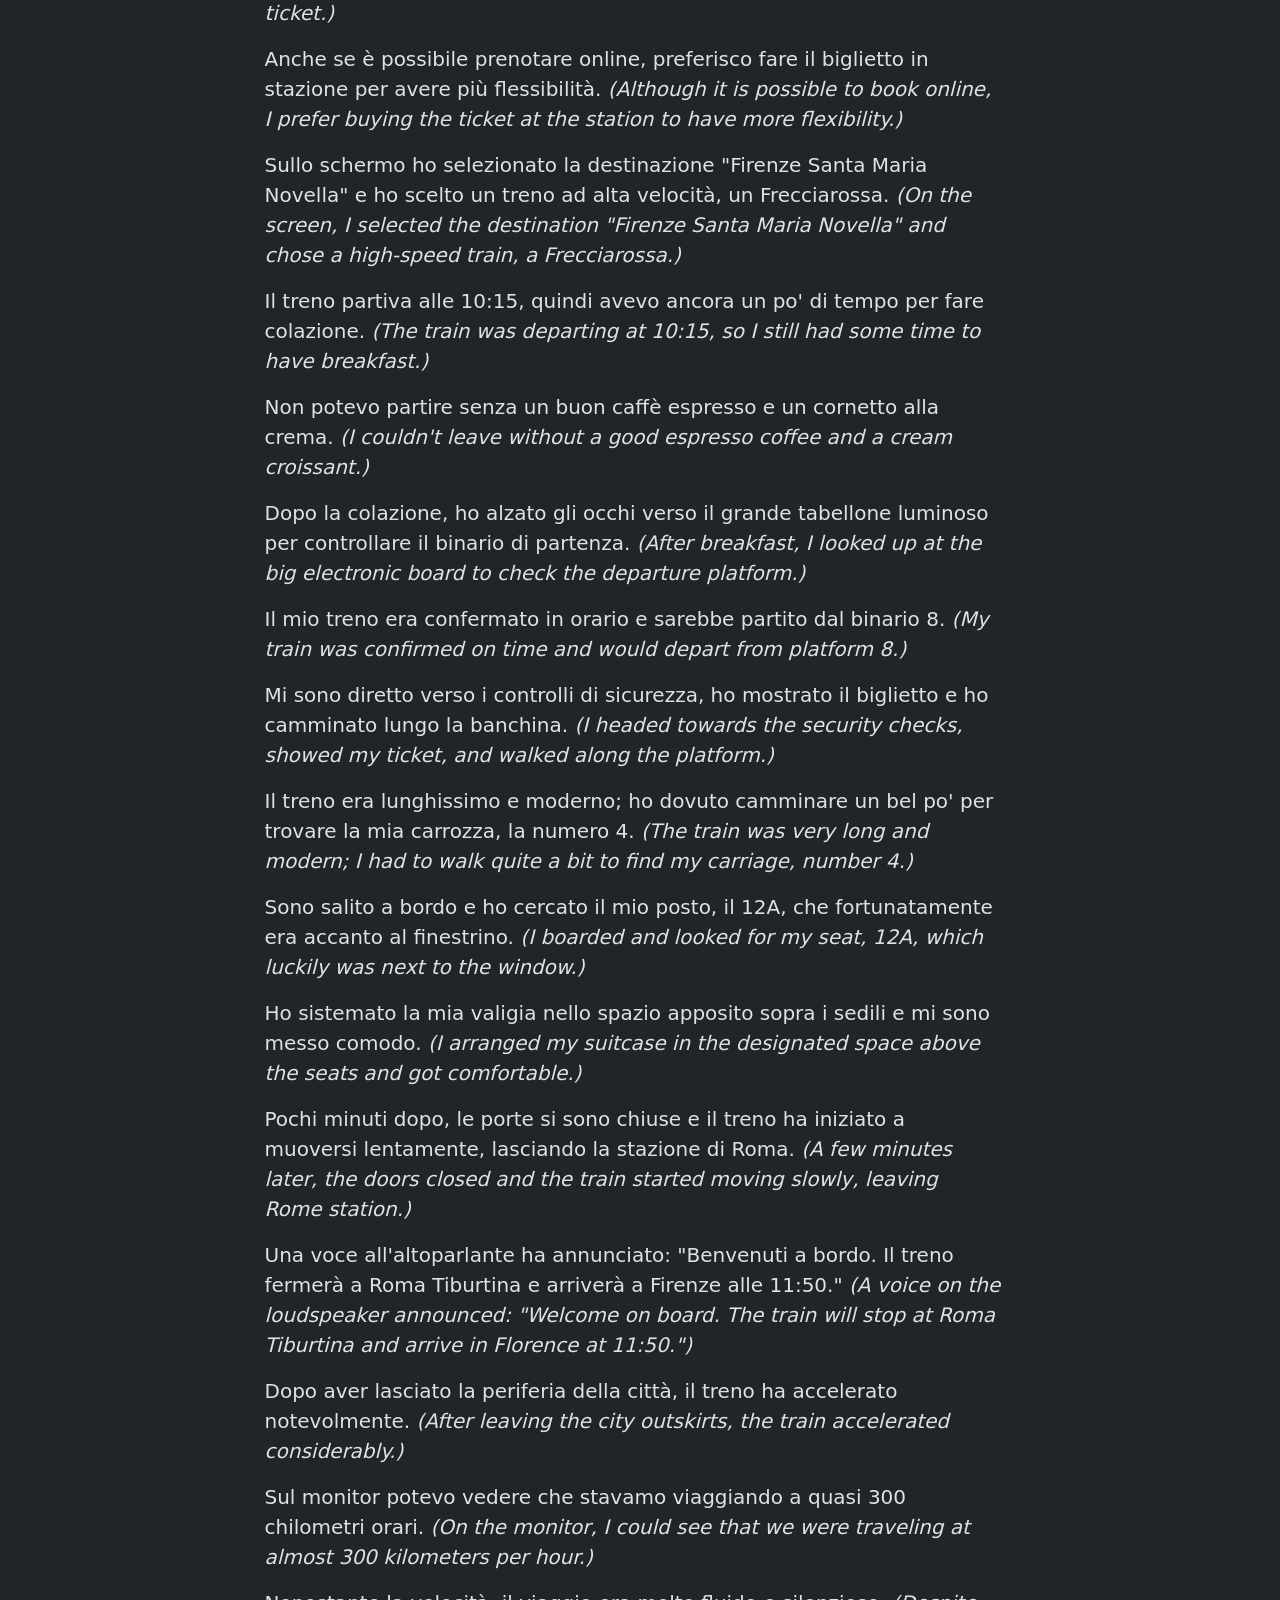
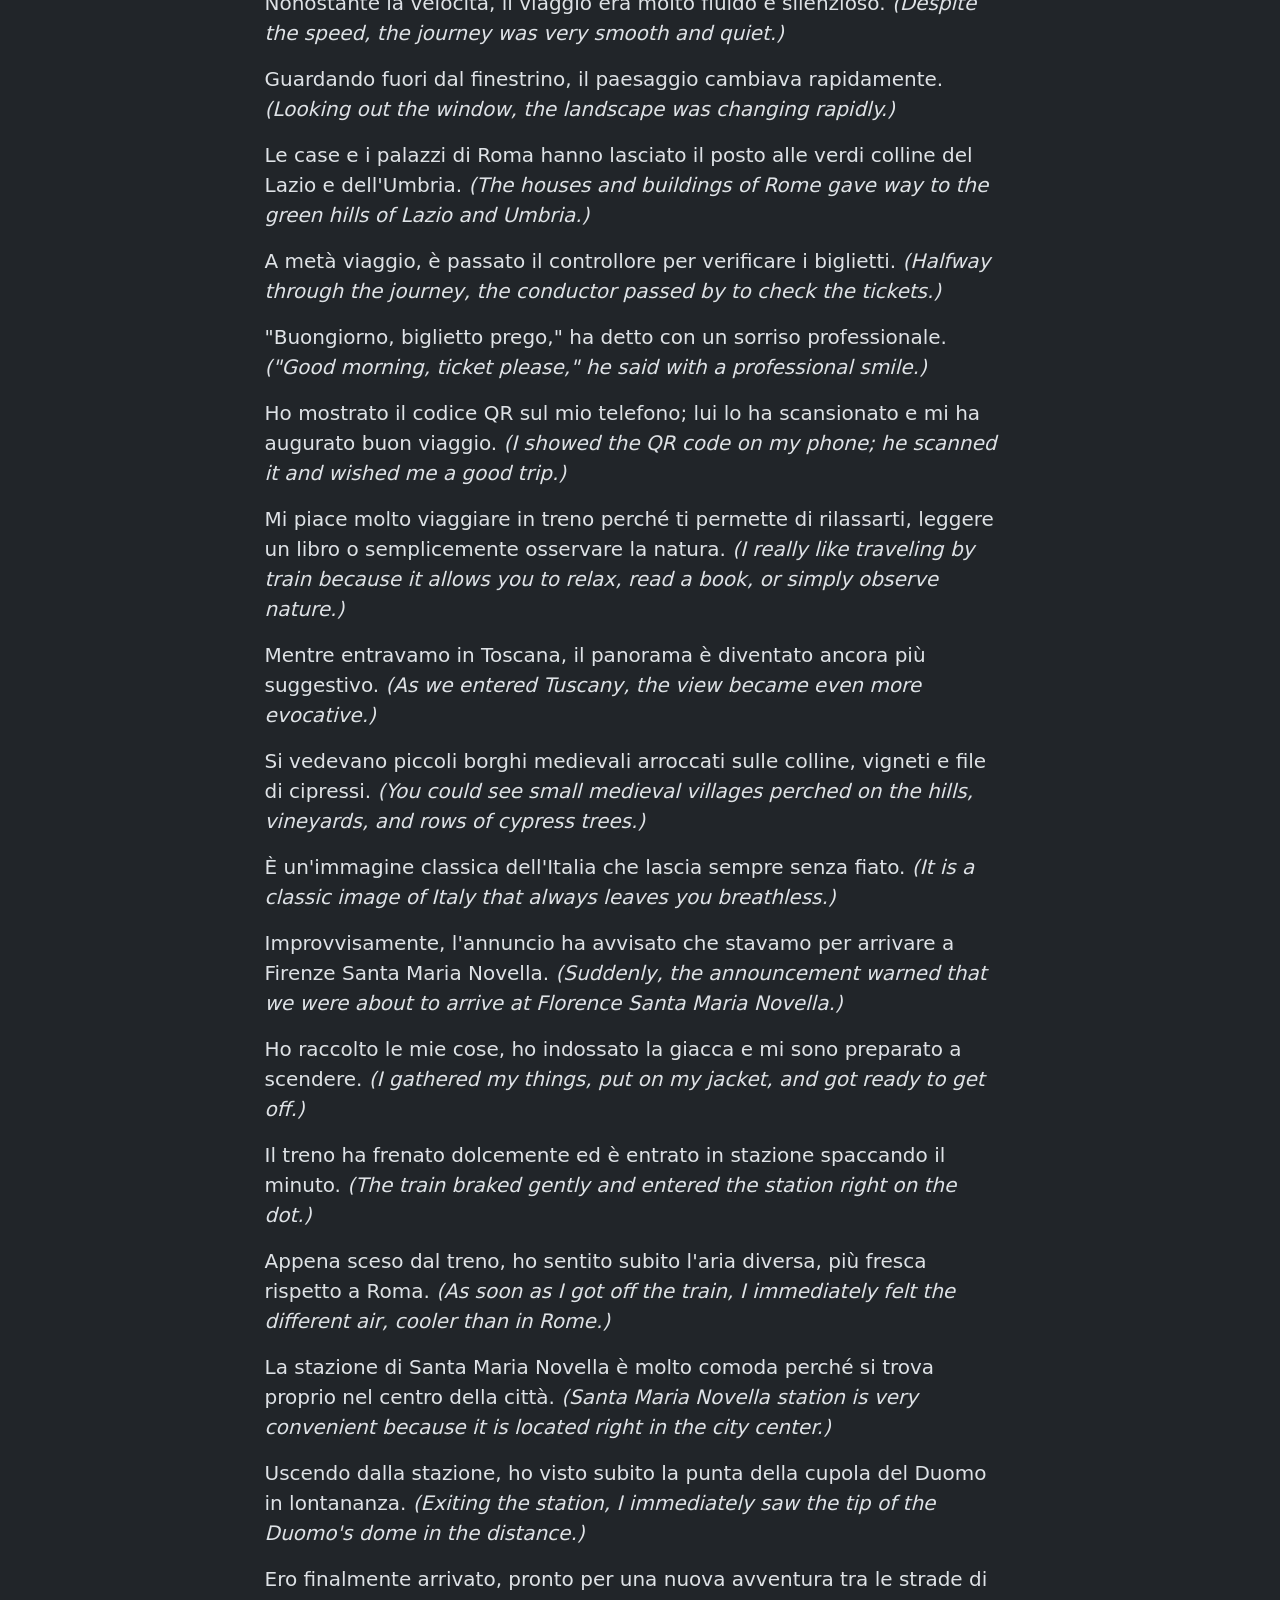
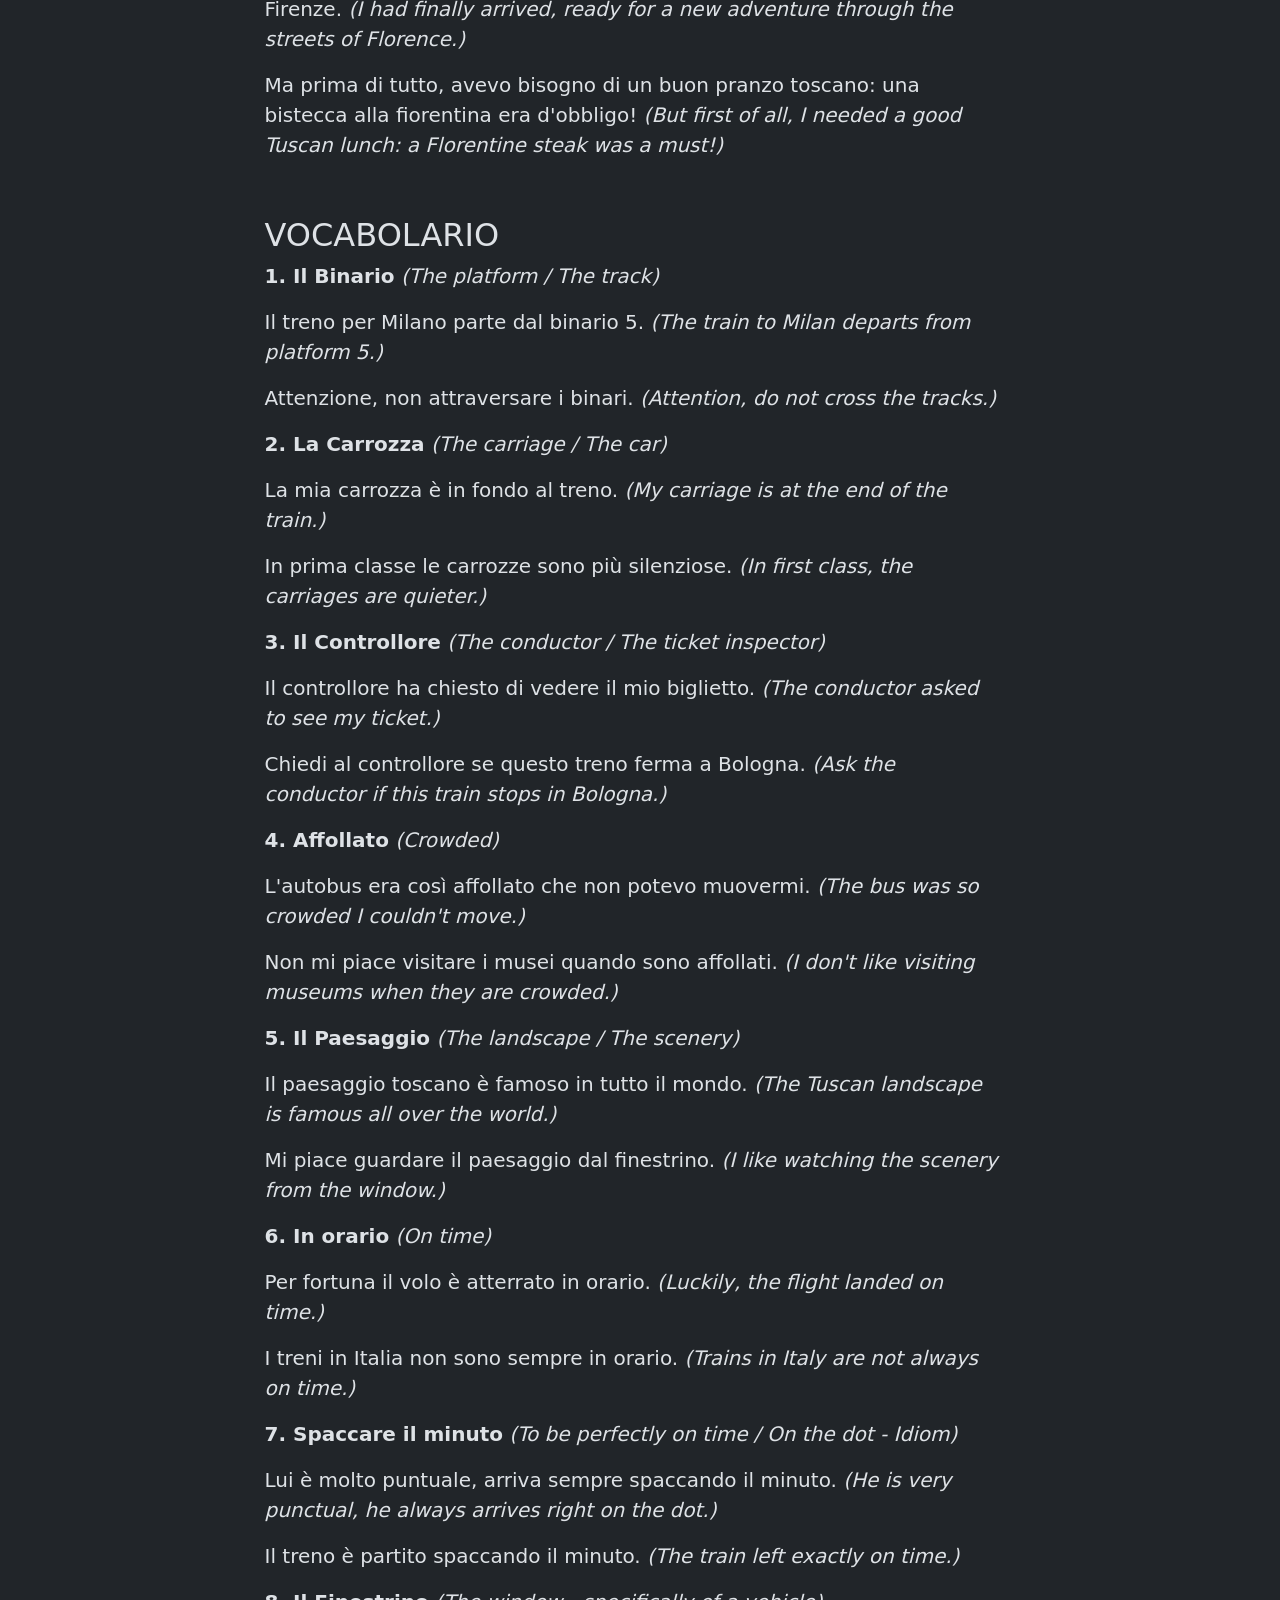
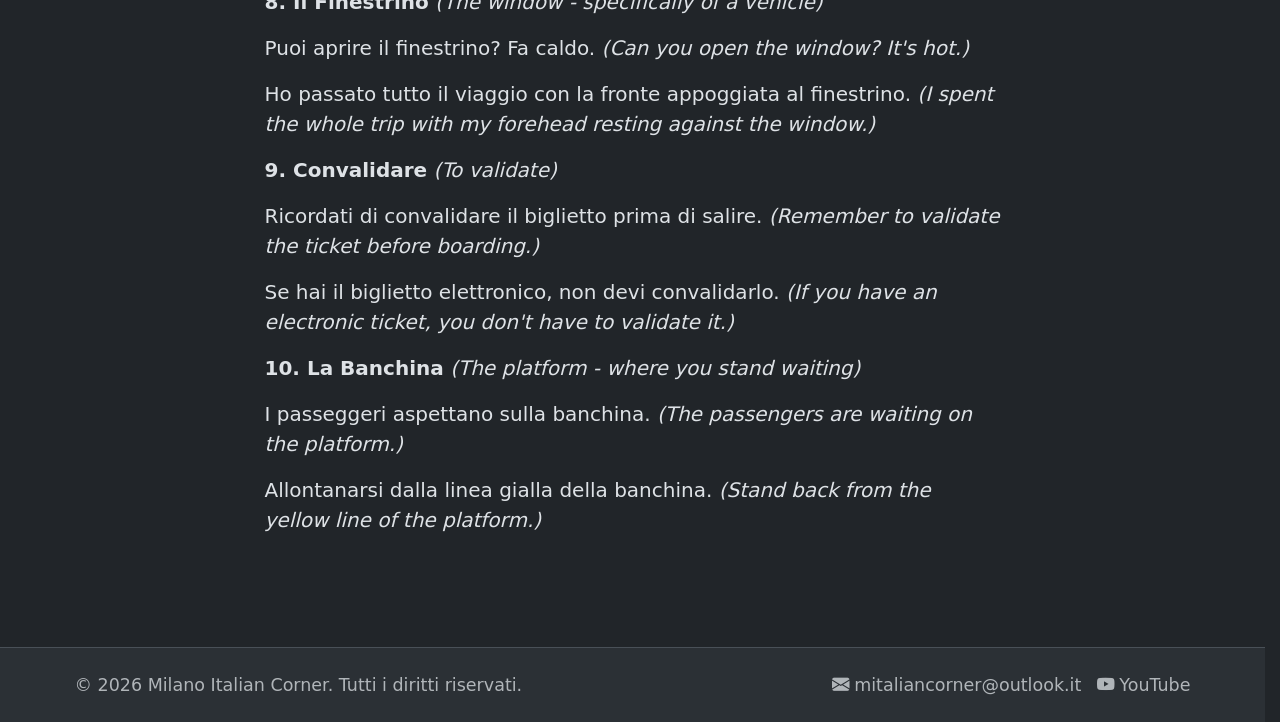
<file: blog/0005-italian-reading-practice-rome-to-florence/index.html>
<!DOCTYPE html><html lang="it" data-bs-theme="dark"> <head><!-- 
      preconnect Ottimizza le connessioni esterne 
      I file di Bootstrap vengono caricati da cdn.jsdelivr.net. Il browser perde tempo a "cercare" dove si trova questo server (DNS lookup) e a stabilire una connessione sicura.
      Soluzione: Aggiungi queste due righe in cima al tuo <head>, prima di ogni altra cosa: 
    --><link rel="preconnect" href="https://cdn.jsdelivr.net"><link rel="dns-prefetch" href="https://cdn.jsdelivr.net"><meta charset="UTF-8"><meta name="viewport" content="width=device-width, initial-scale=1.0"><meta name="generator" content="Astro v6.1.3"><title>5 Italian Reading Practice (B1-B2 Level): Rome to Florence by Train | Milano Italian Corner</title><meta name="description" content="5 Italian Reading Practice (B1-B2 Level): Rome to Florence by Train"><link rel="canonical" href="https://mic.pphost.com.de/blog/0005-italian-reading-practice-rome-to-florence/"><meta property="og:title" content="5 Italian Reading Practice (B1-B2 Level): Rome to Florence by Train | Milano Italian Corner"><meta property="og:description" content="5 Italian Reading Practice (B1-B2 Level): Rome to Florence by Train"><meta property="og:url" content="https://mic.pphost.com.de/blog/0005-italian-reading-practice-rome-to-florence/"><meta property="og:type" content="article"><meta property="og:site_name" content="Milano Italian Corner"><meta property="og:image" content="https://mic.pphost.com.de/images/cover/0005.webp"><meta property="article:published_time" content="2026-01-08"><meta name="twitter:card" content="summary_large_image"><meta name="twitter:title" content="5 Italian Reading Practice (B1-B2 Level): Rome to Florence by Train | Milano Italian Corner"><meta name="twitter:description" content="5 Italian Reading Practice (B1-B2 Level): Rome to Florence by Train"><meta name="twitter:image" content="https://mic.pphost.com.de/images/cover/0005.webp"><link rel="sitemap" href="/sitemap-index.xml"><link rel="icon" href="data:,"><!-- blank favicon --><link href="https://cdn.jsdelivr.net/npm/bootstrap@5.3.8/dist/css/bootstrap.min.css" rel="stylesheet" integrity="sha384-sRIl4kxILFvY47J16cr9ZwB07vP4J8+LH7qKQnuqkuIAvNWLzeN8tE5YBujZqJLB" crossorigin="anonymous"><link rel="stylesheet" href="https://cdn.jsdelivr.net/npm/bootstrap-icons@1.13.1/font/bootstrap-icons.min.css"><link rel="stylesheet" href="/styles/global.css"><script type="application/ld+json">{"@context":"https://schema.org","@type":"Article","name":"Milano Italian Corner","url":"https://mic.pphost.com.de","description":"Impara l'italiano parlato. Articoli, consigli e risorse per chi vuole migliorare la conversazione in italiano.","datePublished":"2026-01-08","author":{"@type":"Person","name":"Pablo"}}</script></head> <body> <nav class="navbar navbar-expand-lg sticky-top bg-body-tertiary border-bottom"> <div class="container"> <a class="navbar-brand fw-bold" href="/">Milano Italian Corner</a> <button class="navbar-toggler" type="button" data-bs-toggle="collapse" data-bs-target="#navbarNav" aria-controls="navbarNav" aria-expanded="false" aria-label="Toggle navigation"> <span class="navbar-toggler-icon"></span> </button> <div class="collapse navbar-collapse" id="navbarNav"> <ul class="navbar-nav ms-auto gap-2"> <li class="nav-item"> <a class="nav-link" href="/">Home</a> </li> <li class="nav-item"> <a class="nav-link" href="/blog">Blog</a> </li> <li class="nav-item"> <a class="nav-link" href="https://www.youtube.com/@mitaliancorner" target="_blank" rel="noopener noreferrer"> <i class="bi bi-youtube me-1"></i>YouTube
</a> </li> </ul> </div> </div> </nav> <main>  <article class="container py-5"> <div class="mb-4"> <a href="/blog" class="btn btn-outline-secondary btn-sm"> <i class="bi bi-arrow-left me-1"></i>Tutti gli articoli
</a> </div> <h1 class="mb-2 text-center">5 Italian Reading Practice (B1-B2 Level): Rome to Florence by Train</h1> <p class="text-body-secondary mb-4 text-center"> <i class="bi bi-calendar3 me-1"></i> <time datetime="2026-01-08">8 gennaio 2026</time> </p> <div class="row justify-content-center"> <div class="col-lg-8"> <img src="/images/cover/0005.webp" alt="Rome to Florence by Train" class="article-cover rounded mb-4"> <nav id="toc-container" class="card bg-body-tertiary border mt-4 mb-5 p-3" aria-label="Indice dei contenuti"> <h2 class="h4 text-uppercase text-body-secondary mb-3"> <i class="bi bi-list-ul me-1"></i> Indice
</h2> <ul class="toc-list" id="toc-list"></ul> </nav> <div id="article-content">  <p>Oggi viaggiamo in treno da Roma a Firenze. <i>(Today we travel by train from Rome to Florence.)</i></p> <p>Questo video vi aiuterà a praticare l'ascolto e la lettura in italiano. <i>(This video will help you practice Italian listening and reading.)</i></p> <h2>Storia: Un Treno per Firenze</h2> <p>Era una mattina di sole a Roma e la città si stava appena svegliando. <i>(It was a sunny morning in Rome and the city was just waking up.)</i></p> <p>Avevo deciso di fare una gita a Firenze per visitare alcuni amici e godermi l'arte del Rinascimento. <i>(I had decided to take a trip to Florence to visit some friends and enjoy the Renaissance art.)</i></p> <p>Per arrivare alla stazione di Roma Termini, ho preso la metropolitana, che come al solito era molto affollata. <i>(To get to Roma Termini station, I took the subway, which as usual was very crowded.)</i></p> <p>Appena arrivato in stazione, ho cercato subito le macchinette automatiche per acquistare il mio biglietto. <i>(As soon as I arrived at the station, I immediately looked for the self-service machines to buy my ticket.)</i></p> <p>Anche se è possibile prenotare online, preferisco fare il biglietto in stazione per avere più flessibilità. <i>(Although it is possible to book online, I prefer buying the ticket at the station to have more flexibility.)</i></p> <p>Sullo schermo ho selezionato la destinazione "Firenze Santa Maria Novella" e ho scelto un treno ad alta velocità, un Frecciarossa. <i>(On the screen, I selected the destination "Firenze Santa Maria Novella" and chose a high-speed train, a Frecciarossa.)</i></p> <p>Il treno partiva alle 10:15, quindi avevo ancora un po' di tempo per fare colazione. <i>(The train was departing at 10:15, so I still had some time to have breakfast.)</i></p> <p>Non potevo partire senza un buon caffè espresso e un cornetto alla crema. <i>(I couldn't leave without a good espresso coffee and a cream croissant.)</i></p> <p>Dopo la colazione, ho alzato gli occhi verso il grande tabellone luminoso per controllare il binario di partenza. <i>(After breakfast, I looked up at the big electronic board to check the departure platform.)</i></p> <p>Il mio treno era confermato in orario e sarebbe partito dal binario 8. <i>(My train was confirmed on time and would depart from platform 8.)</i></p> <p>Mi sono diretto verso i controlli di sicurezza, ho mostrato il biglietto e ho camminato lungo la banchina. <i>(I headed towards the security checks, showed my ticket, and walked along the platform.)</i></p> <p>Il treno era lunghissimo e moderno; ho dovuto camminare un bel po' per trovare la mia carrozza, la numero 4. <i>(The train was very long and modern; I had to walk quite a bit to find my carriage, number 4.)</i></p> <p>Sono salito a bordo e ho cercato il mio posto, il 12A, che fortunatamente era accanto al finestrino. <i>(I boarded and looked for my seat, 12A, which luckily was next to the window.)</i></p> <p>Ho sistemato la mia valigia nello spazio apposito sopra i sedili e mi sono messo comodo. <i>(I arranged my suitcase in the designated space above the seats and got comfortable.)</i></p> <p>Pochi minuti dopo, le porte si sono chiuse e il treno ha iniziato a muoversi lentamente, lasciando la stazione di Roma. <i>(A few minutes later, the doors closed and the train started moving slowly, leaving Rome station.)</i></p> <p>Una voce all'altoparlante ha annunciato: "Benvenuti a bordo. Il treno fermerà a Roma Tiburtina e arriverà a Firenze alle 11:50." <i>(A voice on the loudspeaker announced: "Welcome on board. The train will stop at Roma Tiburtina and arrive in Florence at 11:50.")</i></p> <p>Dopo aver lasciato la periferia della città, il treno ha accelerato notevolmente. <i>(After leaving the city outskirts, the train accelerated considerably.)</i></p> <p>Sul monitor potevo vedere che stavamo viaggiando a quasi 300 chilometri orari. <i>(On the monitor, I could see that we were traveling at almost 300 kilometers per hour.)</i></p> <p>Nonostante la velocità, il viaggio era molto fluido e silenzioso. <i>(Despite the speed, the journey was very smooth and quiet.)</i></p> <p>Guardando fuori dal finestrino, il paesaggio cambiava rapidamente. <i>(Looking out the window, the landscape was changing rapidly.)</i></p> <p>Le case e i palazzi di Roma hanno lasciato il posto alle verdi colline del Lazio e dell'Umbria. <i>(The houses and buildings of Rome gave way to the green hills of Lazio and Umbria.)</i></p> <p>A metà viaggio, è passato il controllore per verificare i biglietti. <i>(Halfway through the journey, the conductor passed by to check the tickets.)</i></p> <p>"Buongiorno, biglietto prego," ha detto con un sorriso professionale. <i>("Good morning, ticket please," he said with a professional smile.)</i></p> <p>Ho mostrato il codice QR sul mio telefono; lui lo ha scansionato e mi ha augurato buon viaggio. <i>(I showed the QR code on my phone; he scanned it and wished me a good trip.)</i></p> <p>Mi piace molto viaggiare in treno perché ti permette di rilassarti, leggere un libro o semplicemente osservare la natura. <i>(I really like traveling by train because it allows you to relax, read a book, or simply observe nature.)</i></p> <p>Mentre entravamo in Toscana, il panorama è diventato ancora più suggestivo. <i>(As we entered Tuscany, the view became even more evocative.)</i></p> <p>Si vedevano piccoli borghi medievali arroccati sulle colline, vigneti e file di cipressi. <i>(You could see small medieval villages perched on the hills, vineyards, and rows of cypress trees.)</i></p> <p>È un'immagine classica dell'Italia che lascia sempre senza fiato. <i>(It is a classic image of Italy that always leaves you breathless.)</i></p> <p>Improvvisamente, l'annuncio ha avvisato che stavamo per arrivare a Firenze Santa Maria Novella. <i>(Suddenly, the announcement warned that we were about to arrive at Florence Santa Maria Novella.)</i></p> <p>Ho raccolto le mie cose, ho indossato la giacca e mi sono preparato a scendere. <i>(I gathered my things, put on my jacket, and got ready to get off.)</i></p> <p>Il treno ha frenato dolcemente ed è entrato in stazione spaccando il minuto. <i>(The train braked gently and entered the station right on the dot.)</i></p> <p>Appena sceso dal treno, ho sentito subito l'aria diversa, più fresca rispetto a Roma. <i>(As soon as I got off the train, I immediately felt the different air, cooler than in Rome.)</i></p> <p>La stazione di Santa Maria Novella è molto comoda perché si trova proprio nel centro della città. <i>(Santa Maria Novella station is very convenient because it is located right in the city center.)</i></p> <p>Uscendo dalla stazione, ho visto subito la punta della cupola del Duomo in lontananza. <i>(Exiting the station, I immediately saw the tip of the Duomo's dome in the distance.)</i></p> <p>Ero finalmente arrivato, pronto per una nuova avventura tra le strade di Firenze. <i>(I had finally arrived, ready for a new adventure through the streets of Florence.)</i></p> <p>Ma prima di tutto, avevo bisogno di un buon pranzo toscano: una bistecca alla fiorentina era d'obbligo! <i>(But first of all, I needed a good Tuscan lunch: a Florentine steak was a must!)</i></p> <h2>VOCABOLARIO</h2> <p><strong>1. Il Binario</strong> <i>(The platform / The track)</i></p> <p>Il treno per Milano parte dal binario 5. <i>(The train to Milan departs from platform 5.)</i></p> <p>Attenzione, non attraversare i binari. <i>(Attention, do not cross the tracks.)</i></p> <p><strong>2. La Carrozza</strong> <i>(The carriage / The car)</i></p> <p>La mia carrozza è in fondo al treno. <i>(My carriage is at the end of the train.)</i></p> <p>In prima classe le carrozze sono più silenziose. <i>(In first class, the carriages are quieter.)</i></p> <p><strong>3. Il Controllore</strong> <i>(The conductor / The ticket inspector)</i></p> <p>Il controllore ha chiesto di vedere il mio biglietto. <i>(The conductor asked to see my ticket.)</i></p> <p>Chiedi al controllore se questo treno ferma a Bologna. <i>(Ask the conductor if this train stops in Bologna.)</i></p> <p><strong>4. Affollato</strong> <i>(Crowded)</i></p> <p>L'autobus era così affollato che non potevo muovermi. <i>(The bus was so crowded I couldn't move.)</i></p> <p>Non mi piace visitare i musei quando sono affollati. <i>(I don't like visiting museums when they are crowded.)</i></p> <p><strong>5. Il Paesaggio</strong> <i>(The landscape / The scenery)</i></p> <p>Il paesaggio toscano è famoso in tutto il mondo. <i>(The Tuscan landscape is famous all over the world.)</i></p> <p>Mi piace guardare il paesaggio dal finestrino. <i>(I like watching the scenery from the window.)</i></p> <p><strong>6. In orario</strong> <i>(On time)</i></p> <p>Per fortuna il volo è atterrato in orario. <i>(Luckily, the flight landed on time.)</i></p> <p>I treni in Italia non sono sempre in orario. <i>(Trains in Italy are not always on time.)</i></p> <p><strong>7. Spaccare il minuto</strong> <i>(To be perfectly on time / On the dot - Idiom)</i></p> <p>Lui è molto puntuale, arriva sempre spaccando il minuto. <i>(He is very punctual, he always arrives right on the dot.)</i></p> <p>Il treno è partito spaccando il minuto. <i>(The train left exactly on time.)</i></p> <p><strong>8. Il Finestrino</strong> <i>(The window - specifically of a vehicle)</i></p> <p>Puoi aprire il finestrino? Fa caldo. <i>(Can you open the window? It's hot.)</i></p> <p>Ho passato tutto il viaggio con la fronte appoggiata al finestrino. <i>(I spent the whole trip with my forehead resting against the window.)</i></p> <p><strong>9. Convalidare</strong> <i>(To validate)</i></p> <p>Ricordati di convalidare il biglietto prima di salire. <i>(Remember to validate the ticket before boarding.)</i></p> <p>Se hai il biglietto elettronico, non devi convalidarlo. <i>(If you have an electronic ticket, you don't have to validate it.)</i></p> <p><strong>10. La Banchina</strong> <i>(The platform - where you stand waiting)</i></p> <p>I passeggeri aspettano sulla banchina. <i>(The passengers are waiting on the platform.)</i></p> <p>Allontanarsi dalla linea gialla della banchina. <i>(Stand back from the yellow line of the platform.)</i></p>  </div> </div> </div> </article> <script type="module">const a=document.getElementById("article-content"),d=document.getElementById("toc-list"),r=document.getElementById("toc-container");if(a&&d&&r){const o=a.querySelectorAll("h2");o.length===0?r.style.display="none":o.forEach((e,n)=>{e.id||(e.id=`section-${n+1}`);const c=document.createElement("li"),t=document.createElement("a");t.href=`#${e.id}`,t.textContent=e.textContent??"",t.className="text-body-secondary",t.addEventListener("click",l=>{l.preventDefault();const i=document.getElementById(e.id);if(i){const s=i.getBoundingClientRect().top+window.scrollY-80;window.scrollTo({top:s,behavior:"smooth"})}}),c.appendChild(t),d.appendChild(c)})}document.addEventListener("DOMContentLoaded",()=>{document.querySelectorAll("pre").forEach(o=>{const e=document.createElement("button");e.innerHTML='<i class="bi bi-clipboard"></i>',e.className="copy-button",e.setAttribute("aria-label","Copia codice"),e.addEventListener("click",async()=>{const c=o.querySelector("code")?.innerText??o.innerText;try{if(navigator.clipboard&&window.isSecureContext)await navigator.clipboard.writeText(c);else{const t=document.createElement("textarea");t.value=c,t.style.cssText="position:fixed;opacity:0;pointer-events:none",document.body.appendChild(t),t.select(),document.execCommand("copy"),document.body.removeChild(t)}e.classList.add("copied"),e.setAttribute("aria-label","Copiato!"),setTimeout(()=>{e.classList.remove("copied"),e.setAttribute("aria-label","Copia codice")},2e3)}catch(t){console.error("Errore durante la copia:",t)}});const n=document.createElement("div");n.className="pre-wrapper",o.parentNode&&(o.parentNode.insertBefore(n,o),n.appendChild(o),n.appendChild(e))})});</script>  </main> <footer class="bg-body-tertiary border-top py-4 mt-5"> <div class="container d-flex flex-column flex-md-row justify-content-between align-items-center gap-2 text-body-secondary small"> <span>&copy; 2026 Milano Italian Corner. Tutti i diritti riservati.</span> <div class="d-flex gap-3"> <a href="mailto:mitaliancorner@outlook.it" class="text-body-secondary text-decoration-none"> <i class="bi bi-envelope-fill me-1"></i>mitaliancorner@outlook.it </a> <a href="https://www.youtube.com/@mitaliancorner" target="_blank" rel="noopener noreferrer" class="text-body-secondary text-decoration-none"> <i class="bi bi-youtube me-1"></i>YouTube
</a> </div> </div> </footer> <script src="https://cdn.jsdelivr.net/npm/bootstrap@5.3.8/dist/js/bootstrap.bundle.min.js" integrity="sha384-FKyoEForCGlyvwx9Hj09JcYn3nv7wiPVlz7YYwJrWVcXK/BmnVDxM+D2scQbITxI" crossorigin="anonymous"></script> </body> </html>
</file>
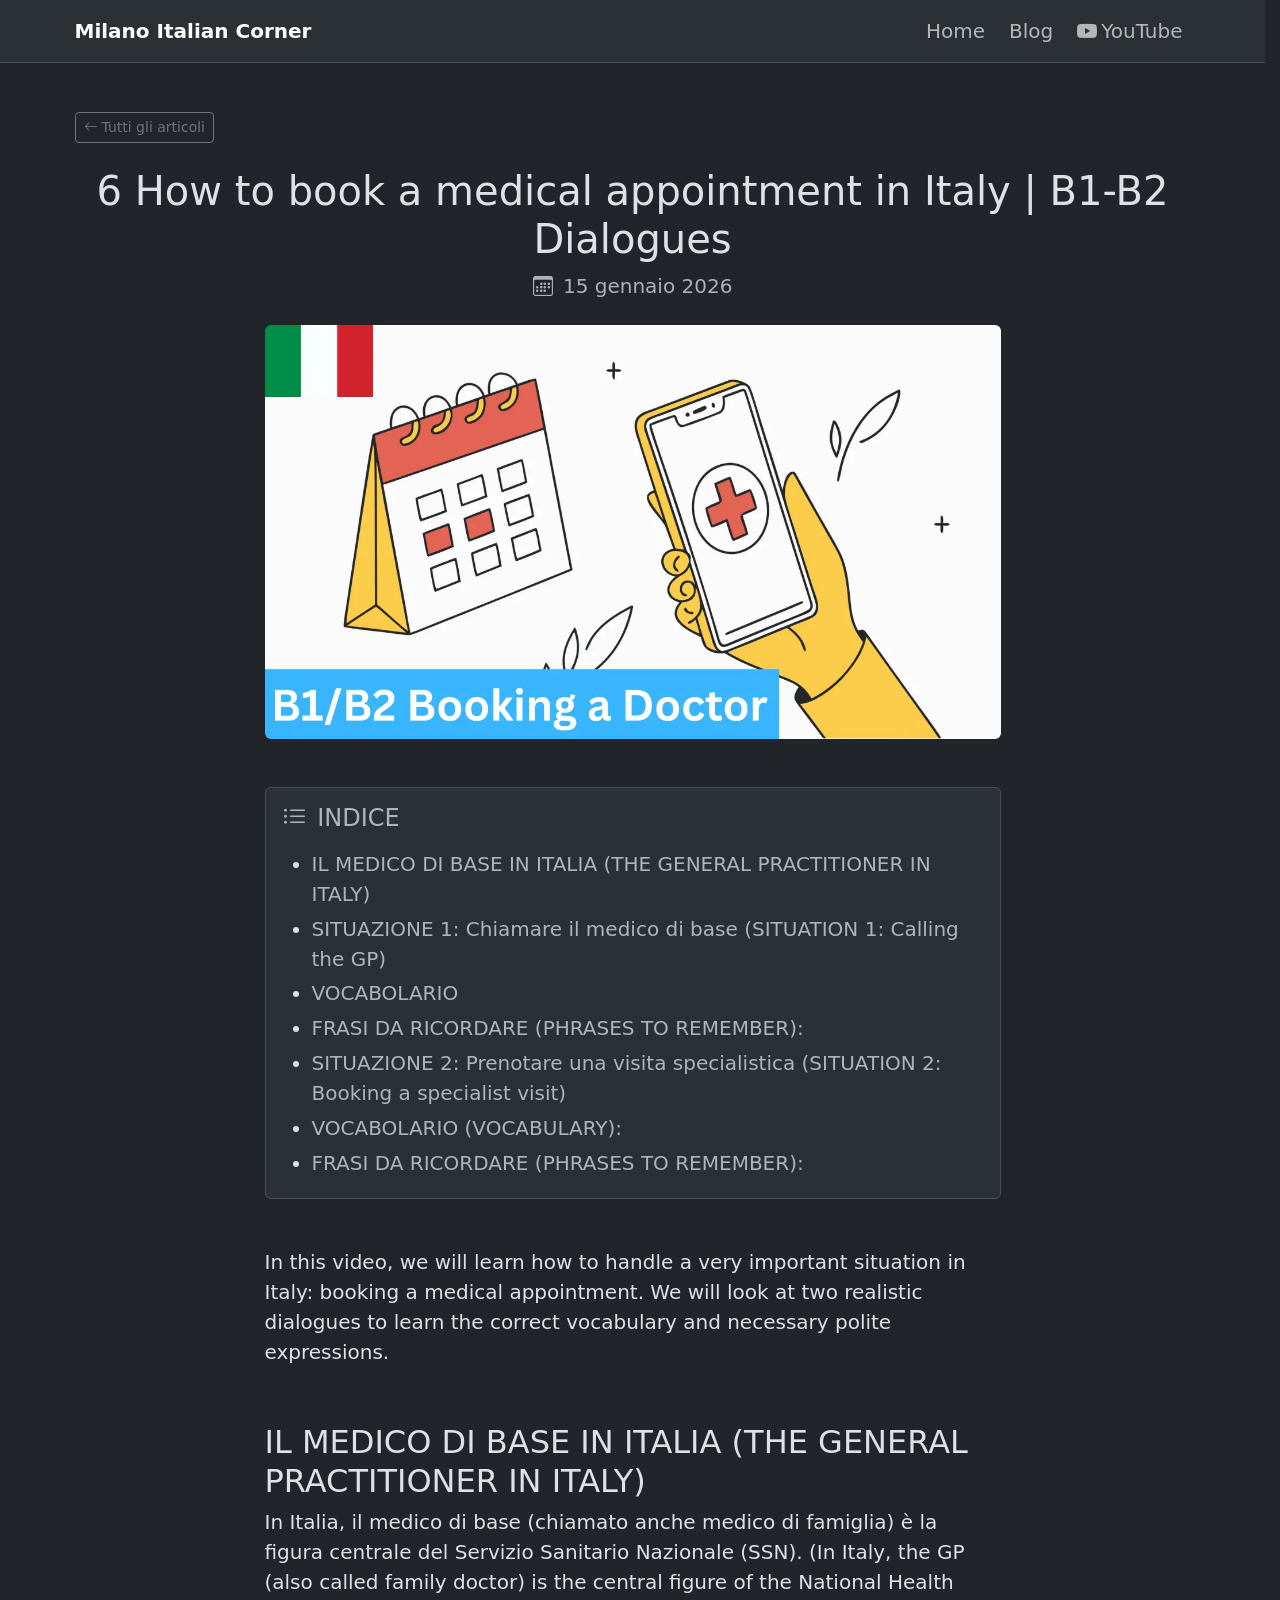
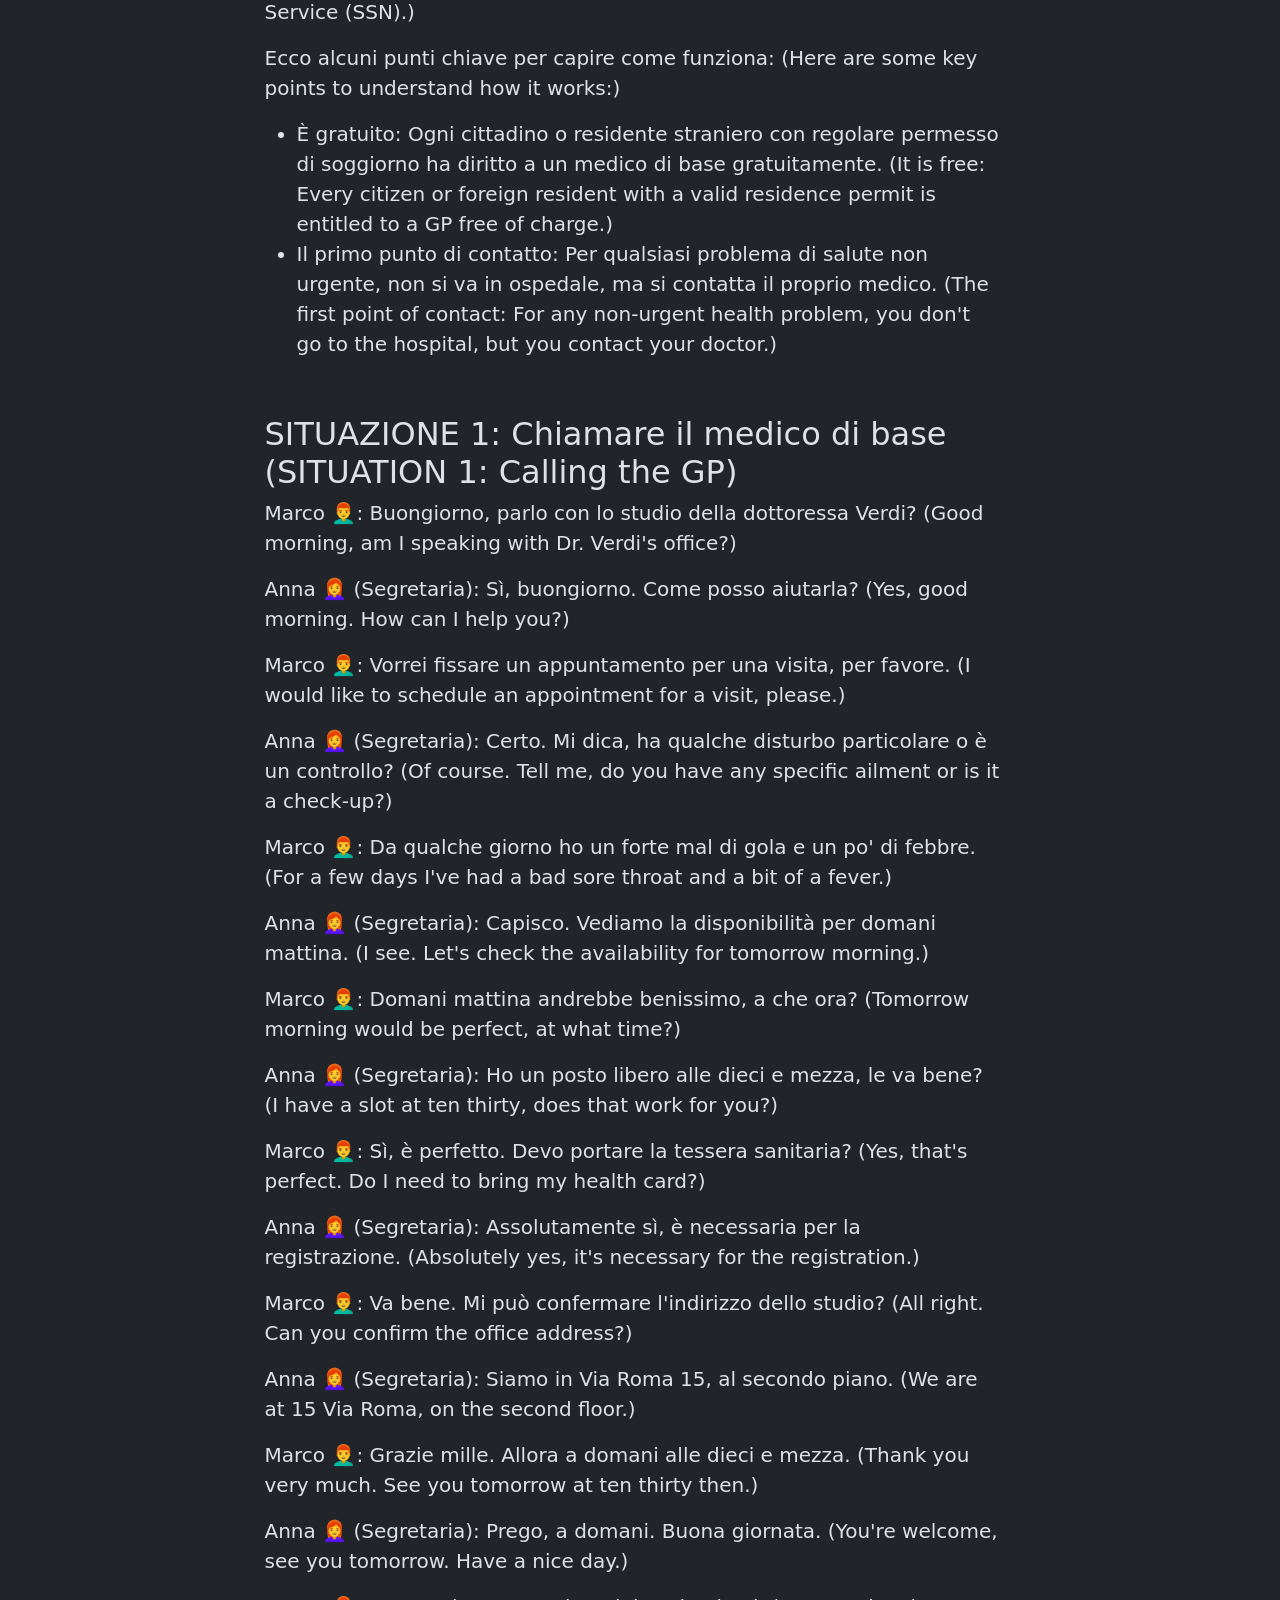
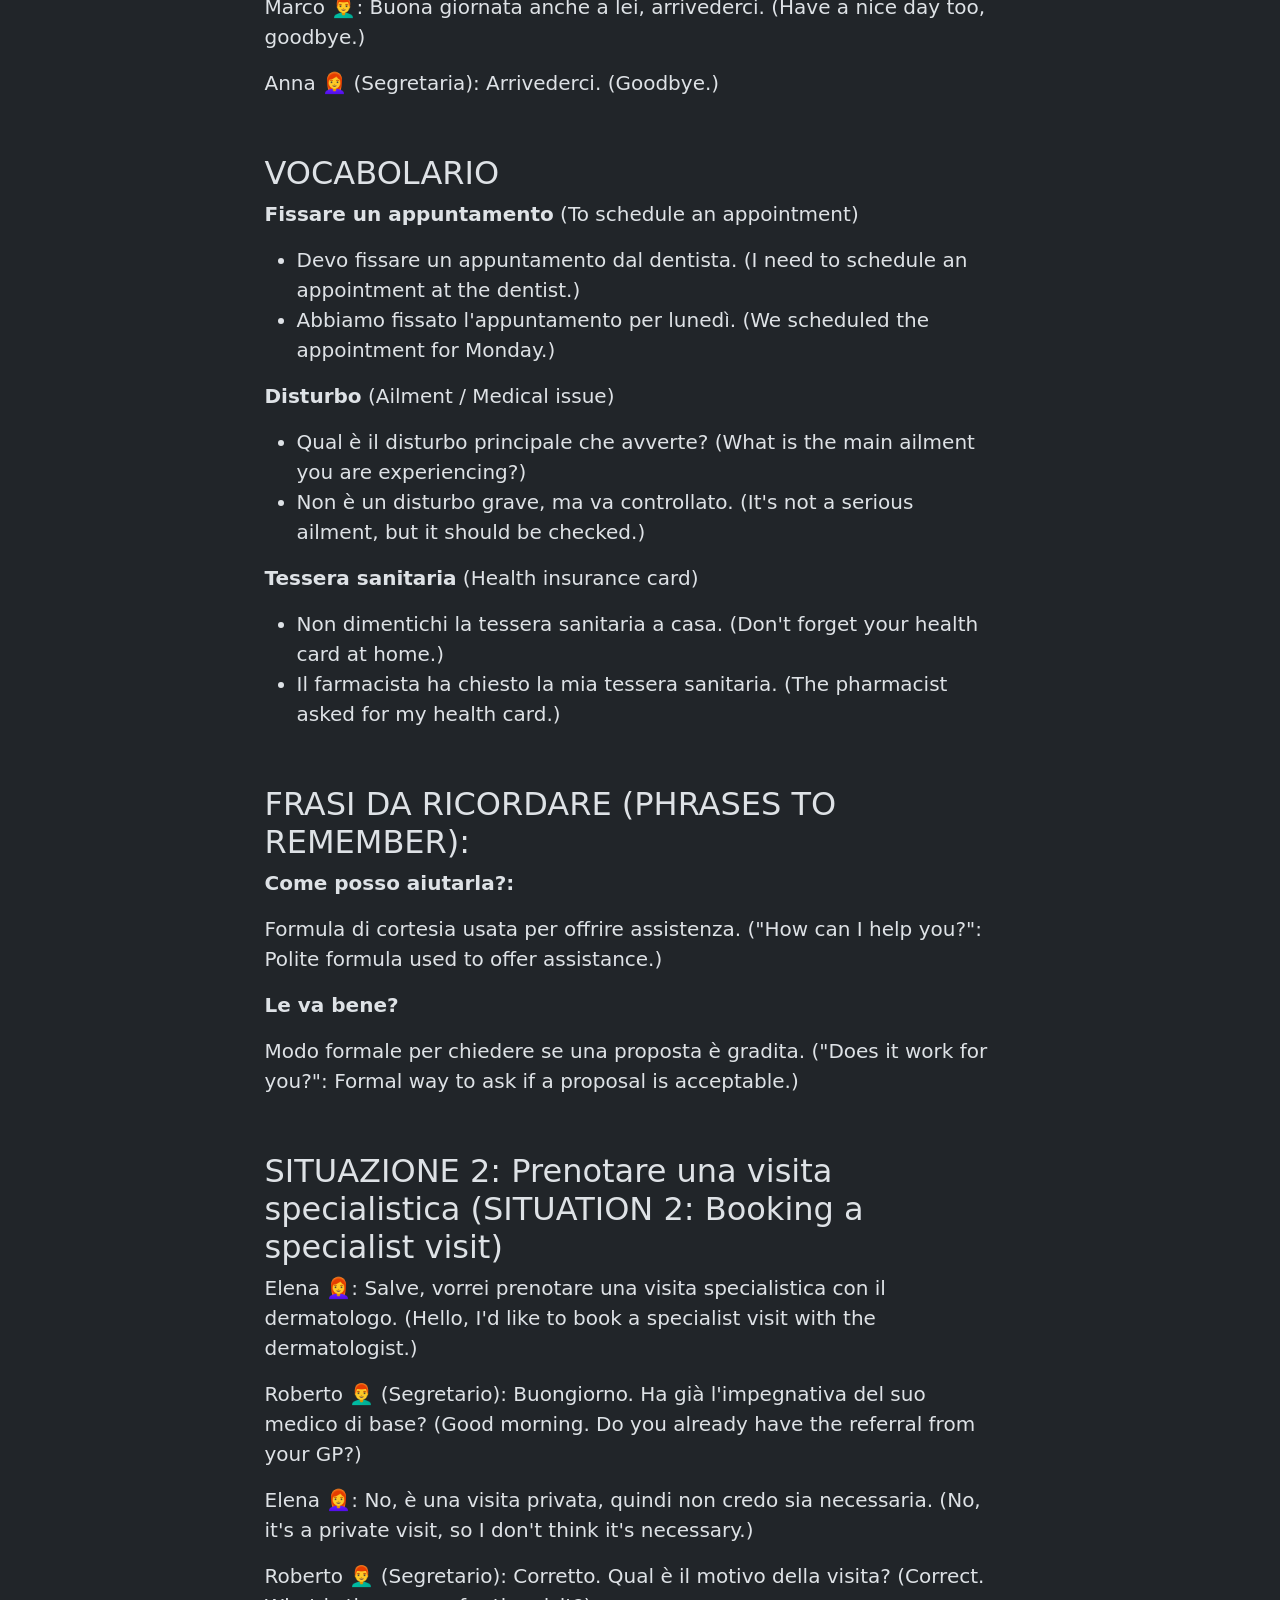
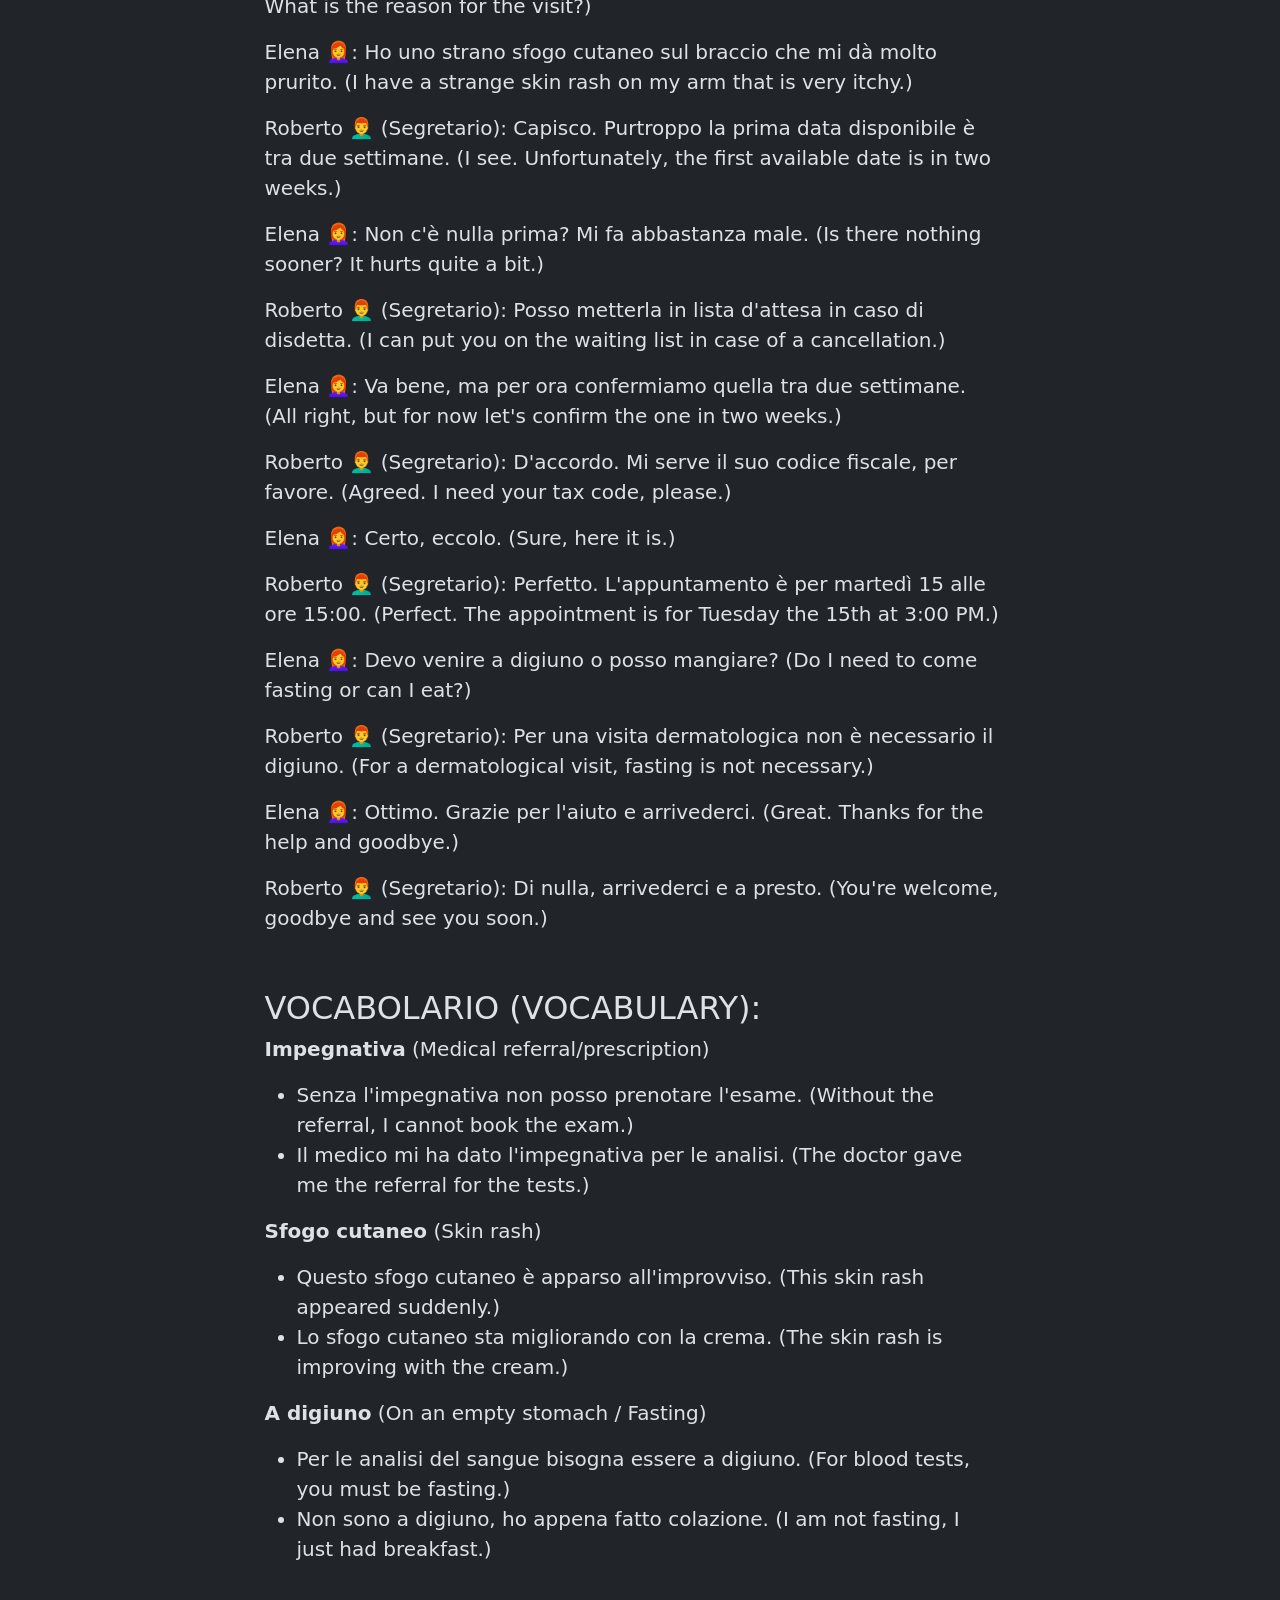
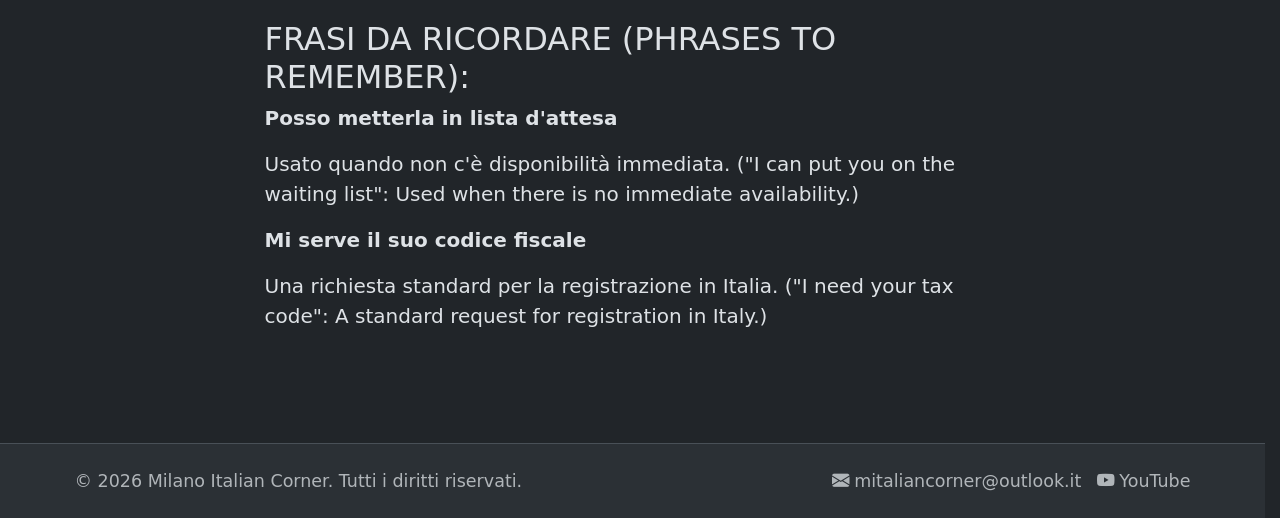
<file: blog/0006-how-to-book-medical-appointment/index.html>
<!DOCTYPE html><html lang="it" data-bs-theme="dark"> <head><!-- 
      preconnect Ottimizza le connessioni esterne 
      I file di Bootstrap vengono caricati da cdn.jsdelivr.net. Il browser perde tempo a "cercare" dove si trova questo server (DNS lookup) e a stabilire una connessione sicura.
      Soluzione: Aggiungi queste due righe in cima al tuo <head>, prima di ogni altra cosa: 
    --><link rel="preconnect" href="https://cdn.jsdelivr.net"><link rel="dns-prefetch" href="https://cdn.jsdelivr.net"><meta charset="UTF-8"><meta name="viewport" content="width=device-width, initial-scale=1.0"><meta name="generator" content="Astro v6.1.3"><title>6 How to book a medical appointment in Italy | B1-B2 Dialogues | Milano Italian Corner</title><meta name="description" content="How to book a medical appointment in Italy | B1-B2 Dialogues"><link rel="canonical" href="https://mic.pphost.com.de/blog/0006-how-to-book-medical-appointment/"><meta property="og:title" content="6 How to book a medical appointment in Italy | B1-B2 Dialogues | Milano Italian Corner"><meta property="og:description" content="How to book a medical appointment in Italy | B1-B2 Dialogues"><meta property="og:url" content="https://mic.pphost.com.de/blog/0006-how-to-book-medical-appointment/"><meta property="og:type" content="article"><meta property="og:site_name" content="Milano Italian Corner"><meta property="og:image" content="https://mic.pphost.com.de/images/cover/0006.webp"><meta property="article:published_time" content="2026-01-15"><meta name="twitter:card" content="summary_large_image"><meta name="twitter:title" content="6 How to book a medical appointment in Italy | B1-B2 Dialogues | Milano Italian Corner"><meta name="twitter:description" content="How to book a medical appointment in Italy | B1-B2 Dialogues"><meta name="twitter:image" content="https://mic.pphost.com.de/images/cover/0006.webp"><link rel="sitemap" href="/sitemap-index.xml"><link rel="icon" href="data:,"><!-- blank favicon --><link href="https://cdn.jsdelivr.net/npm/bootstrap@5.3.8/dist/css/bootstrap.min.css" rel="stylesheet" integrity="sha384-sRIl4kxILFvY47J16cr9ZwB07vP4J8+LH7qKQnuqkuIAvNWLzeN8tE5YBujZqJLB" crossorigin="anonymous"><link rel="stylesheet" href="https://cdn.jsdelivr.net/npm/bootstrap-icons@1.13.1/font/bootstrap-icons.min.css"><link rel="stylesheet" href="/styles/global.css"><script type="application/ld+json">{"@context":"https://schema.org","@type":"Article","name":"Milano Italian Corner","url":"https://mic.pphost.com.de","description":"Impara l'italiano parlato. Articoli, consigli e risorse per chi vuole migliorare la conversazione in italiano.","datePublished":"2026-01-15","author":{"@type":"Person","name":"Pablo"}}</script></head> <body> <nav class="navbar navbar-expand-lg sticky-top bg-body-tertiary border-bottom"> <div class="container"> <a class="navbar-brand fw-bold" href="/">Milano Italian Corner</a> <button class="navbar-toggler" type="button" data-bs-toggle="collapse" data-bs-target="#navbarNav" aria-controls="navbarNav" aria-expanded="false" aria-label="Toggle navigation"> <span class="navbar-toggler-icon"></span> </button> <div class="collapse navbar-collapse" id="navbarNav"> <ul class="navbar-nav ms-auto gap-2"> <li class="nav-item"> <a class="nav-link" href="/">Home</a> </li> <li class="nav-item"> <a class="nav-link" href="/blog">Blog</a> </li> <li class="nav-item"> <a class="nav-link" href="https://www.youtube.com/@mitaliancorner" target="_blank" rel="noopener noreferrer"> <i class="bi bi-youtube me-1"></i>YouTube
</a> </li> </ul> </div> </div> </nav> <main>  <article class="container py-5"> <div class="mb-4"> <a href="/blog" class="btn btn-outline-secondary btn-sm"> <i class="bi bi-arrow-left me-1"></i>Tutti gli articoli
</a> </div> <h1 class="mb-2 text-center">6 How to book a medical appointment in Italy | B1-B2 Dialogues</h1> <p class="text-body-secondary mb-4 text-center"> <i class="bi bi-calendar3 me-1"></i> <time datetime="2026-01-15">15 gennaio 2026</time> </p> <div class="row justify-content-center"> <div class="col-lg-8"> <img src="/images/cover/0006.webp" alt="How to book a medical appointment in Italy" class="article-cover rounded mb-4"> <nav id="toc-container" class="card bg-body-tertiary border mt-4 mb-5 p-3" aria-label="Indice dei contenuti"> <h2 class="h4 text-uppercase text-body-secondary mb-3"> <i class="bi bi-list-ul me-1"></i> Indice
</h2> <ul class="toc-list" id="toc-list"></ul> </nav> <div id="article-content">  <p>In this video, we will learn how to handle a very important situation in Italy: booking a medical appointment. We will look at two realistic dialogues to learn the correct vocabulary and necessary polite expressions.</p> <h2>IL MEDICO DI BASE IN ITALIA (THE GENERAL PRACTITIONER IN ITALY)</h2> <p>In Italia, il medico di base (chiamato anche medico di famiglia) è la figura centrale del Servizio Sanitario Nazionale (SSN). (In Italy, the GP (also called family doctor) is the central figure of the National Health Service (SSN).)</p> <p>Ecco alcuni punti chiave per capire come funziona: (Here are some key points to understand how it works:)</p> <ul> <li>È gratuito: Ogni cittadino o residente straniero con regolare permesso di soggiorno ha diritto a un medico di base gratuitamente. (It is free: Every citizen or foreign resident with a valid residence permit is entitled to a GP free of charge.)</li> <li>Il primo punto di contatto: Per qualsiasi problema di salute non urgente, non si va in ospedale, ma si contatta il proprio medico. (The first point of contact: For any non-urgent health problem, you don't go to the hospital, but you contact your doctor.)</li> </ul> <h2>SITUAZIONE 1: Chiamare il medico di base (SITUATION 1: Calling the GP)</h2> <p>Marco 👨‍🦰: Buongiorno, parlo con lo studio della dottoressa Verdi? (Good morning, am I speaking with Dr. Verdi's office?)</p> <p>Anna 👩‍🦰 (Segretaria): Sì, buongiorno. Come posso aiutarla? (Yes, good morning. How can I help you?)</p> <p>Marco 👨‍🦰:  Vorrei fissare un appuntamento per una visita, per favore. (I would like to schedule an appointment for a visit, please.)</p> <p>Anna 👩‍🦰 (Segretaria): Certo. Mi dica, ha qualche disturbo particolare o è un controllo? (Of course. Tell me, do you have any specific ailment or is it a check-up?)</p> <p>Marco 👨‍🦰: Da qualche giorno ho un forte mal di gola e un po' di febbre. (For a few days I've had a bad sore throat and a bit of a fever.)</p> <p>Anna 👩‍🦰 (Segretaria): Capisco. Vediamo la disponibilità per domani mattina. (I see. Let's check the availability for tomorrow morning.)</p> <p>Marco 👨‍🦰:  Domani mattina andrebbe benissimo, a che ora? (Tomorrow morning would be perfect, at what time?)</p> <p>Anna 👩‍🦰 (Segretaria): Ho un posto libero alle dieci e mezza, le va bene? (I have a slot at ten thirty, does that work for you?)</p> <p>Marco 👨‍🦰: Sì, è perfetto. Devo portare la tessera sanitaria? (Yes, that's perfect. Do I need to bring my health card?)</p> <p>Anna 👩‍🦰 (Segretaria): Assolutamente sì, è necessaria per la registrazione. (Absolutely yes, it's necessary for the registration.)</p> <p>Marco 👨‍🦰: Va bene. Mi può confermare l'indirizzo dello studio? (All right. Can you confirm the office address?)</p> <p>Anna 👩‍🦰 (Segretaria): Siamo in Via Roma 15, al secondo piano. (We are at 15 Via Roma, on the second floor.)</p> <p>Marco 👨‍🦰: Grazie mille. Allora a domani alle dieci e mezza. (Thank you very much. See you tomorrow at ten thirty then.)</p> <p>Anna 👩‍🦰 (Segretaria): Prego, a domani. Buona giornata. (You're welcome, see you tomorrow. Have a nice day.)</p> <p>Marco 👨‍🦰: Buona giornata anche a lei, arrivederci. (Have a nice day too, goodbye.)</p> <p>Anna 👩‍🦰 (Segretaria): Arrivederci. (Goodbye.)</p> <h2>VOCABOLARIO</h2> <p><strong>Fissare un appuntamento</strong> (To schedule an appointment)</p> <ul> <li>Devo fissare un appuntamento dal dentista. (I need to schedule an appointment at the dentist.)</li> <li>Abbiamo fissato l'appuntamento per lunedì. (We scheduled the appointment for Monday.)</li> </ul> <p><strong>Disturbo</strong> (Ailment / Medical issue)</p> <ul> <li>Qual è il disturbo principale che avverte? (What is the main ailment you are experiencing?)</li> <li>Non è un disturbo grave, ma va controllato. (It's not a serious ailment, but it should be checked.)</li> </ul> <p><strong>Tessera sanitaria</strong> (Health insurance card)</p> <ul> <li>Non dimentichi la tessera sanitaria a casa. (Don't forget your health card at home.)</li> <li>Il farmacista ha chiesto la mia tessera sanitaria. (The pharmacist asked for my health card.)</li> </ul> <h2>FRASI DA RICORDARE (PHRASES TO REMEMBER):</h2> <p><strong>Come posso aiutarla?: </strong></p> <p>Formula di cortesia usata per offrire assistenza. ("How can I help you?": Polite formula used to offer assistance.)</p> <p><strong>Le va bene?</strong></p> <p>Modo formale per chiedere se una proposta è gradita. ("Does it work for you?": Formal way to ask if a proposal is acceptable.)</p> <h2>SITUAZIONE 2: Prenotare una visita specialistica (SITUATION 2: Booking a specialist visit)</h2> <p>Elena 👩‍🦰: Salve, vorrei prenotare una visita specialistica con il dermatologo. (Hello, I'd like to book a specialist visit with the dermatologist.)</p> <p>Roberto 👨‍🦰 (Segretario): Buongiorno. Ha già l'impegnativa del suo medico di base? (Good morning. Do you already have the referral from your GP?)</p> <p>Elena 👩‍🦰: No, è una visita privata, quindi non credo sia necessaria. (No, it's a private visit, so I don't think it's necessary.)</p> <p>Roberto 👨‍🦰 (Segretario): Corretto. Qual è il motivo della visita? (Correct. What is the reason for the visit?)</p> <p>Elena 👩‍🦰: Ho uno strano sfogo cutaneo sul braccio che mi dà molto prurito. (I have a strange skin rash on my arm that is very itchy.)</p> <p>Roberto 👨‍🦰 (Segretario): Capisco. Purtroppo la prima data disponibile è tra due settimane. (I see. Unfortunately, the first available date is in two weeks.)</p> <p>Elena 👩‍🦰: Non c'è nulla prima? Mi fa abbastanza male. (Is there nothing sooner? It hurts quite a bit.)</p> <p>Roberto 👨‍🦰 (Segretario): Posso metterla in lista d'attesa in caso di disdetta. (I can put you on the waiting list in case of a cancellation.)</p> <p>Elena 👩‍🦰: Va bene, ma per ora confermiamo quella tra due settimane. (All right, but for now let's confirm the one in two weeks.)</p> <p>Roberto 👨‍🦰 (Segretario): D'accordo. Mi serve il suo codice fiscale, per favore. (Agreed. I need your tax code, please.)</p> <p>Elena 👩‍🦰: Certo, eccolo. (Sure, here it is.)</p> <p>Roberto 👨‍🦰 (Segretario): Perfetto. L'appuntamento è per martedì 15 alle ore 15:00. (Perfect. The appointment is for Tuesday the 15th at 3:00 PM.)</p> <p>Elena 👩‍🦰: Devo venire a digiuno o posso mangiare? (Do I need to come fasting or can I eat?)</p> <p>Roberto 👨‍🦰 (Segretario): Per una visita dermatologica non è necessario il digiuno. (For a dermatological visit, fasting is not necessary.)</p> <p>Elena 👩‍🦰: Ottimo. Grazie per l'aiuto e arrivederci. (Great. Thanks for the help and goodbye.)</p> <p>Roberto 👨‍🦰 (Segretario): Di nulla, arrivederci e a presto. (You're welcome, goodbye and see you soon.)</p> <h2>VOCABOLARIO (VOCABULARY):</h2> <p><strong>Impegnativa</strong> (Medical referral/prescription)</p> <ul> <li>Senza l'impegnativa non posso prenotare l'esame. (Without the referral, I cannot book the exam.)</li> <li>Il medico mi ha dato l'impegnativa per le analisi. (The doctor gave me the referral for the tests.)</li> </ul> <p><strong>Sfogo cutaneo</strong> (Skin rash)</p> <ul> <li>Questo sfogo cutaneo è apparso all'improvviso. (This skin rash appeared suddenly.)</li> <li>Lo sfogo cutaneo sta migliorando con la crema. (The skin rash is improving with the cream.)</li> </ul> <p><strong>A digiuno</strong> (On an empty stomach / Fasting)</p> <ul> <li>Per le analisi del sangue bisogna essere a digiuno. (For blood tests, you must be fasting.)</li> <li>Non sono a digiuno, ho appena fatto colazione. (I am not fasting, I just had breakfast.)</li> </ul> <h2>FRASI DA RICORDARE (PHRASES TO REMEMBER):</h2> <p><strong>Posso metterla in lista d'attesa</strong></p> <p>Usato quando non c'è disponibilità immediata. ("I can put you on the waiting list": Used when there is no immediate availability.)</p> <p><strong>Mi serve il suo codice fiscale</strong></p> <p>Una richiesta standard per la registrazione in Italia. ("I need your tax code": A standard request for registration in Italy.)</p>  </div> </div> </div> </article> <script type="module">const a=document.getElementById("article-content"),d=document.getElementById("toc-list"),r=document.getElementById("toc-container");if(a&&d&&r){const o=a.querySelectorAll("h2");o.length===0?r.style.display="none":o.forEach((e,n)=>{e.id||(e.id=`section-${n+1}`);const c=document.createElement("li"),t=document.createElement("a");t.href=`#${e.id}`,t.textContent=e.textContent??"",t.className="text-body-secondary",t.addEventListener("click",l=>{l.preventDefault();const i=document.getElementById(e.id);if(i){const s=i.getBoundingClientRect().top+window.scrollY-80;window.scrollTo({top:s,behavior:"smooth"})}}),c.appendChild(t),d.appendChild(c)})}document.addEventListener("DOMContentLoaded",()=>{document.querySelectorAll("pre").forEach(o=>{const e=document.createElement("button");e.innerHTML='<i class="bi bi-clipboard"></i>',e.className="copy-button",e.setAttribute("aria-label","Copia codice"),e.addEventListener("click",async()=>{const c=o.querySelector("code")?.innerText??o.innerText;try{if(navigator.clipboard&&window.isSecureContext)await navigator.clipboard.writeText(c);else{const t=document.createElement("textarea");t.value=c,t.style.cssText="position:fixed;opacity:0;pointer-events:none",document.body.appendChild(t),t.select(),document.execCommand("copy"),document.body.removeChild(t)}e.classList.add("copied"),e.setAttribute("aria-label","Copiato!"),setTimeout(()=>{e.classList.remove("copied"),e.setAttribute("aria-label","Copia codice")},2e3)}catch(t){console.error("Errore durante la copia:",t)}});const n=document.createElement("div");n.className="pre-wrapper",o.parentNode&&(o.parentNode.insertBefore(n,o),n.appendChild(o),n.appendChild(e))})});</script>  </main> <footer class="bg-body-tertiary border-top py-4 mt-5"> <div class="container d-flex flex-column flex-md-row justify-content-between align-items-center gap-2 text-body-secondary small"> <span>&copy; 2026 Milano Italian Corner. Tutti i diritti riservati.</span> <div class="d-flex gap-3"> <a href="mailto:mitaliancorner@outlook.it" class="text-body-secondary text-decoration-none"> <i class="bi bi-envelope-fill me-1"></i>mitaliancorner@outlook.it </a> <a href="https://www.youtube.com/@mitaliancorner" target="_blank" rel="noopener noreferrer" class="text-body-secondary text-decoration-none"> <i class="bi bi-youtube me-1"></i>YouTube
</a> </div> </div> </footer> <script src="https://cdn.jsdelivr.net/npm/bootstrap@5.3.8/dist/js/bootstrap.bundle.min.js" integrity="sha384-FKyoEForCGlyvwx9Hj09JcYn3nv7wiPVlz7YYwJrWVcXK/BmnVDxM+D2scQbITxI" crossorigin="anonymous"></script> </body> </html>
</file>
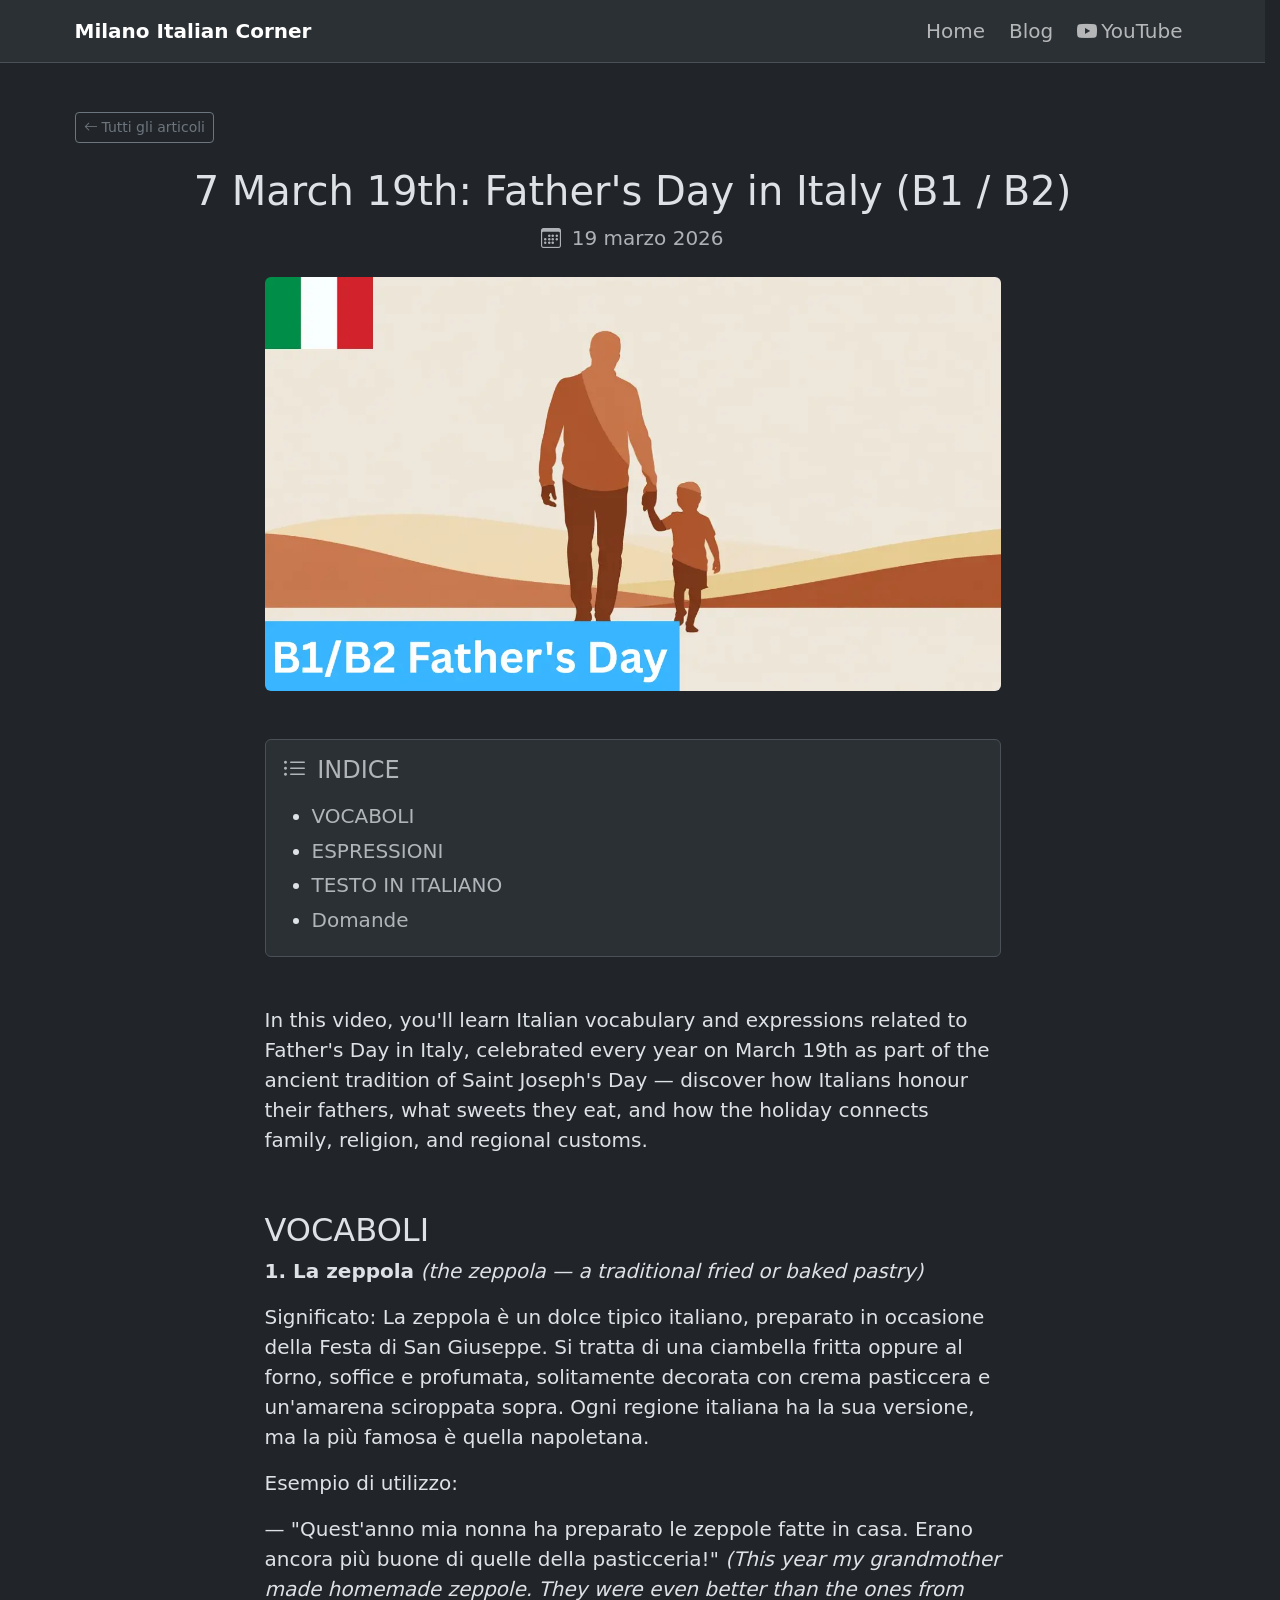
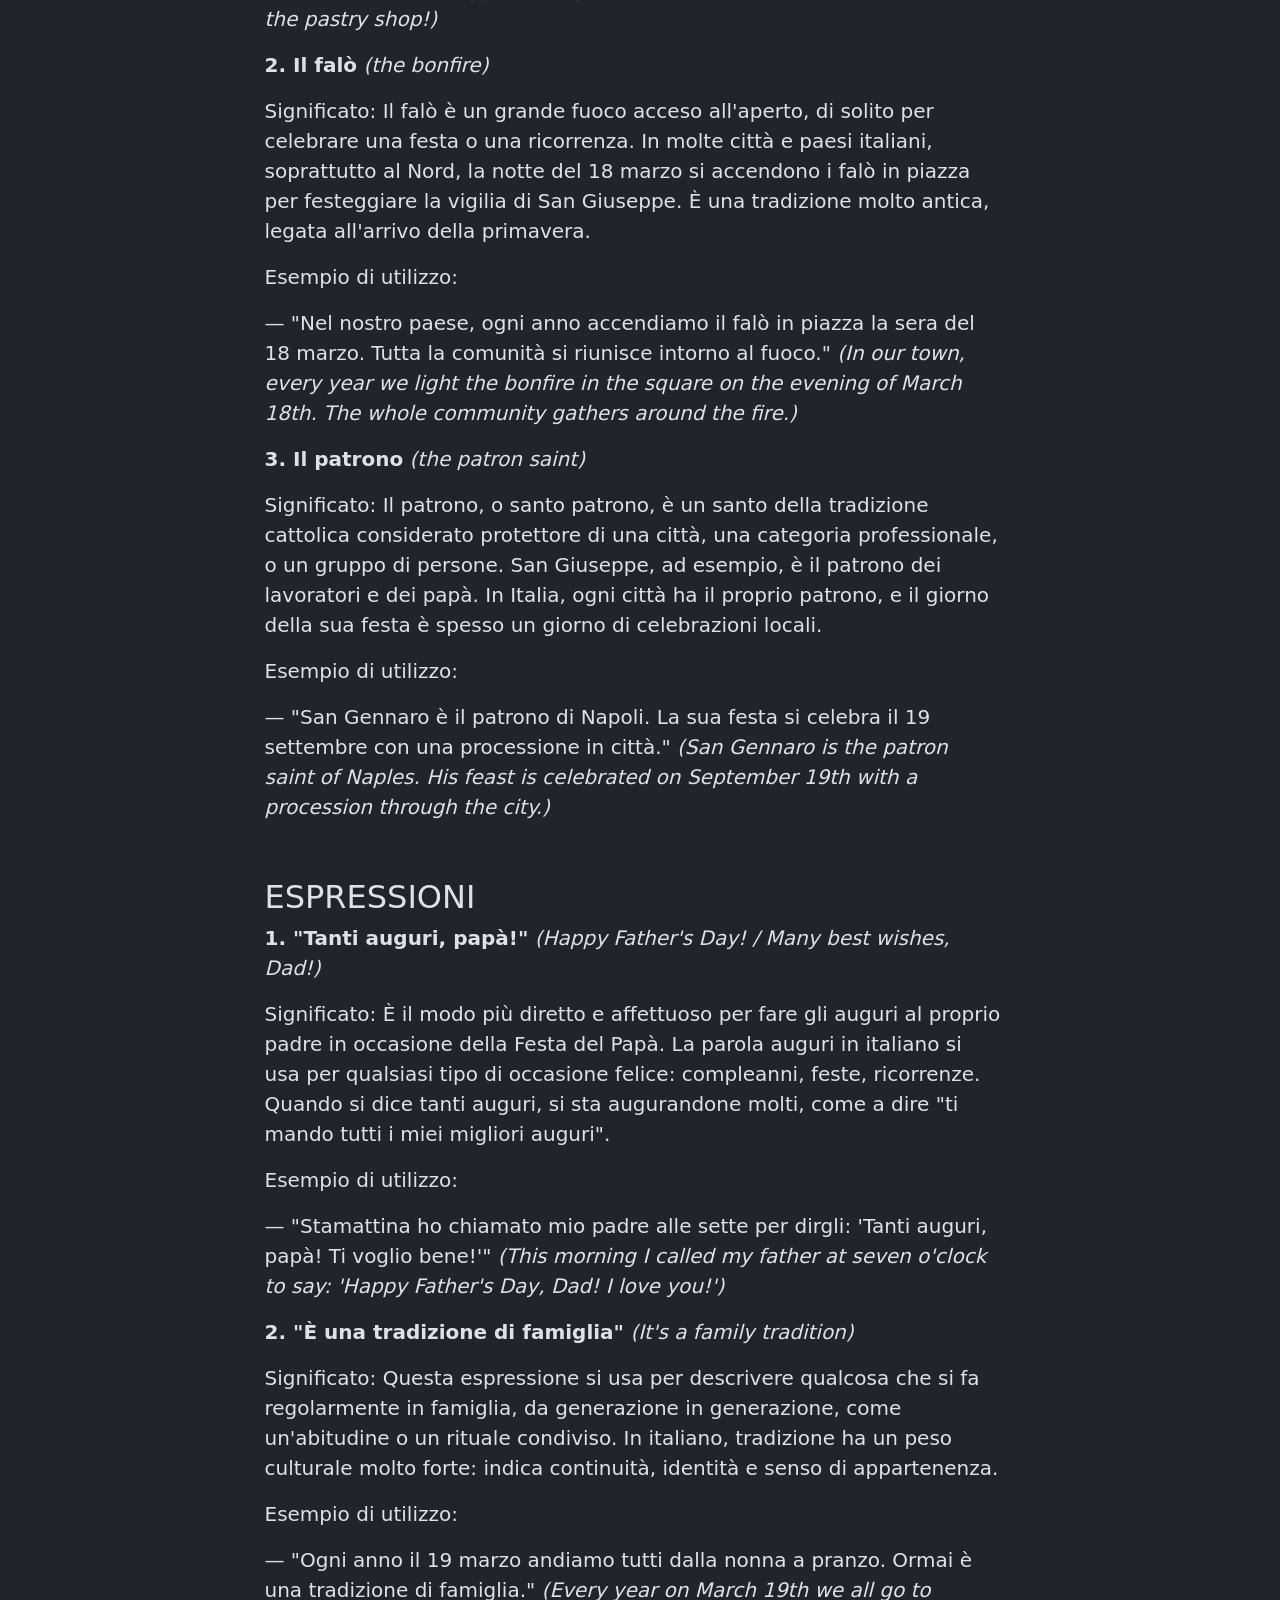
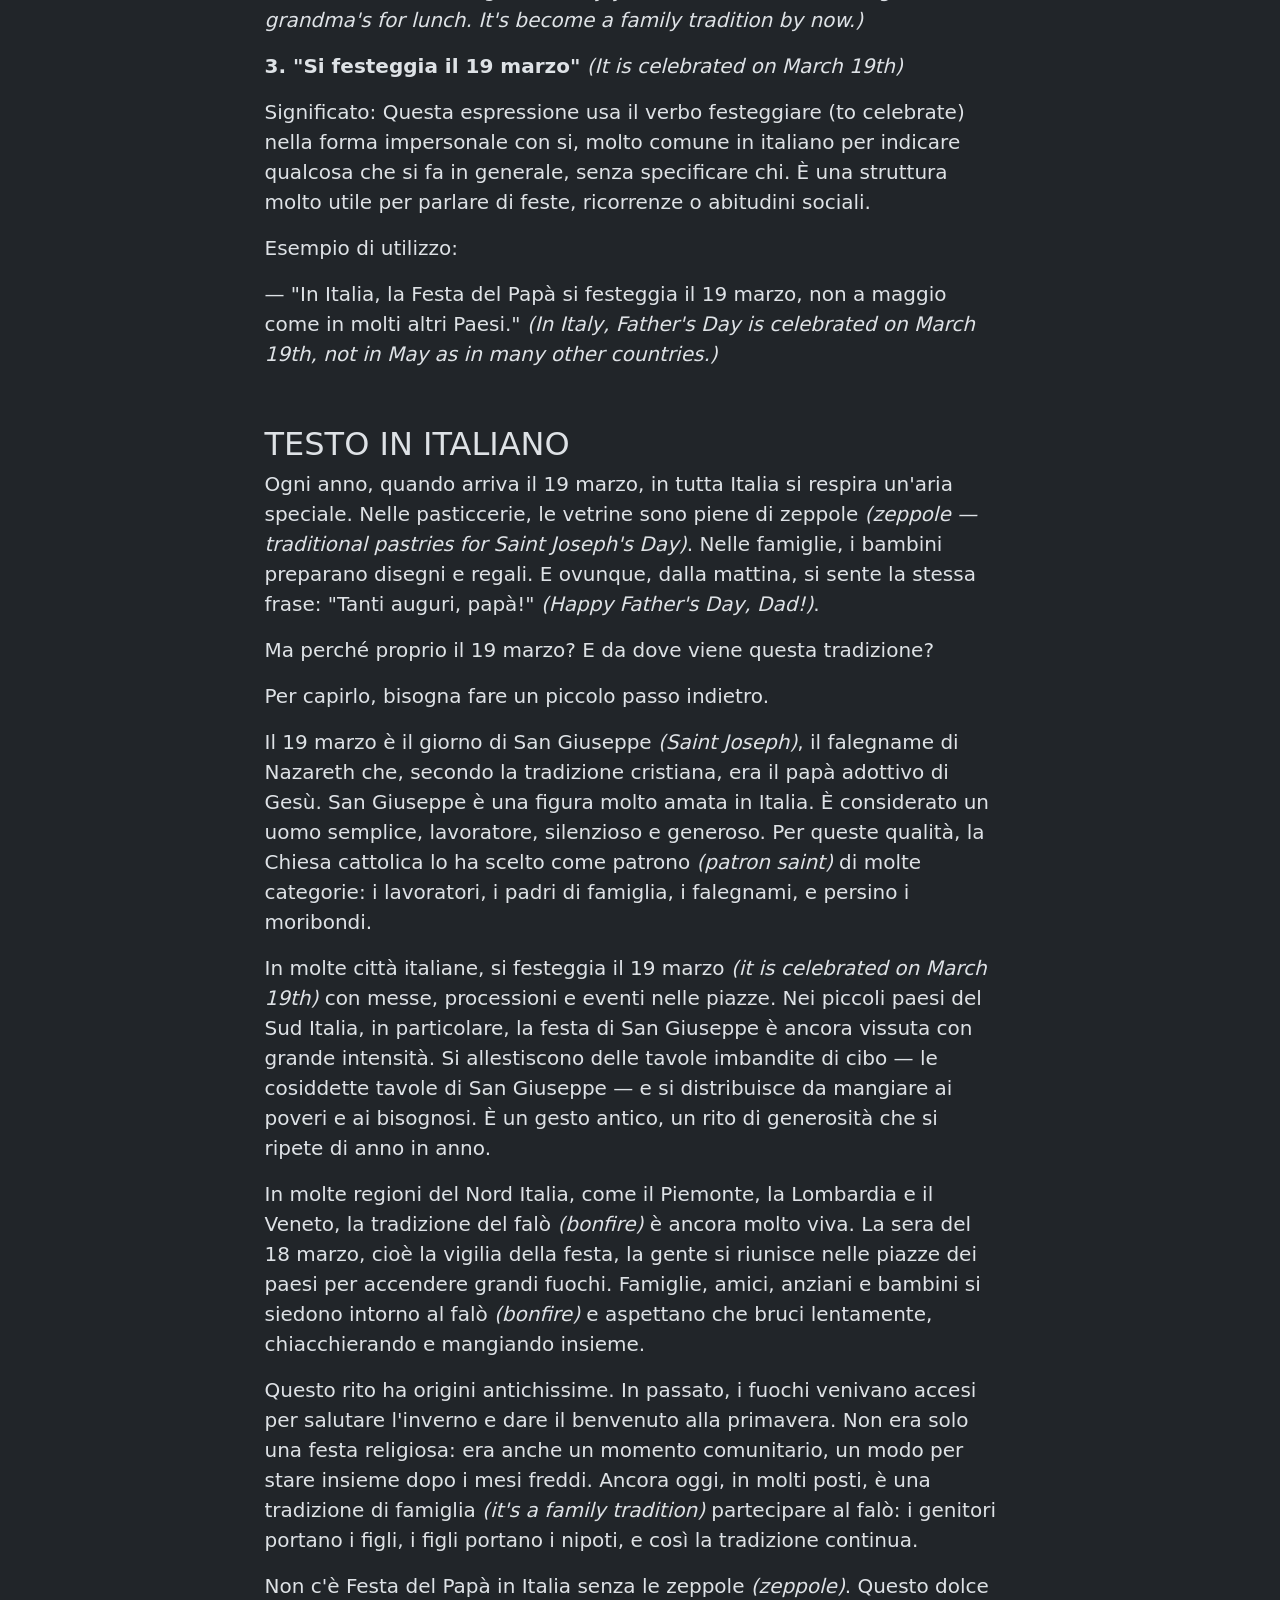
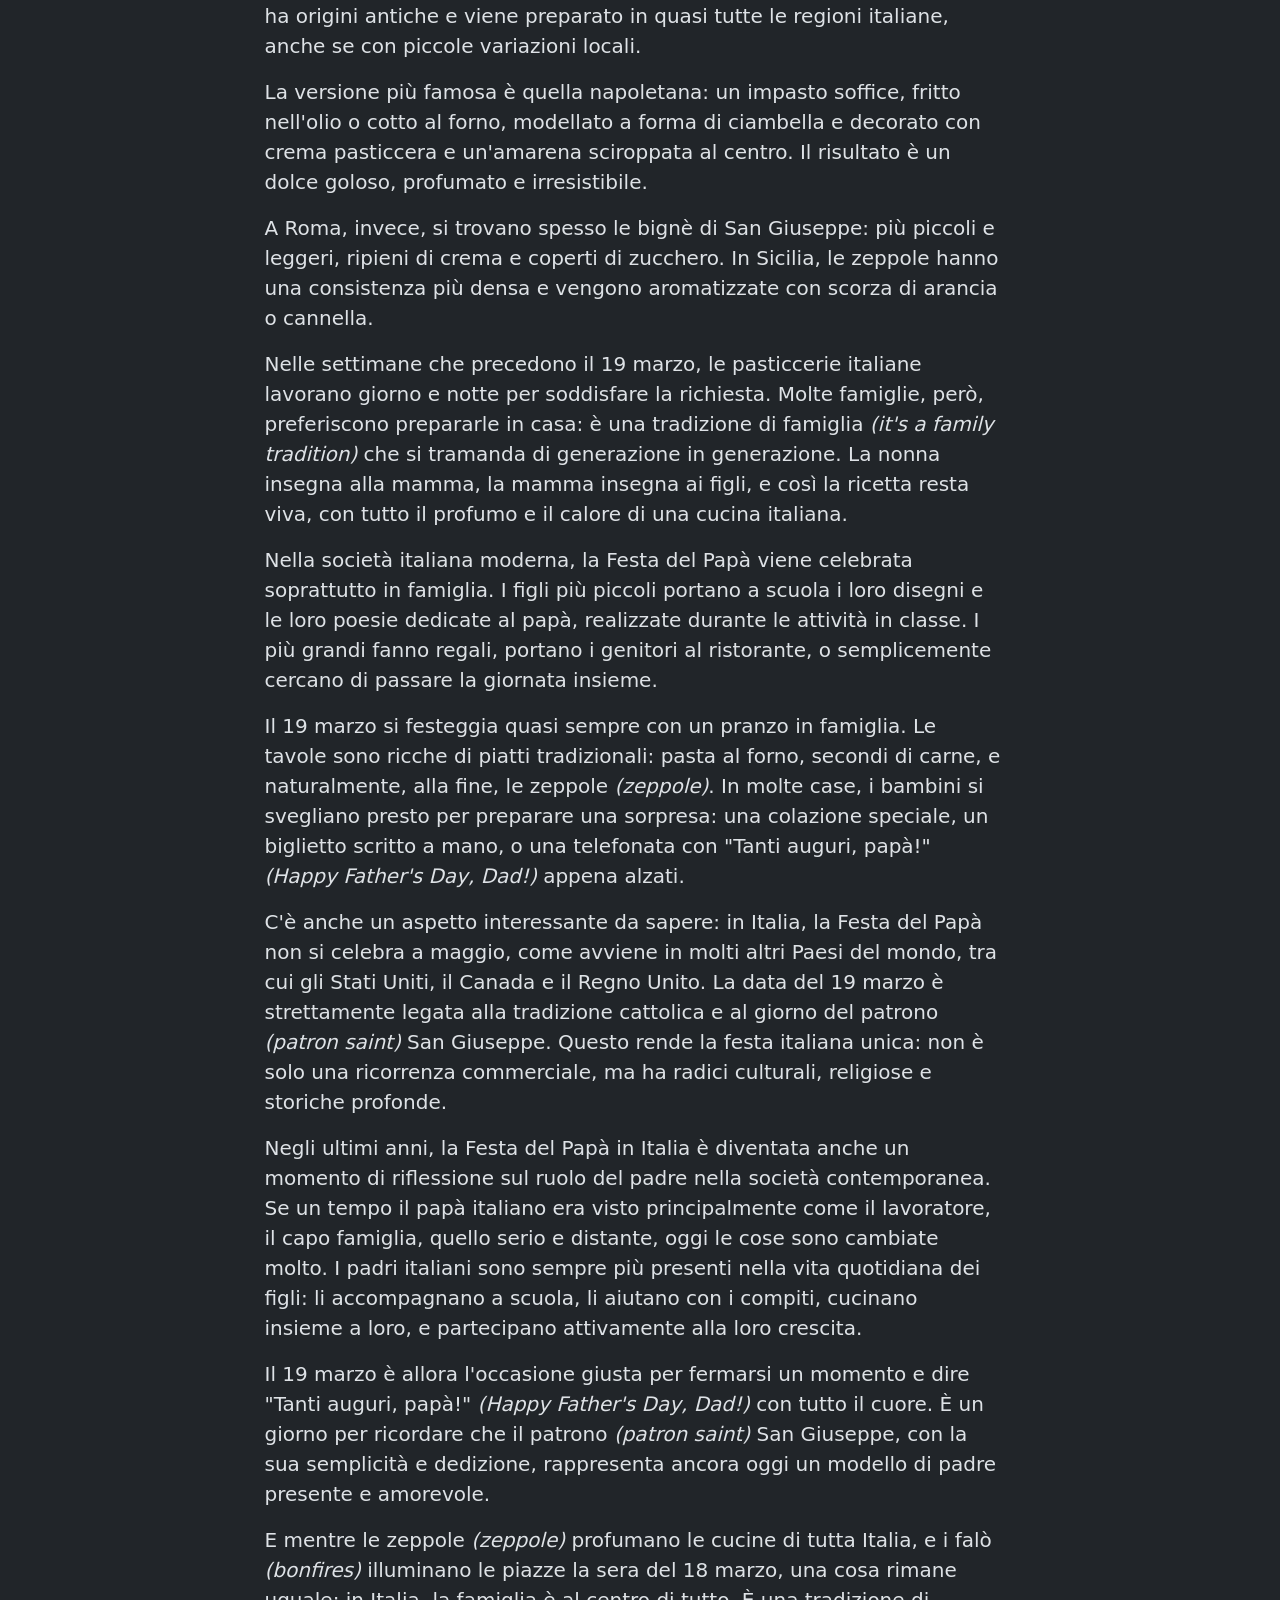
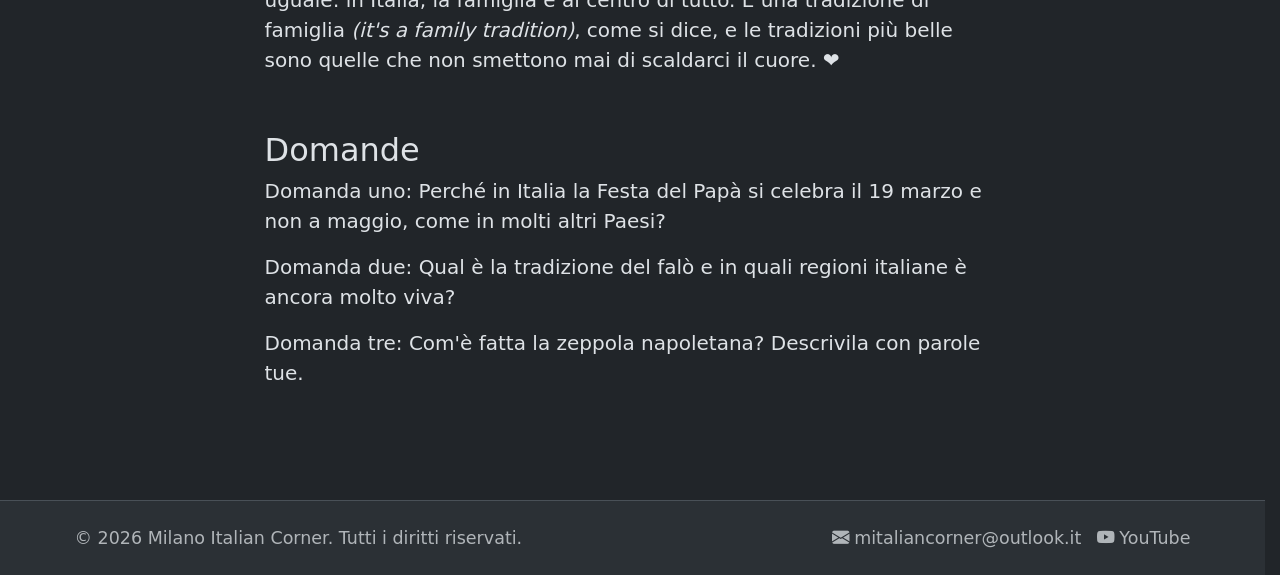
<file: blog/0007-march-19-fathers-day copy/index.html>
<!DOCTYPE html><html lang="it" data-bs-theme="dark"> <head><!-- 
      preconnect Ottimizza le connessioni esterne 
      I file di Bootstrap vengono caricati da cdn.jsdelivr.net. Il browser perde tempo a "cercare" dove si trova questo server (DNS lookup) e a stabilire una connessione sicura.
      Soluzione: Aggiungi queste due righe in cima al tuo <head>, prima di ogni altra cosa: 
    --><link rel="preconnect" href="https://cdn.jsdelivr.net"><link rel="dns-prefetch" href="https://cdn.jsdelivr.net"><meta charset="UTF-8"><meta name="viewport" content="width=device-width, initial-scale=1.0"><meta name="generator" content="Astro v6.1.3"><title>7 March 19th: Father&#39;s Day in Italy (B1 / B2) | Milano Italian Corner</title><meta name="description" content="March 19th: Father's Day in Italy (B1 / B2)"><link rel="canonical" href="https://mic.pphost.com.de/blog/0007-march-19-fathers-day%20copy/"><meta property="og:title" content="7 March 19th: Father's Day in Italy (B1 / B2) | Milano Italian Corner"><meta property="og:description" content="March 19th: Father's Day in Italy (B1 / B2)"><meta property="og:url" content="https://mic.pphost.com.de/blog/0007-march-19-fathers-day%20copy/"><meta property="og:type" content="article"><meta property="og:site_name" content="Milano Italian Corner"><meta property="og:image" content="https://mic.pphost.com.de/images/cover/0007.webp"><meta property="article:published_time" content="2026-03-19"><meta name="twitter:card" content="summary_large_image"><meta name="twitter:title" content="7 March 19th: Father's Day in Italy (B1 / B2) | Milano Italian Corner"><meta name="twitter:description" content="March 19th: Father's Day in Italy (B1 / B2)"><meta name="twitter:image" content="https://mic.pphost.com.de/images/cover/0007.webp"><link rel="sitemap" href="/sitemap-index.xml"><link rel="icon" href="data:,"><!-- blank favicon --><link href="https://cdn.jsdelivr.net/npm/bootstrap@5.3.8/dist/css/bootstrap.min.css" rel="stylesheet" integrity="sha384-sRIl4kxILFvY47J16cr9ZwB07vP4J8+LH7qKQnuqkuIAvNWLzeN8tE5YBujZqJLB" crossorigin="anonymous"><link rel="stylesheet" href="https://cdn.jsdelivr.net/npm/bootstrap-icons@1.13.1/font/bootstrap-icons.min.css"><link rel="stylesheet" href="/styles/global.css"><script type="application/ld+json">{"@context":"https://schema.org","@type":"Article","name":"Milano Italian Corner","url":"https://mic.pphost.com.de","description":"Impara l'italiano parlato. Articoli, consigli e risorse per chi vuole migliorare la conversazione in italiano.","datePublished":"2026-03-19","author":{"@type":"Person","name":"Pablo"}}</script></head> <body> <nav class="navbar navbar-expand-lg sticky-top bg-body-tertiary border-bottom"> <div class="container"> <a class="navbar-brand fw-bold" href="/">Milano Italian Corner</a> <button class="navbar-toggler" type="button" data-bs-toggle="collapse" data-bs-target="#navbarNav" aria-controls="navbarNav" aria-expanded="false" aria-label="Toggle navigation"> <span class="navbar-toggler-icon"></span> </button> <div class="collapse navbar-collapse" id="navbarNav"> <ul class="navbar-nav ms-auto gap-2"> <li class="nav-item"> <a class="nav-link" href="/">Home</a> </li> <li class="nav-item"> <a class="nav-link" href="/blog">Blog</a> </li> <li class="nav-item"> <a class="nav-link" href="https://www.youtube.com/@mitaliancorner" target="_blank" rel="noopener noreferrer"> <i class="bi bi-youtube me-1"></i>YouTube
</a> </li> </ul> </div> </div> </nav> <main>  <article class="container py-5"> <div class="mb-4"> <a href="/blog" class="btn btn-outline-secondary btn-sm"> <i class="bi bi-arrow-left me-1"></i>Tutti gli articoli
</a> </div> <h1 class="mb-2 text-center">7 March 19th: Father&#39;s Day in Italy (B1 / B2)</h1> <p class="text-body-secondary mb-4 text-center"> <i class="bi bi-calendar3 me-1"></i> <time datetime="2026-03-19">19 marzo 2026</time> </p> <div class="row justify-content-center"> <div class="col-lg-8"> <img src="/images/cover/0007.webp" alt="Father's Day in Italy (B1 / B2)" class="article-cover rounded mb-4"> <nav id="toc-container" class="card bg-body-tertiary border mt-4 mb-5 p-3" aria-label="Indice dei contenuti"> <h2 class="h4 text-uppercase text-body-secondary mb-3"> <i class="bi bi-list-ul me-1"></i> Indice
</h2> <ul class="toc-list" id="toc-list"></ul> </nav> <div id="article-content">  <p>In this video, you'll learn Italian vocabulary and expressions related to Father's Day in Italy, celebrated every year on March 19th as part of the ancient tradition of Saint Joseph's Day — discover how Italians honour their fathers, what sweets they eat, and how the holiday connects family, religion, and regional customs.</p> <h2>VOCABOLI</h2> <p><strong>1. La zeppola</strong> <i>(the zeppola — a traditional fried or baked pastry)</i></p> <p>Significato: La zeppola è un dolce tipico italiano, preparato in occasione della Festa di San Giuseppe. Si tratta di una ciambella fritta oppure al forno, soffice e profumata, solitamente decorata con crema pasticcera e un'amarena sciroppata sopra. Ogni regione italiana ha la sua versione, ma la più famosa è quella napoletana.</p> <p>Esempio di utilizzo:</p> <p>— "Quest'anno mia nonna ha preparato le zeppole fatte in casa. Erano ancora più buone di quelle della pasticceria!" <i>(This year my grandmother made homemade zeppole. They were even better than the ones from the pastry shop!)</i></p> <p><strong>2. Il falò</strong> <i>(the bonfire)</i></p> <p>Significato: Il falò è un grande fuoco acceso all'aperto, di solito per celebrare una festa o una ricorrenza. In molte città e paesi italiani, soprattutto al Nord, la notte del 18 marzo si accendono i falò in piazza per festeggiare la vigilia di San Giuseppe. È una tradizione molto antica, legata all'arrivo della primavera.</p> <p>Esempio di utilizzo:</p> <p>— "Nel nostro paese, ogni anno accendiamo il falò in piazza la sera del 18 marzo. Tutta la comunità si riunisce intorno al fuoco." <i>(In our town, every year we light the bonfire in the square on the evening of March 18th. The whole community gathers around the fire.)</i></p> <p><strong>3. Il patrono</strong> <i>(the patron saint)</i></p> <p>Significato: Il patrono, o santo patrono, è un santo della tradizione cattolica considerato protettore di una città, una categoria professionale, o un gruppo di persone. San Giuseppe, ad esempio, è il patrono dei lavoratori e dei papà. In Italia, ogni città ha il proprio patrono, e il giorno della sua festa è spesso un giorno di celebrazioni locali.</p> <p>Esempio di utilizzo:</p> <p>— "San Gennaro è il patrono di Napoli. La sua festa si celebra il 19 settembre con una processione in città." <i>(San Gennaro is the patron saint of Naples. His feast is celebrated on September 19th with a procession through the city.)</i></p> <h2>ESPRESSIONI</h2> <p><strong>1. "Tanti auguri, papà!"</strong> <i>(Happy Father's Day! / Many best wishes, Dad!)</i></p> <p>Significato: È il modo più diretto e affettuoso per fare gli auguri al proprio padre in occasione della Festa del Papà. La parola auguri in italiano si usa per qualsiasi tipo di occasione felice: compleanni, feste, ricorrenze. Quando si dice tanti auguri, si sta augurandone molti, come a dire "ti mando tutti i miei migliori auguri".</p> <p>Esempio di utilizzo:</p> <p>— "Stamattina ho chiamato mio padre alle sette per dirgli: 'Tanti auguri, papà! Ti voglio bene!'" <i>(This morning I called my father at seven o'clock to say: 'Happy Father's Day, Dad! I love you!')</i></p> <p><strong>2. "È una tradizione di famiglia"</strong> <i>(It's a family tradition)</i></p> <p>Significato: Questa espressione si usa per descrivere qualcosa che si fa regolarmente in famiglia, da generazione in generazione, come un'abitudine o un rituale condiviso. In italiano, tradizione ha un peso culturale molto forte: indica continuità, identità e senso di appartenenza.</p> <p>Esempio di utilizzo:</p> <p>— "Ogni anno il 19 marzo andiamo tutti dalla nonna a pranzo. Ormai è una tradizione di famiglia." <i>(Every year on March 19th we all go to grandma's for lunch. It's become a family tradition by now.)</i></p> <p><strong>3. "Si festeggia il 19 marzo"</strong> <i>(It is celebrated on March 19th)</i></p> <p>Significato: Questa espressione usa il verbo festeggiare (to celebrate) nella forma impersonale con si, molto comune in italiano per indicare qualcosa che si fa in generale, senza specificare chi. È una struttura molto utile per parlare di feste, ricorrenze o abitudini sociali.</p> <p>Esempio di utilizzo:</p> <p>— "In Italia, la Festa del Papà si festeggia il 19 marzo, non a maggio come in molti altri Paesi." <i>(In Italy, Father's Day is celebrated on March 19th, not in May as in many other countries.)</i></p> <h2>TESTO IN ITALIANO</h2> <p>Ogni anno, quando arriva il 19 marzo, in tutta Italia si respira un'aria speciale. Nelle pasticcerie, le vetrine sono piene di zeppole <i>(zeppole — traditional pastries for Saint Joseph's Day)</i>. Nelle famiglie, i bambini preparano disegni e regali. E ovunque, dalla mattina, si sente la stessa frase: "Tanti auguri, papà!" <i>(Happy Father's Day, Dad!)</i>.</p> <p>Ma perché proprio il 19 marzo? E da dove viene questa tradizione?</p> <p>Per capirlo, bisogna fare un piccolo passo indietro.</p> <p>Il 19 marzo è il giorno di San Giuseppe <i>(Saint Joseph)</i>, il falegname di Nazareth che, secondo la tradizione cristiana, era il papà adottivo di Gesù. San Giuseppe è una figura molto amata in Italia. È considerato un uomo semplice, lavoratore, silenzioso e generoso. Per queste qualità, la Chiesa cattolica lo ha scelto come patrono <i>(patron saint)</i> di molte categorie: i lavoratori, i padri di famiglia, i falegnami, e persino i moribondi.</p> <p>In molte città italiane, si festeggia il 19 marzo <i>(it is celebrated on March 19th)</i> con messe, processioni e eventi nelle piazze. Nei piccoli paesi del Sud Italia, in particolare, la festa di San Giuseppe è ancora vissuta con grande intensità. Si allestiscono delle tavole imbandite di cibo — le cosiddette tavole di San Giuseppe — e si distribuisce da mangiare ai poveri e ai bisognosi. È un gesto antico, un rito di generosità che si ripete di anno in anno.</p> <p>In molte regioni del Nord Italia, come il Piemonte, la Lombardia e il Veneto, la tradizione del falò <i>(bonfire)</i> è ancora molto viva. La sera del 18 marzo, cioè la vigilia della festa, la gente si riunisce nelle piazze dei paesi per accendere grandi fuochi. Famiglie, amici, anziani e bambini si siedono intorno al falò <i>(bonfire)</i> e aspettano che bruci lentamente, chiacchierando e mangiando insieme.</p> <p>Questo rito ha origini antichissime. In passato, i fuochi venivano accesi per salutare l'inverno e dare il benvenuto alla primavera. Non era solo una festa religiosa: era anche un momento comunitario, un modo per stare insieme dopo i mesi freddi. Ancora oggi, in molti posti, è una tradizione di famiglia <i>(it's a family tradition)</i> partecipare al falò: i genitori portano i figli, i figli portano i nipoti, e così la tradizione continua.</p> <p>Non c'è Festa del Papà in Italia senza le zeppole <i>(zeppole)</i>. Questo dolce ha origini antiche e viene preparato in quasi tutte le regioni italiane, anche se con piccole variazioni locali.</p> <p>La versione più famosa è quella napoletana: un impasto soffice, fritto nell'olio o cotto al forno, modellato a forma di ciambella e decorato con crema pasticcera e un'amarena sciroppata al centro. Il risultato è un dolce goloso, profumato e irresistibile.</p> <p>A Roma, invece, si trovano spesso le bignè di San Giuseppe: più piccoli e leggeri, ripieni di crema e coperti di zucchero. In Sicilia, le zeppole hanno una consistenza più densa e vengono aromatizzate con scorza di arancia o cannella.</p> <p>Nelle settimane che precedono il 19 marzo, le pasticcerie italiane lavorano giorno e notte per soddisfare la richiesta. Molte famiglie, però, preferiscono prepararle in casa: è una tradizione di famiglia <i>(it's a family tradition)</i> che si tramanda di generazione in generazione. La nonna insegna alla mamma, la mamma insegna ai figli, e così la ricetta resta viva, con tutto il profumo e il calore di una cucina italiana.</p> <p>Nella società italiana moderna, la Festa del Papà viene celebrata soprattutto in famiglia. I figli più piccoli portano a scuola i loro disegni e le loro poesie dedicate al papà, realizzate durante le attività in classe. I più grandi fanno regali, portano i genitori al ristorante, o semplicemente cercano di passare la giornata insieme.</p> <p>Il 19 marzo si festeggia quasi sempre con un pranzo in famiglia. Le tavole sono ricche di piatti tradizionali: pasta al forno, secondi di carne, e naturalmente, alla fine, le zeppole <i>(zeppole)</i>. In molte case, i bambini si svegliano presto per preparare una sorpresa: una colazione speciale, un biglietto scritto a mano, o una telefonata con "Tanti auguri, papà!" <i>(Happy Father's Day, Dad!)</i> appena alzati.</p> <p>C'è anche un aspetto interessante da sapere: in Italia, la Festa del Papà non si celebra a maggio, come avviene in molti altri Paesi del mondo, tra cui gli Stati Uniti, il Canada e il Regno Unito. La data del 19 marzo è strettamente legata alla tradizione cattolica e al giorno del patrono <i>(patron saint)</i> San Giuseppe. Questo rende la festa italiana unica: non è solo una ricorrenza commerciale, ma ha radici culturali, religiose e storiche profonde.</p> <p>Negli ultimi anni, la Festa del Papà in Italia è diventata anche un momento di riflessione sul ruolo del padre nella società contemporanea. Se un tempo il papà italiano era visto principalmente come il lavoratore, il capo famiglia, quello serio e distante, oggi le cose sono cambiate molto. I padri italiani sono sempre più presenti nella vita quotidiana dei figli: li accompagnano a scuola, li aiutano con i compiti, cucinano insieme a loro, e partecipano attivamente alla loro crescita.</p> <p>Il 19 marzo è allora l'occasione giusta per fermarsi un momento e dire "Tanti auguri, papà!" <i>(Happy Father's Day, Dad!)</i> con tutto il cuore. È un giorno per ricordare che il patrono <i>(patron saint)</i> San Giuseppe, con la sua semplicità e dedizione, rappresenta ancora oggi un modello di padre presente e amorevole.</p> <p>E mentre le zeppole <i>(zeppole)</i> profumano le cucine di tutta Italia, e i falò <i>(bonfires)</i> illuminano le piazze la sera del 18 marzo, una cosa rimane uguale: in Italia, la famiglia è al centro di tutto. È una tradizione di famiglia <i>(it's a family tradition)</i>, come si dice, e le tradizioni più belle sono quelle che non smettono mai di scaldarci il cuore. ❤️</p> <h2>Domande</h2> <p>Domanda uno: Perché in Italia la Festa del Papà si celebra il 19 marzo e non a maggio, come in molti altri Paesi?</p> <p>Domanda due: Qual è la tradizione del falò e in quali regioni italiane è ancora molto viva?</p> <p>Domanda tre: Com'è fatta la zeppola napoletana? Descrivila con parole tue.</p>  </div> </div> </div> </article> <script type="module">const a=document.getElementById("article-content"),d=document.getElementById("toc-list"),r=document.getElementById("toc-container");if(a&&d&&r){const o=a.querySelectorAll("h2");o.length===0?r.style.display="none":o.forEach((e,n)=>{e.id||(e.id=`section-${n+1}`);const c=document.createElement("li"),t=document.createElement("a");t.href=`#${e.id}`,t.textContent=e.textContent??"",t.className="text-body-secondary",t.addEventListener("click",l=>{l.preventDefault();const i=document.getElementById(e.id);if(i){const s=i.getBoundingClientRect().top+window.scrollY-80;window.scrollTo({top:s,behavior:"smooth"})}}),c.appendChild(t),d.appendChild(c)})}document.addEventListener("DOMContentLoaded",()=>{document.querySelectorAll("pre").forEach(o=>{const e=document.createElement("button");e.innerHTML='<i class="bi bi-clipboard"></i>',e.className="copy-button",e.setAttribute("aria-label","Copia codice"),e.addEventListener("click",async()=>{const c=o.querySelector("code")?.innerText??o.innerText;try{if(navigator.clipboard&&window.isSecureContext)await navigator.clipboard.writeText(c);else{const t=document.createElement("textarea");t.value=c,t.style.cssText="position:fixed;opacity:0;pointer-events:none",document.body.appendChild(t),t.select(),document.execCommand("copy"),document.body.removeChild(t)}e.classList.add("copied"),e.setAttribute("aria-label","Copiato!"),setTimeout(()=>{e.classList.remove("copied"),e.setAttribute("aria-label","Copia codice")},2e3)}catch(t){console.error("Errore durante la copia:",t)}});const n=document.createElement("div");n.className="pre-wrapper",o.parentNode&&(o.parentNode.insertBefore(n,o),n.appendChild(o),n.appendChild(e))})});</script>  </main> <footer class="bg-body-tertiary border-top py-4 mt-5"> <div class="container d-flex flex-column flex-md-row justify-content-between align-items-center gap-2 text-body-secondary small"> <span>&copy; 2026 Milano Italian Corner. Tutti i diritti riservati.</span> <div class="d-flex gap-3"> <a href="mailto:mitaliancorner@outlook.it" class="text-body-secondary text-decoration-none"> <i class="bi bi-envelope-fill me-1"></i>mitaliancorner@outlook.it </a> <a href="https://www.youtube.com/@mitaliancorner" target="_blank" rel="noopener noreferrer" class="text-body-secondary text-decoration-none"> <i class="bi bi-youtube me-1"></i>YouTube
</a> </div> </div> </footer> <script src="https://cdn.jsdelivr.net/npm/bootstrap@5.3.8/dist/js/bootstrap.bundle.min.js" integrity="sha384-FKyoEForCGlyvwx9Hj09JcYn3nv7wiPVlz7YYwJrWVcXK/BmnVDxM+D2scQbITxI" crossorigin="anonymous"></script> </body> </html>
</file>
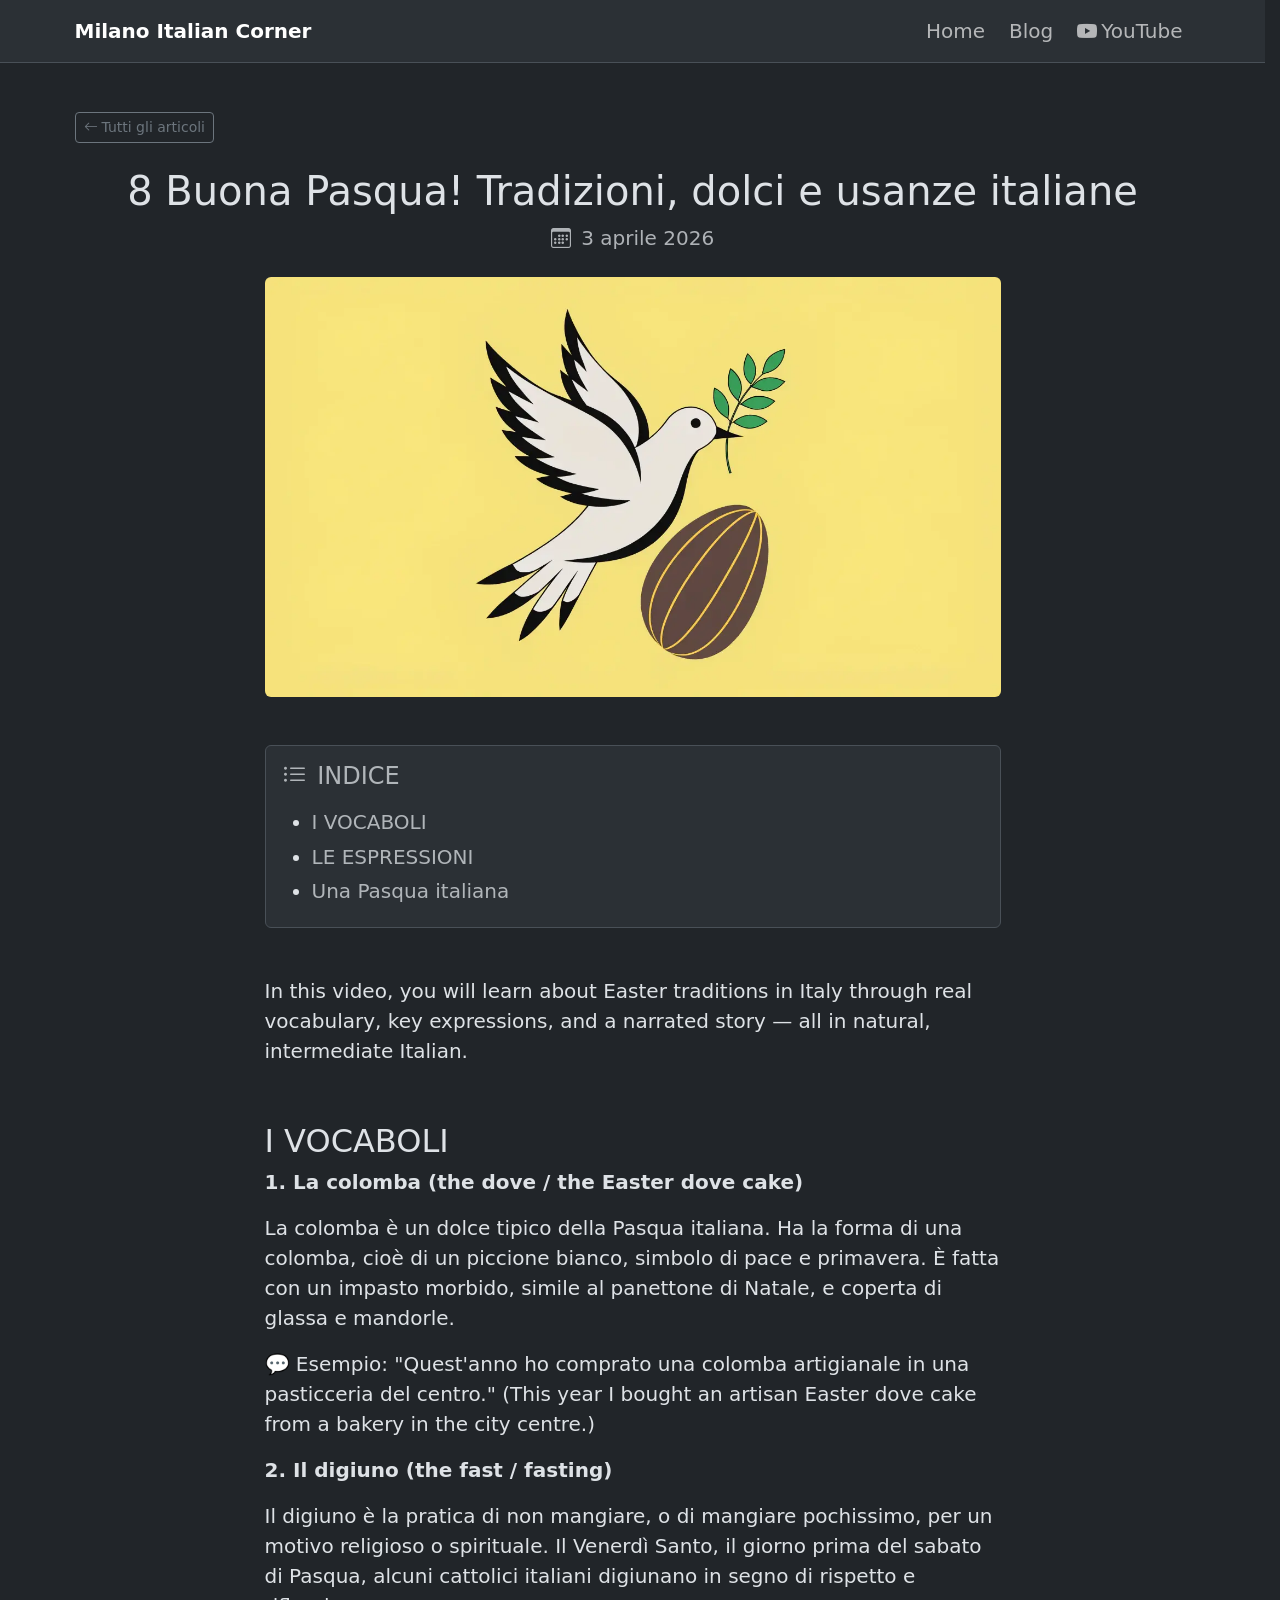
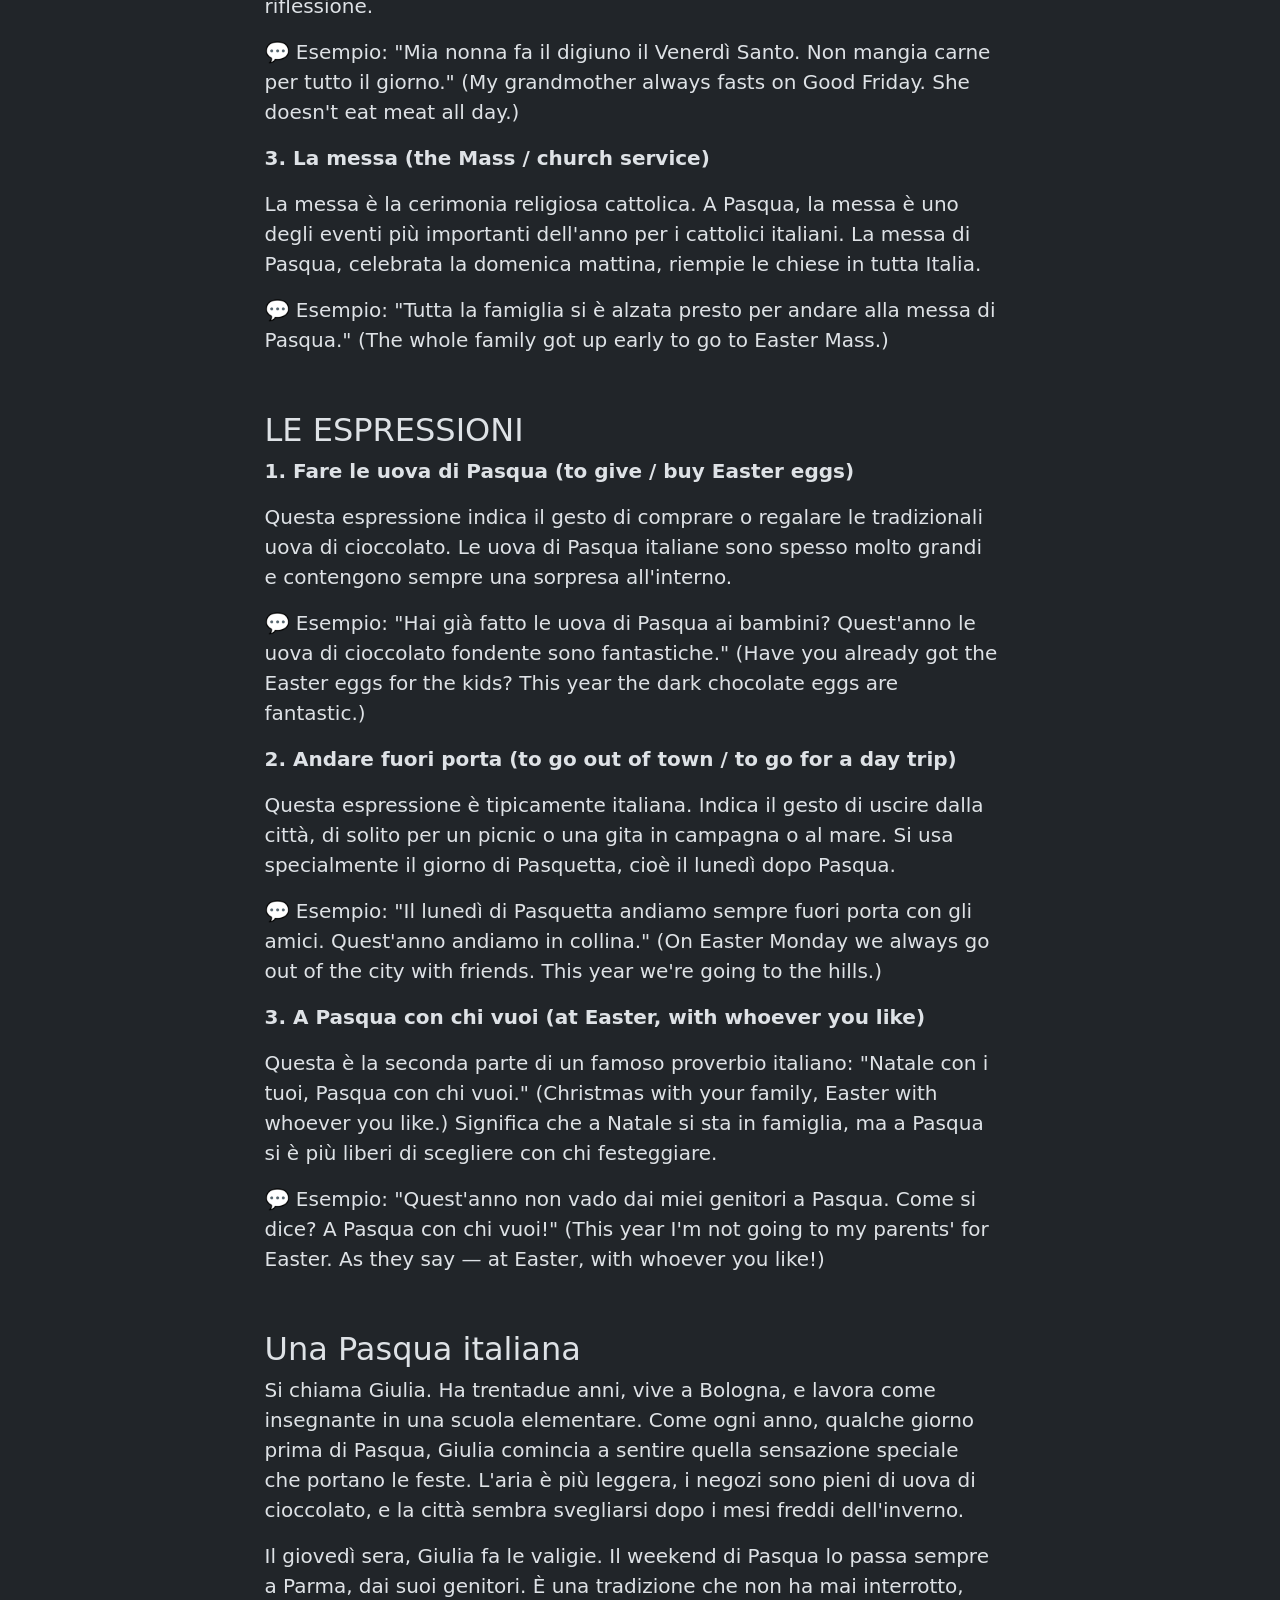
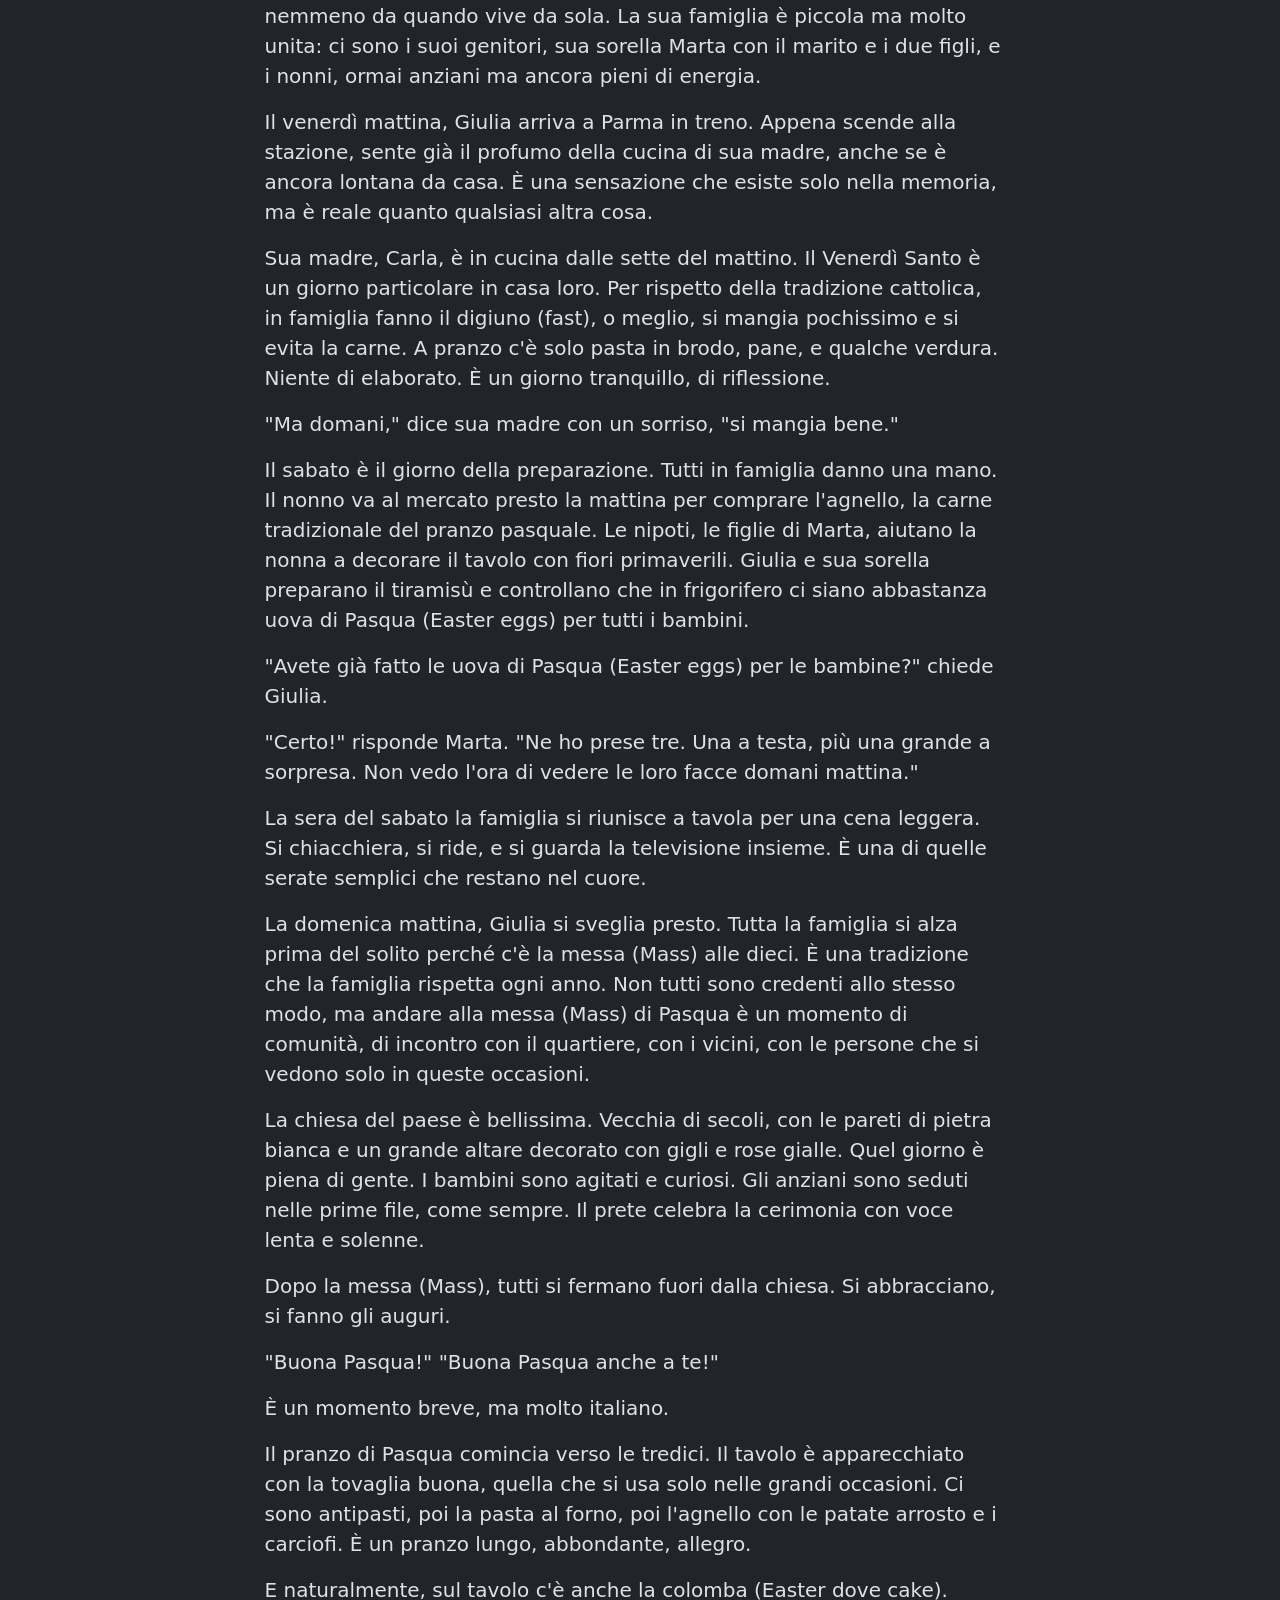
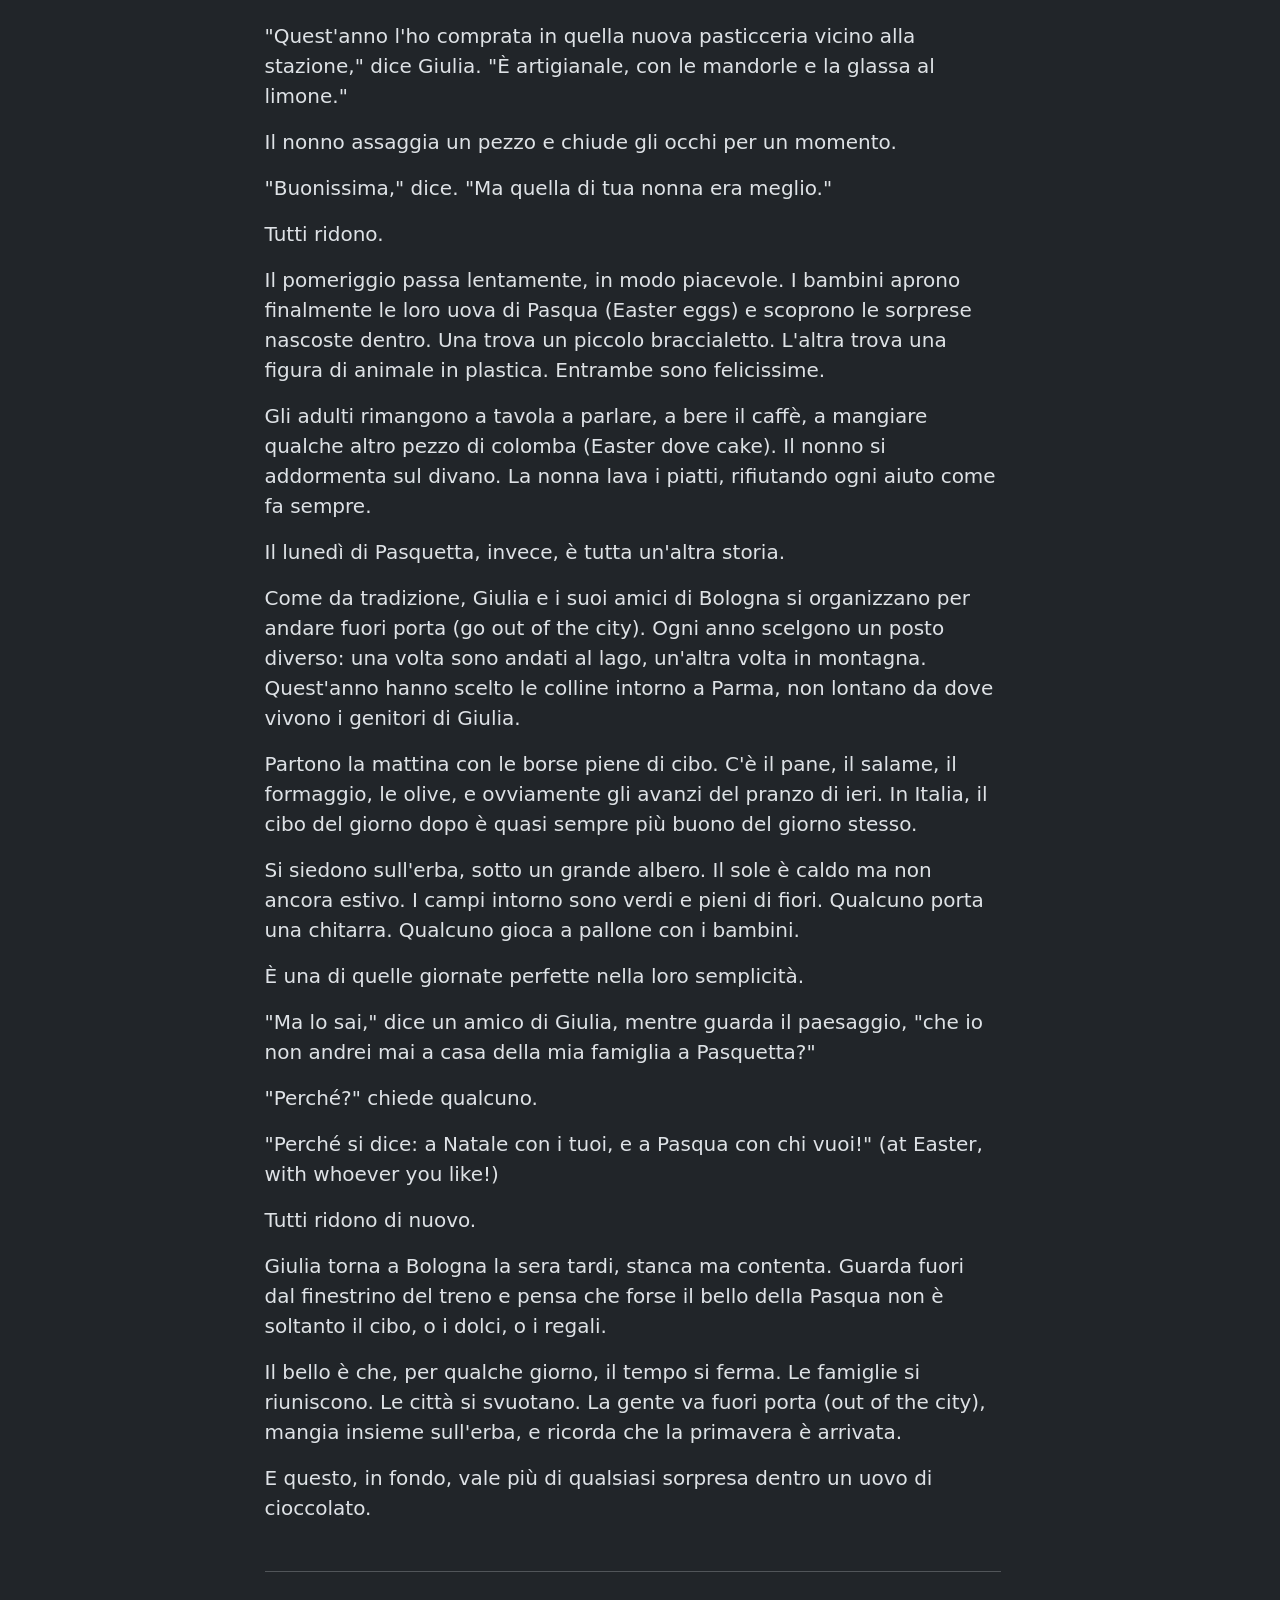
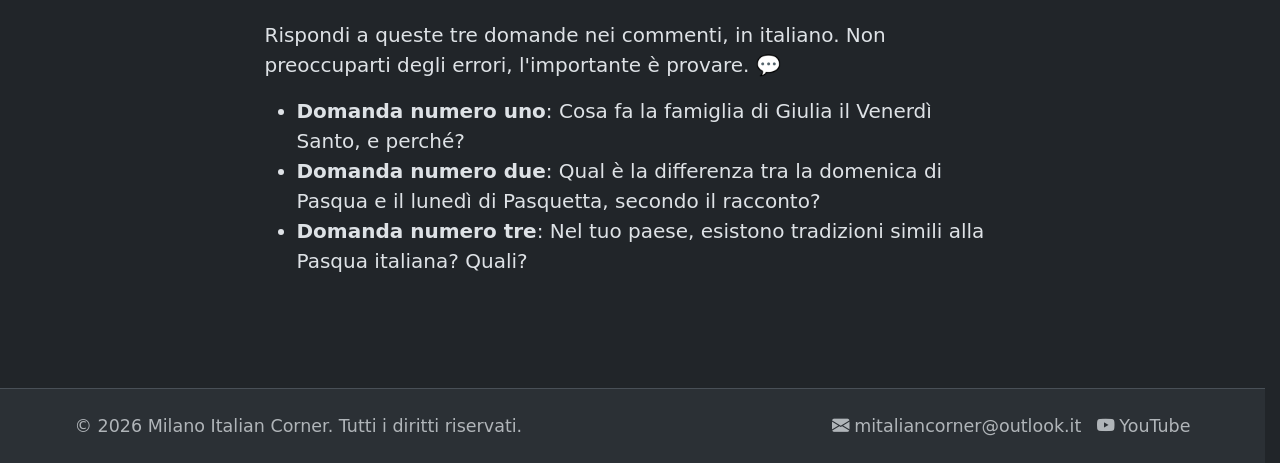
<file: blog/0008-buona-pasqua-tradizioni-dolci-usanze-italiane/index.html>
<!DOCTYPE html><html lang="it" data-bs-theme="dark"> <head><!-- 
      preconnect Ottimizza le connessioni esterne 
      I file di Bootstrap vengono caricati da cdn.jsdelivr.net. Il browser perde tempo a "cercare" dove si trova questo server (DNS lookup) e a stabilire una connessione sicura.
      Soluzione: Aggiungi queste due righe in cima al tuo <head>, prima di ogni altra cosa: 
    --><link rel="preconnect" href="https://cdn.jsdelivr.net"><link rel="dns-prefetch" href="https://cdn.jsdelivr.net"><meta charset="UTF-8"><meta name="viewport" content="width=device-width, initial-scale=1.0"><meta name="generator" content="Astro v6.1.3"><title>8 Buona Pasqua! Tradizioni, dolci e usanze italiane | Milano Italian Corner</title><meta name="description" content="PasquaBuona Pasqua! Tradizioni, dolci e usanze italiane"><link rel="canonical" href="https://mic.pphost.com.de/blog/0008-buona-pasqua-tradizioni-dolci-usanze-italiane/"><meta property="og:title" content="8 Buona Pasqua! Tradizioni, dolci e usanze italiane | Milano Italian Corner"><meta property="og:description" content="PasquaBuona Pasqua! Tradizioni, dolci e usanze italiane"><meta property="og:url" content="https://mic.pphost.com.de/blog/0008-buona-pasqua-tradizioni-dolci-usanze-italiane/"><meta property="og:type" content="article"><meta property="og:site_name" content="Milano Italian Corner"><meta property="og:image" content="https://mic.pphost.com.de/images/cover/0008.webp"><meta property="article:published_time" content="2026-04-03"><meta name="twitter:card" content="summary_large_image"><meta name="twitter:title" content="8 Buona Pasqua! Tradizioni, dolci e usanze italiane | Milano Italian Corner"><meta name="twitter:description" content="PasquaBuona Pasqua! Tradizioni, dolci e usanze italiane"><meta name="twitter:image" content="https://mic.pphost.com.de/images/cover/0008.webp"><link rel="sitemap" href="/sitemap-index.xml"><link rel="icon" href="data:,"><!-- blank favicon --><link href="https://cdn.jsdelivr.net/npm/bootstrap@5.3.8/dist/css/bootstrap.min.css" rel="stylesheet" integrity="sha384-sRIl4kxILFvY47J16cr9ZwB07vP4J8+LH7qKQnuqkuIAvNWLzeN8tE5YBujZqJLB" crossorigin="anonymous"><link rel="stylesheet" href="https://cdn.jsdelivr.net/npm/bootstrap-icons@1.13.1/font/bootstrap-icons.min.css"><link rel="stylesheet" href="/styles/global.css"><script type="application/ld+json">{"@context":"https://schema.org","@type":"Article","name":"Milano Italian Corner","url":"https://mic.pphost.com.de","description":"Impara l'italiano parlato. Articoli, consigli e risorse per chi vuole migliorare la conversazione in italiano.","datePublished":"2026-04-03","author":{"@type":"Person","name":"Pablo"}}</script></head> <body> <nav class="navbar navbar-expand-lg sticky-top bg-body-tertiary border-bottom"> <div class="container"> <a class="navbar-brand fw-bold" href="/">Milano Italian Corner</a> <button class="navbar-toggler" type="button" data-bs-toggle="collapse" data-bs-target="#navbarNav" aria-controls="navbarNav" aria-expanded="false" aria-label="Toggle navigation"> <span class="navbar-toggler-icon"></span> </button> <div class="collapse navbar-collapse" id="navbarNav"> <ul class="navbar-nav ms-auto gap-2"> <li class="nav-item"> <a class="nav-link" href="/">Home</a> </li> <li class="nav-item"> <a class="nav-link" href="/blog">Blog</a> </li> <li class="nav-item"> <a class="nav-link" href="https://www.youtube.com/@mitaliancorner" target="_blank" rel="noopener noreferrer"> <i class="bi bi-youtube me-1"></i>YouTube
</a> </li> </ul> </div> </div> </nav> <main>  <article class="container py-5"> <div class="mb-4"> <a href="/blog" class="btn btn-outline-secondary btn-sm"> <i class="bi bi-arrow-left me-1"></i>Tutti gli articoli
</a> </div> <h1 class="mb-2 text-center">8 Buona Pasqua! Tradizioni, dolci e usanze italiane</h1> <p class="text-body-secondary mb-4 text-center"> <i class="bi bi-calendar3 me-1"></i> <time datetime="2026-04-03">3 aprile 2026</time> </p> <div class="row justify-content-center"> <div class="col-lg-8"> <img src="/images/cover/0008.webp" alt="Buona Pasqua! Tradizioni, dolci e usanze italiane" class="article-cover rounded mb-4"> <nav id="toc-container" class="card bg-body-tertiary border mt-4 mb-5 p-3" aria-label="Indice dei contenuti"> <h2 class="h4 text-uppercase text-body-secondary mb-3"> <i class="bi bi-list-ul me-1"></i> Indice
</h2> <ul class="toc-list" id="toc-list"></ul> </nav> <div id="article-content">  <p>In this video, you will learn about Easter traditions in Italy through real vocabulary, key expressions, and a narrated story — all in natural, intermediate Italian.</p> <h2>I VOCABOLI</h2> <p><strong>1. La colomba (the dove / the Easter dove cake)</strong></p> <p>La colomba è un dolce tipico della Pasqua italiana. Ha la forma di una colomba, cioè di un piccione bianco, simbolo di pace e primavera. È fatta con un impasto morbido, simile al panettone di Natale, e coperta di glassa e mandorle.</p> <p>💬 Esempio: "Quest'anno ho comprato una colomba artigianale in una pasticceria del centro." (This year I bought an artisan Easter dove cake from a bakery in the city centre.)</p> <p><strong>2. Il digiuno (the fast / fasting)</strong></p> <p>Il digiuno è la pratica di non mangiare, o di mangiare pochissimo, per un motivo religioso o spirituale. Il Venerdì Santo, il giorno prima del sabato di Pasqua, alcuni cattolici italiani digiunano in segno di rispetto e riflessione.</p> <p>💬 Esempio: "Mia nonna fa il digiuno il Venerdì Santo. Non mangia carne per tutto il giorno." (My grandmother always fasts on Good Friday. She doesn't eat meat all day.)</p> <p><strong>3. La messa (the Mass / church service)</strong></p> <p>La messa è la cerimonia religiosa cattolica. A Pasqua, la messa è uno degli eventi più importanti dell'anno per i cattolici italiani. La messa di Pasqua, celebrata la domenica mattina, riempie le chiese in tutta Italia.</p> <p>💬 Esempio: "Tutta la famiglia si è alzata presto per andare alla messa di Pasqua." (The whole family got up early to go to Easter Mass.)</p> <h2>LE ESPRESSIONI</h2> <p><strong>1. Fare le uova di Pasqua (to give / buy Easter eggs)</strong></p> <p>Questa espressione indica il gesto di comprare o regalare le tradizionali uova di cioccolato. Le uova di Pasqua italiane sono spesso molto grandi e contengono sempre una sorpresa all'interno.</p> <p>💬 Esempio: "Hai già fatto le uova di Pasqua ai bambini? Quest'anno le uova di cioccolato fondente sono fantastiche." (Have you already got the Easter eggs for the kids? This year the dark chocolate eggs are fantastic.)</p> <p><strong>2. Andare fuori porta (to go out of town / to go for a day trip)</strong></p> <p>Questa espressione è tipicamente italiana. Indica il gesto di uscire dalla città, di solito per un picnic o una gita in campagna o al mare. Si usa specialmente il giorno di Pasquetta, cioè il lunedì dopo Pasqua.</p> <p>💬 Esempio: "Il lunedì di Pasquetta andiamo sempre fuori porta con gli amici. Quest'anno andiamo in collina." (On Easter Monday we always go out of the city with friends. This year we're going to the hills.)</p> <p><strong>3. A Pasqua con chi vuoi (at Easter, with whoever you like)</strong></p> <p>Questa è la seconda parte di un famoso proverbio italiano: "Natale con i tuoi, Pasqua con chi vuoi." (Christmas with your family, Easter with whoever you like.) Significa che a Natale si sta in famiglia, ma a Pasqua si è più liberi di scegliere con chi festeggiare.</p> <p>💬 Esempio: "Quest'anno non vado dai miei genitori a Pasqua. Come si dice? A Pasqua con chi vuoi!" (This year I'm not going to my parents' for Easter. As they say — at Easter, with whoever you like!)</p> <h2>Una Pasqua italiana</h2> <p>Si chiama Giulia. Ha trentadue anni, vive a Bologna, e lavora come insegnante in una scuola elementare. Come ogni anno, qualche giorno prima di Pasqua, Giulia comincia a sentire quella sensazione speciale che portano le feste. L'aria è più leggera, i negozi sono pieni di uova di cioccolato, e la città sembra svegliarsi dopo i mesi freddi dell'inverno.</p> <p>Il giovedì sera, Giulia fa le valigie. Il weekend di Pasqua lo passa sempre a Parma, dai suoi genitori. È una tradizione che non ha mai interrotto, nemmeno da quando vive da sola. La sua famiglia è piccola ma molto unita: ci sono i suoi genitori, sua sorella Marta con il marito e i due figli, e i nonni, ormai anziani ma ancora pieni di energia.</p> <p>Il venerdì mattina, Giulia arriva a Parma in treno. Appena scende alla stazione, sente già il profumo della cucina di sua madre, anche se è ancora lontana da casa. È una sensazione che esiste solo nella memoria, ma è reale quanto qualsiasi altra cosa.</p> <p>Sua madre, Carla, è in cucina dalle sette del mattino. Il Venerdì Santo è un giorno particolare in casa loro. Per rispetto della tradizione cattolica, in famiglia fanno il digiuno (fast), o meglio, si mangia pochissimo e si evita la carne. A pranzo c'è solo pasta in brodo, pane, e qualche verdura. Niente di elaborato. È un giorno tranquillo, di riflessione.</p> <p>"Ma domani," dice sua madre con un sorriso, "si mangia bene."</p> <p>Il sabato è il giorno della preparazione. Tutti in famiglia danno una mano. Il nonno va al mercato presto la mattina per comprare l'agnello, la carne tradizionale del pranzo pasquale. Le nipoti, le figlie di Marta, aiutano la nonna a decorare il tavolo con fiori primaverili. Giulia e sua sorella preparano il tiramisù e controllano che in frigorifero ci siano abbastanza uova di Pasqua (Easter eggs) per tutti i bambini.</p> <p>"Avete già fatto le uova di Pasqua (Easter eggs) per le bambine?" chiede Giulia.</p> <p>"Certo!" risponde Marta. "Ne ho prese tre. Una a testa, più una grande a sorpresa. Non vedo l'ora di vedere le loro facce domani mattina."</p> <p>La sera del sabato la famiglia si riunisce a tavola per una cena leggera. Si chiacchiera, si ride, e si guarda la televisione insieme. È una di quelle serate semplici che restano nel cuore.</p> <p>La domenica mattina, Giulia si sveglia presto. Tutta la famiglia si alza prima del solito perché c'è la messa (Mass) alle dieci. È una tradizione che la famiglia rispetta ogni anno. Non tutti sono credenti allo stesso modo, ma andare alla messa (Mass) di Pasqua è un momento di comunità, di incontro con il quartiere, con i vicini, con le persone che si vedono solo in queste occasioni.</p> <p>La chiesa del paese è bellissima. Vecchia di secoli, con le pareti di pietra bianca e un grande altare decorato con gigli e rose gialle. Quel giorno è piena di gente. I bambini sono agitati e curiosi. Gli anziani sono seduti nelle prime file, come sempre. Il prete celebra la cerimonia con voce lenta e solenne.</p> <p>Dopo la messa (Mass), tutti si fermano fuori dalla chiesa. Si abbracciano, si fanno gli auguri.</p> <p>"Buona Pasqua!" "Buona Pasqua anche a te!"</p> <p>È un momento breve, ma molto italiano.</p> <p>Il pranzo di Pasqua comincia verso le tredici. Il tavolo è apparecchiato con la tovaglia buona, quella che si usa solo nelle grandi occasioni. Ci sono antipasti, poi la pasta al forno, poi l'agnello con le patate arrosto e i carciofi. È un pranzo lungo, abbondante, allegro.</p> <p>E naturalmente, sul tavolo c'è anche la colomba (Easter dove cake).</p> <p>"Quest'anno l'ho comprata in quella nuova pasticceria vicino alla stazione," dice Giulia. "È artigianale, con le mandorle e la glassa al limone."</p> <p>Il nonno assaggia un pezzo e chiude gli occhi per un momento.</p> <p>"Buonissima," dice. "Ma quella di tua nonna era meglio."</p> <p>Tutti ridono.</p> <p>Il pomeriggio passa lentamente, in modo piacevole. I bambini aprono finalmente le loro uova di Pasqua (Easter eggs) e scoprono le sorprese nascoste dentro. Una trova un piccolo braccialetto. L'altra trova una figura di animale in plastica. Entrambe sono felicissime.</p> <p>Gli adulti rimangono a tavola a parlare, a bere il caffè, a mangiare qualche altro pezzo di colomba (Easter dove cake). Il nonno si addormenta sul divano. La nonna lava i piatti, rifiutando ogni aiuto come fa sempre.</p> <p>Il lunedì di Pasquetta, invece, è tutta un'altra storia.</p> <p>Come da tradizione, Giulia e i suoi amici di Bologna si organizzano per andare fuori porta (go out of the city). Ogni anno scelgono un posto diverso: una volta sono andati al lago, un'altra volta in montagna. Quest'anno hanno scelto le colline intorno a Parma, non lontano da dove vivono i genitori di Giulia.</p> <p>Partono la mattina con le borse piene di cibo. C'è il pane, il salame, il formaggio, le olive, e ovviamente gli avanzi del pranzo di ieri. In Italia, il cibo del giorno dopo è quasi sempre più buono del giorno stesso.</p> <p>Si siedono sull'erba, sotto un grande albero. Il sole è caldo ma non ancora estivo. I campi intorno sono verdi e pieni di fiori. Qualcuno porta una chitarra. Qualcuno gioca a pallone con i bambini.</p> <p>È una di quelle giornate perfette nella loro semplicità.</p> <p>"Ma lo sai," dice un amico di Giulia, mentre guarda il paesaggio, "che io non andrei mai a casa della mia famiglia a Pasquetta?"</p> <p>"Perché?" chiede qualcuno.</p> <p>"Perché si dice: a Natale con i tuoi, e a Pasqua con chi vuoi!" (at Easter, with whoever you like!)</p> <p>Tutti ridono di nuovo.</p> <p>Giulia torna a Bologna la sera tardi, stanca ma contenta. Guarda fuori dal finestrino del treno e pensa che forse il bello della Pasqua non è soltanto il cibo, o i dolci, o i regali.</p> <p>Il bello è che, per qualche giorno, il tempo si ferma. Le famiglie si riuniscono. Le città si svuotano. La gente va fuori porta (out of the city), mangia insieme sull'erba, e ricorda che la primavera è arrivata.</p> <p>E questo, in fondo, vale più di qualsiasi sorpresa dentro un uovo di cioccolato.</p> <hr> <p>Rispondi a queste tre domande nei commenti, in italiano. Non preoccuparti degli errori, l'importante è provare. 💬</p> <ul> <li><strong>Domanda numero uno</strong>: Cosa fa la famiglia di Giulia il Venerdì Santo, e perché?</li> <li><strong>Domanda numero due</strong>: Qual è la differenza tra la domenica di Pasqua e il lunedì di Pasquetta, secondo il racconto?</li> <li><strong>Domanda numero tre</strong>: Nel tuo paese, esistono tradizioni simili alla Pasqua italiana? Quali?</li> </ul>  </div> </div> </div> </article> <script type="module">const a=document.getElementById("article-content"),d=document.getElementById("toc-list"),r=document.getElementById("toc-container");if(a&&d&&r){const o=a.querySelectorAll("h2");o.length===0?r.style.display="none":o.forEach((e,n)=>{e.id||(e.id=`section-${n+1}`);const c=document.createElement("li"),t=document.createElement("a");t.href=`#${e.id}`,t.textContent=e.textContent??"",t.className="text-body-secondary",t.addEventListener("click",l=>{l.preventDefault();const i=document.getElementById(e.id);if(i){const s=i.getBoundingClientRect().top+window.scrollY-80;window.scrollTo({top:s,behavior:"smooth"})}}),c.appendChild(t),d.appendChild(c)})}document.addEventListener("DOMContentLoaded",()=>{document.querySelectorAll("pre").forEach(o=>{const e=document.createElement("button");e.innerHTML='<i class="bi bi-clipboard"></i>',e.className="copy-button",e.setAttribute("aria-label","Copia codice"),e.addEventListener("click",async()=>{const c=o.querySelector("code")?.innerText??o.innerText;try{if(navigator.clipboard&&window.isSecureContext)await navigator.clipboard.writeText(c);else{const t=document.createElement("textarea");t.value=c,t.style.cssText="position:fixed;opacity:0;pointer-events:none",document.body.appendChild(t),t.select(),document.execCommand("copy"),document.body.removeChild(t)}e.classList.add("copied"),e.setAttribute("aria-label","Copiato!"),setTimeout(()=>{e.classList.remove("copied"),e.setAttribute("aria-label","Copia codice")},2e3)}catch(t){console.error("Errore durante la copia:",t)}});const n=document.createElement("div");n.className="pre-wrapper",o.parentNode&&(o.parentNode.insertBefore(n,o),n.appendChild(o),n.appendChild(e))})});</script>  </main> <footer class="bg-body-tertiary border-top py-4 mt-5"> <div class="container d-flex flex-column flex-md-row justify-content-between align-items-center gap-2 text-body-secondary small"> <span>&copy; 2026 Milano Italian Corner. Tutti i diritti riservati.</span> <div class="d-flex gap-3"> <a href="mailto:mitaliancorner@outlook.it" class="text-body-secondary text-decoration-none"> <i class="bi bi-envelope-fill me-1"></i>mitaliancorner@outlook.it </a> <a href="https://www.youtube.com/@mitaliancorner" target="_blank" rel="noopener noreferrer" class="text-body-secondary text-decoration-none"> <i class="bi bi-youtube me-1"></i>YouTube
</a> </div> </div> </footer> <script src="https://cdn.jsdelivr.net/npm/bootstrap@5.3.8/dist/js/bootstrap.bundle.min.js" integrity="sha384-FKyoEForCGlyvwx9Hj09JcYn3nv7wiPVlz7YYwJrWVcXK/BmnVDxM+D2scQbITxI" crossorigin="anonymous"></script> </body> </html>
</file>
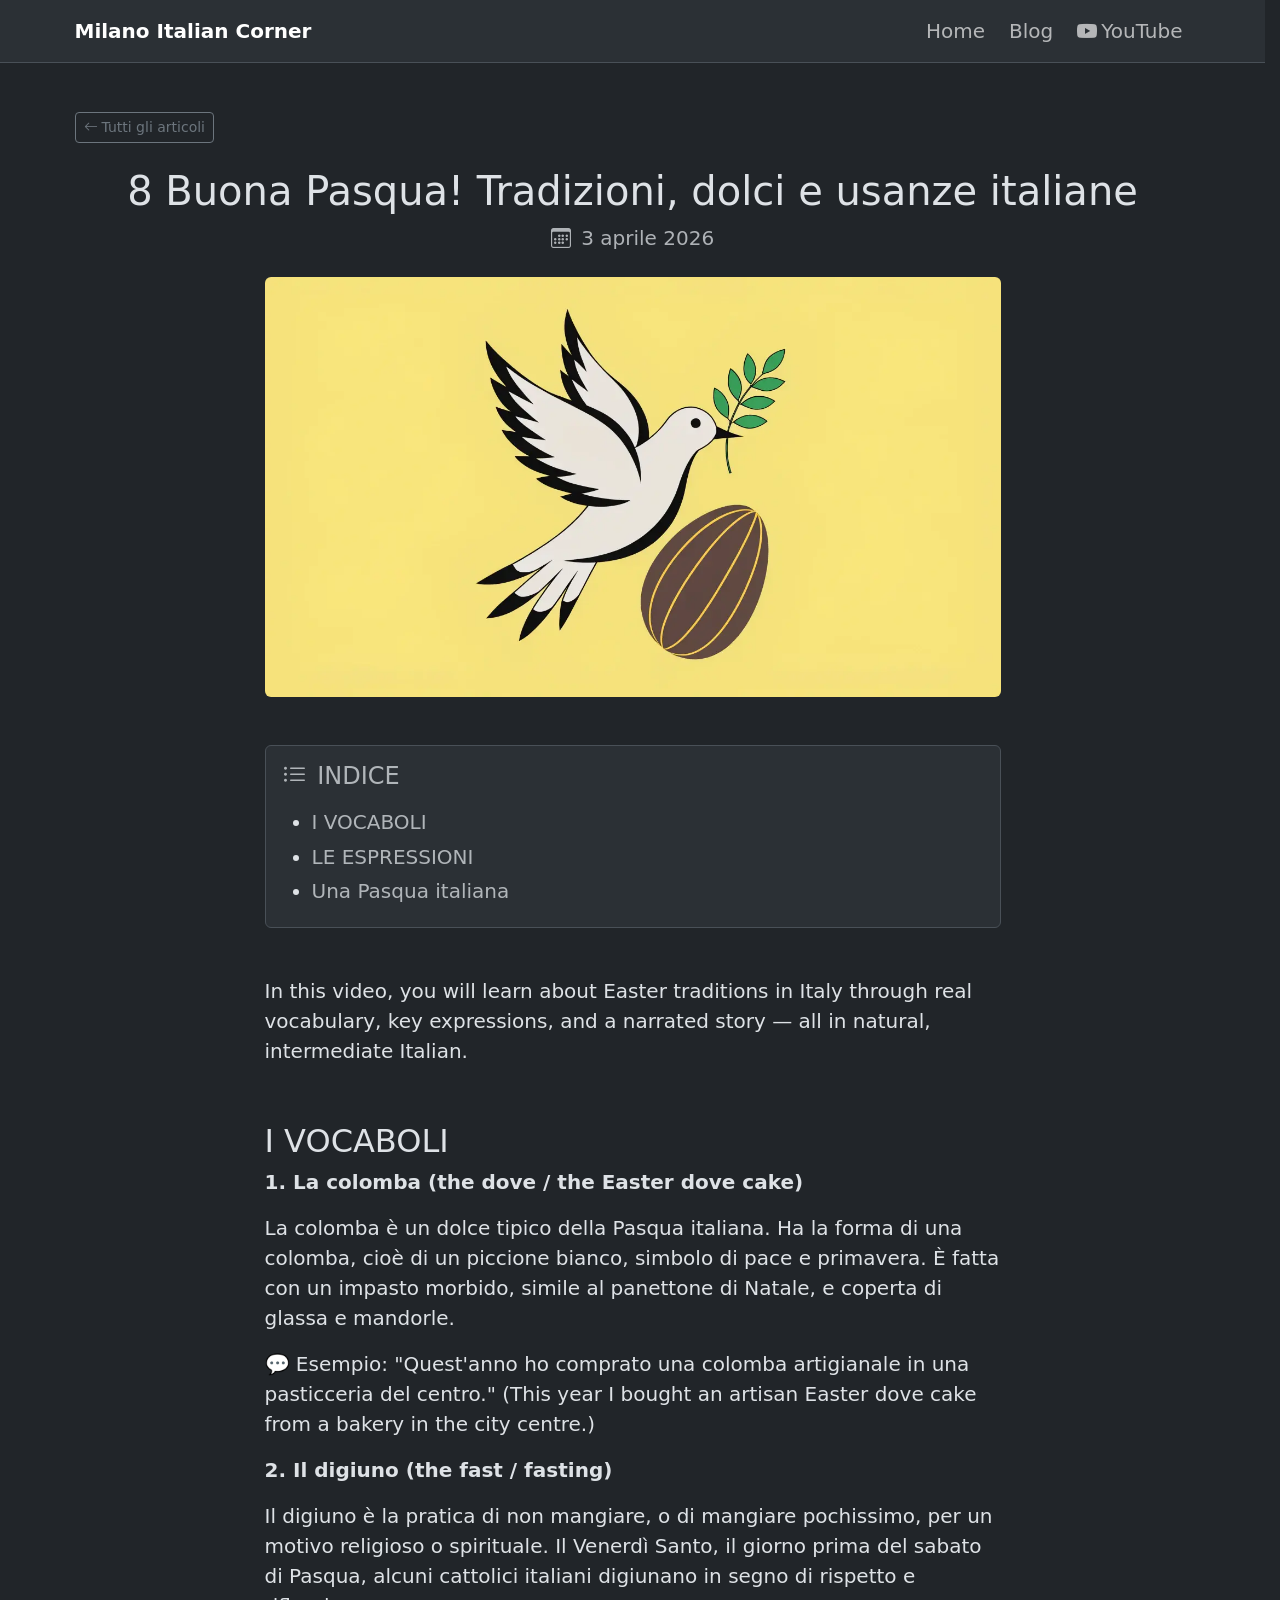
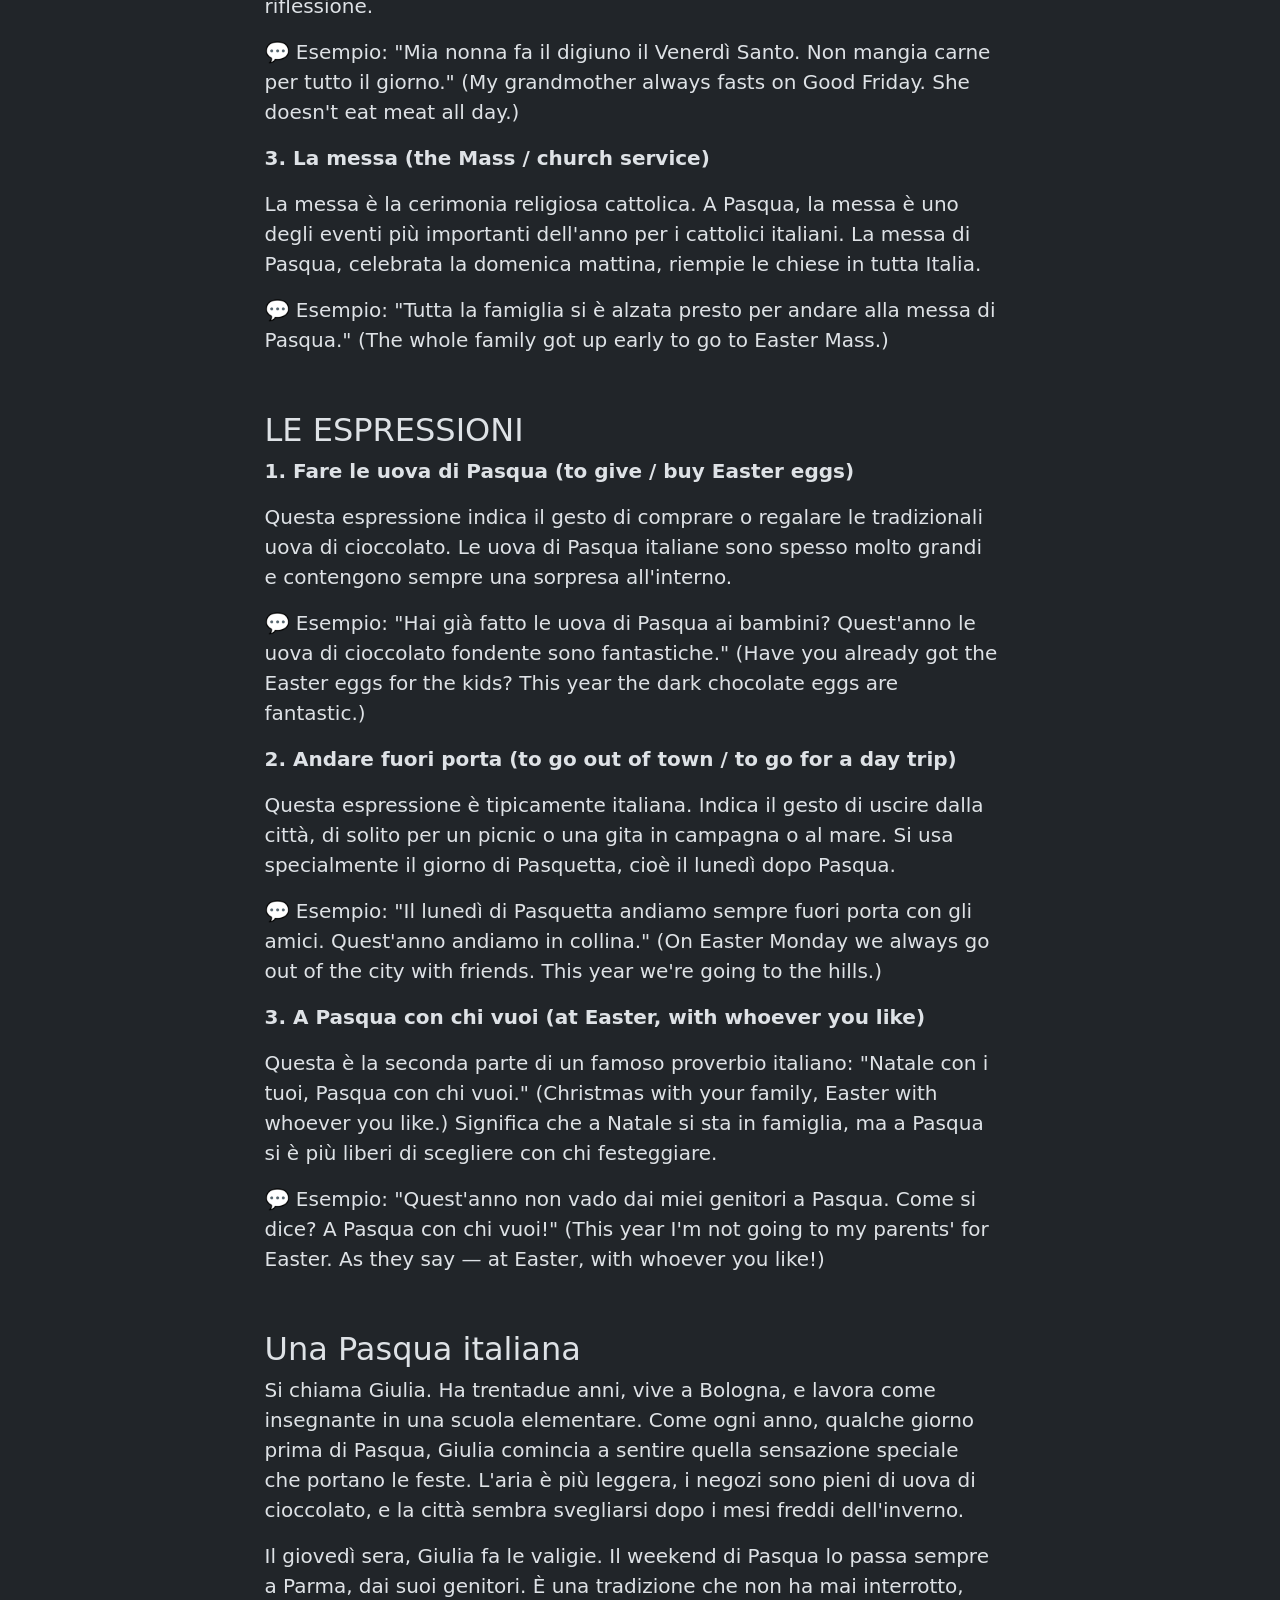
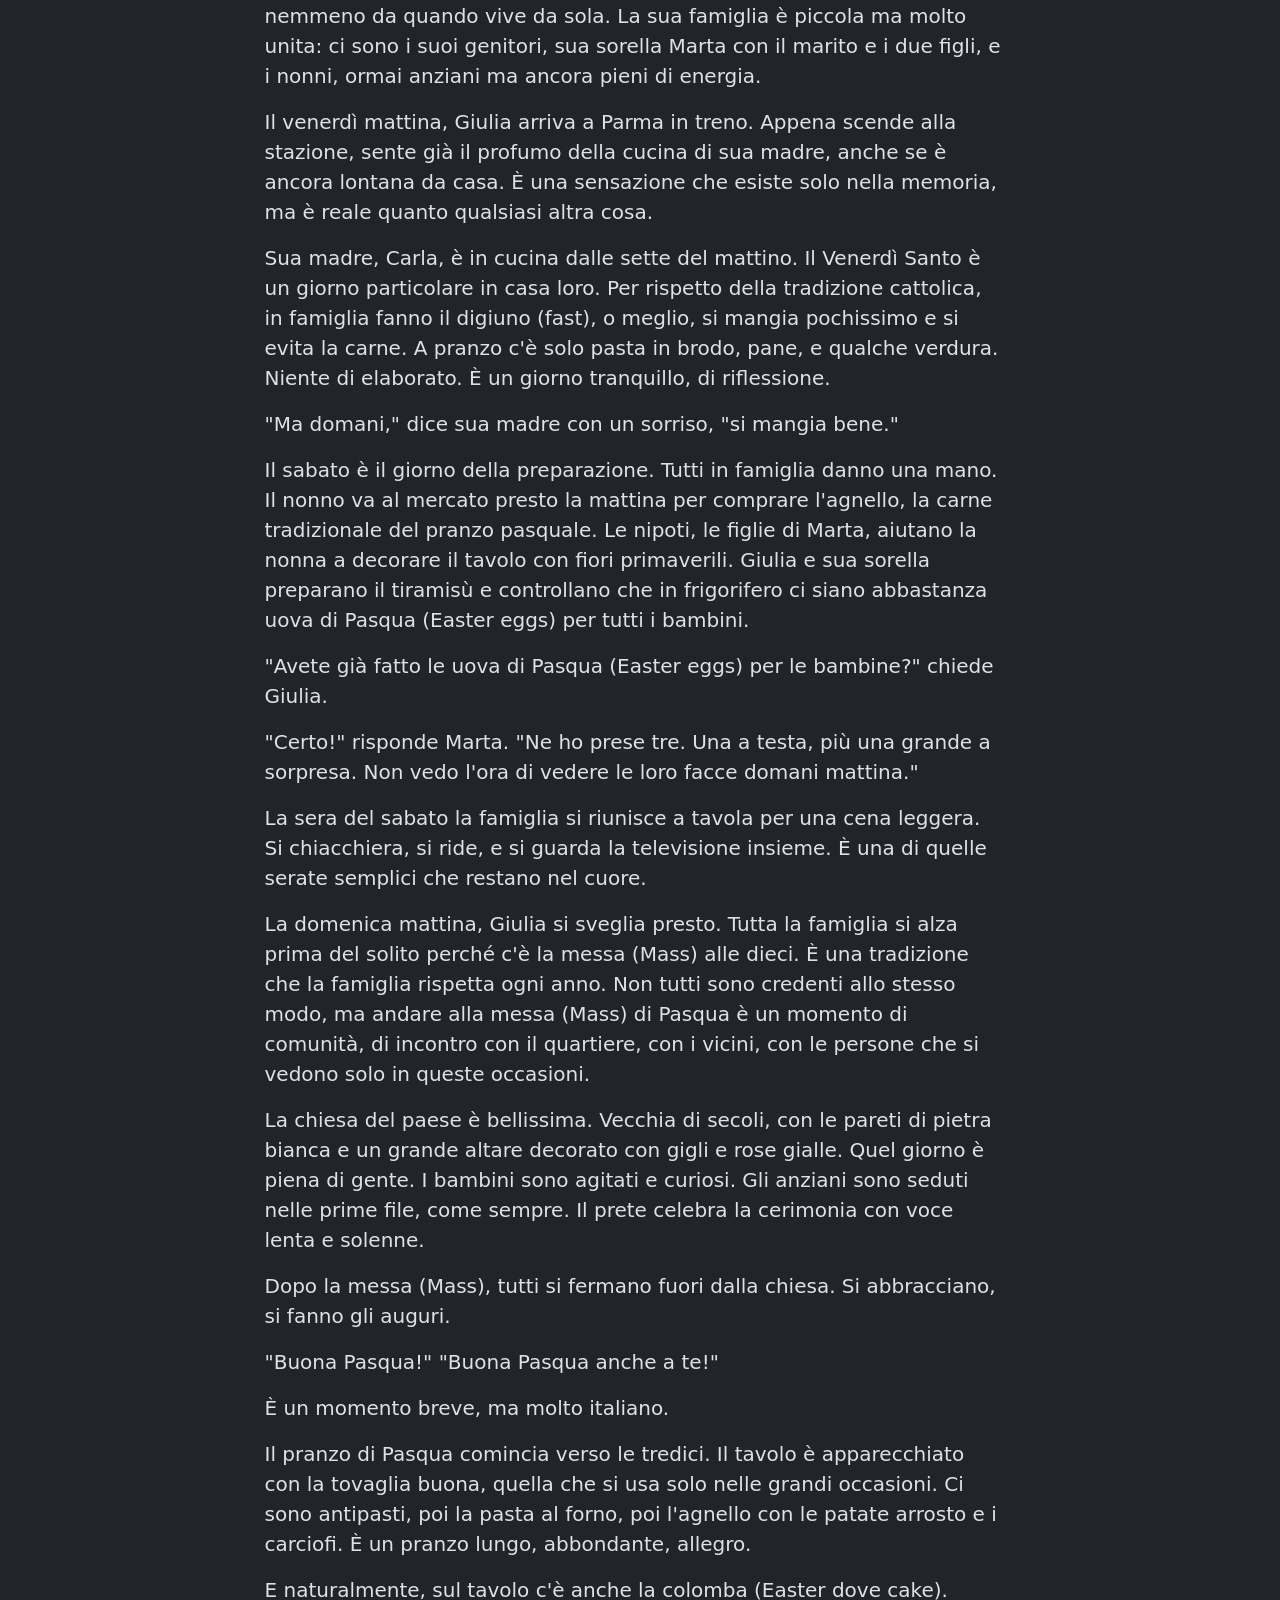
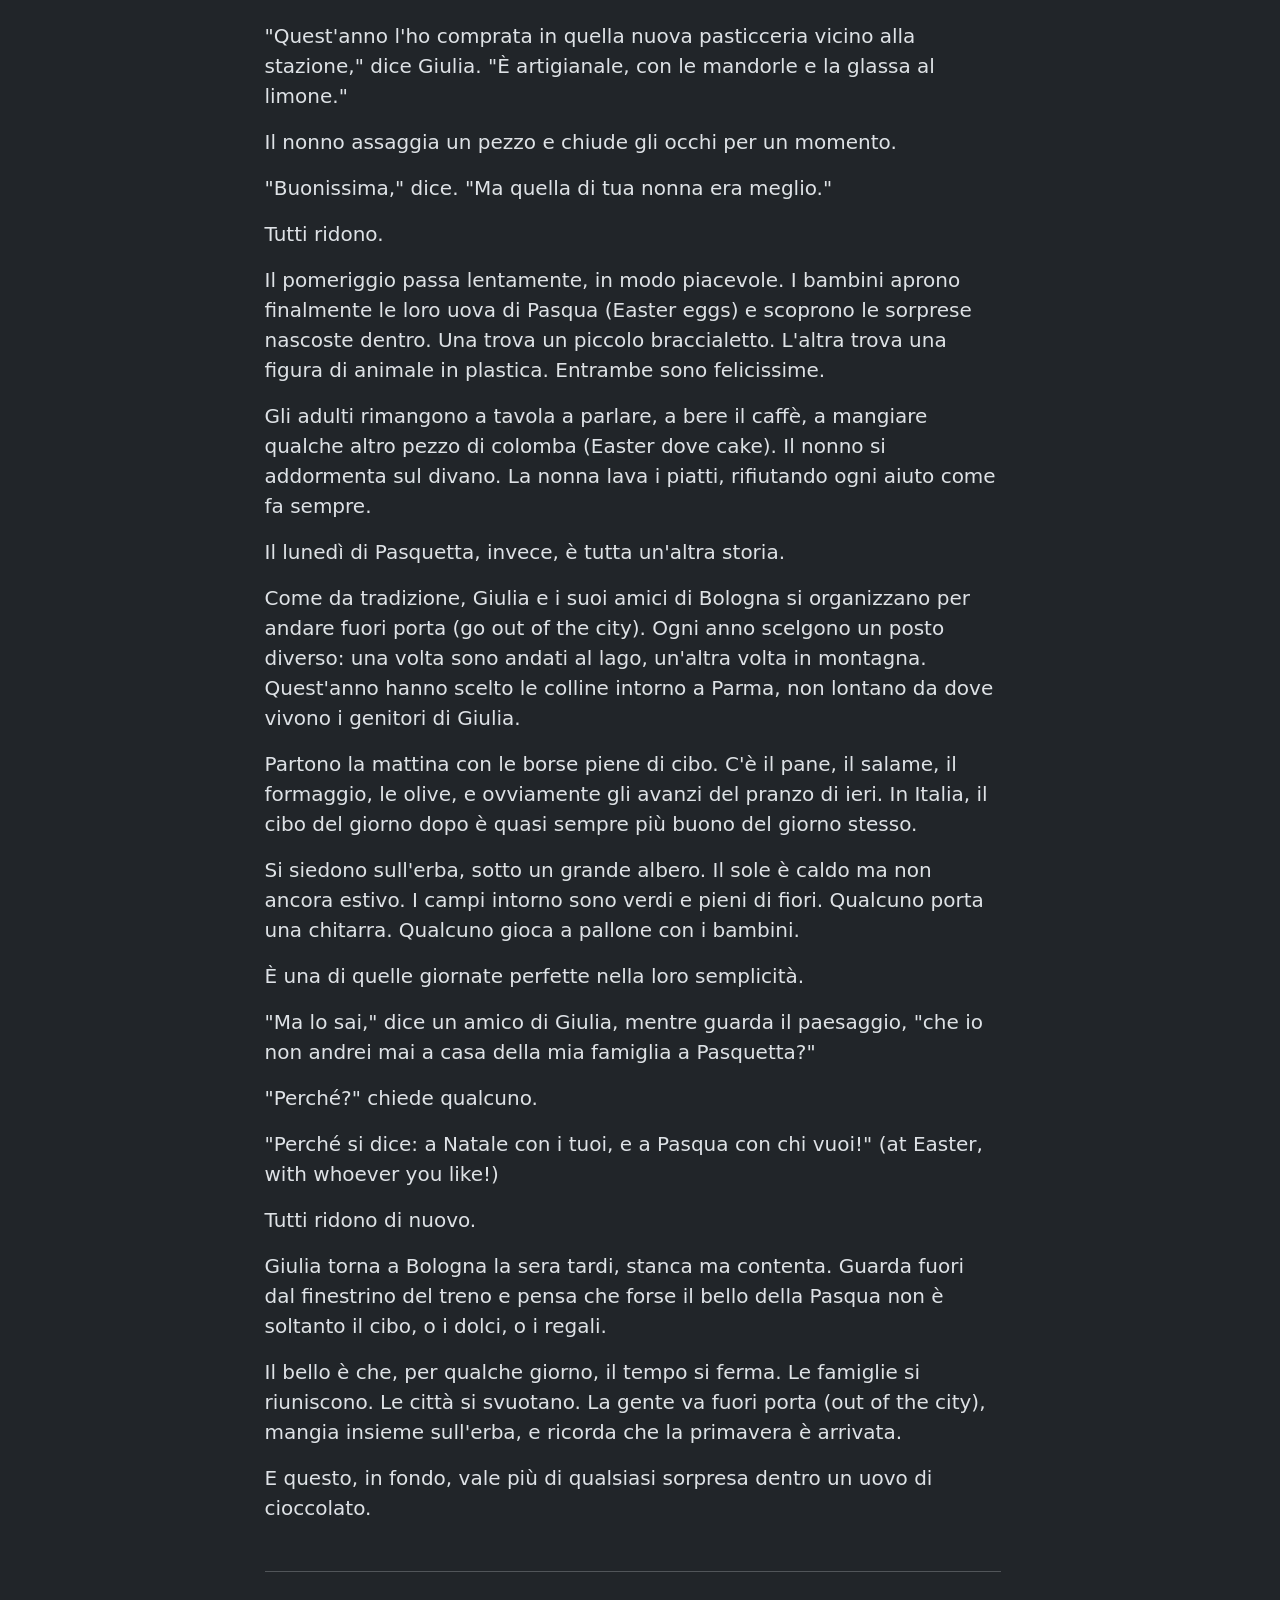
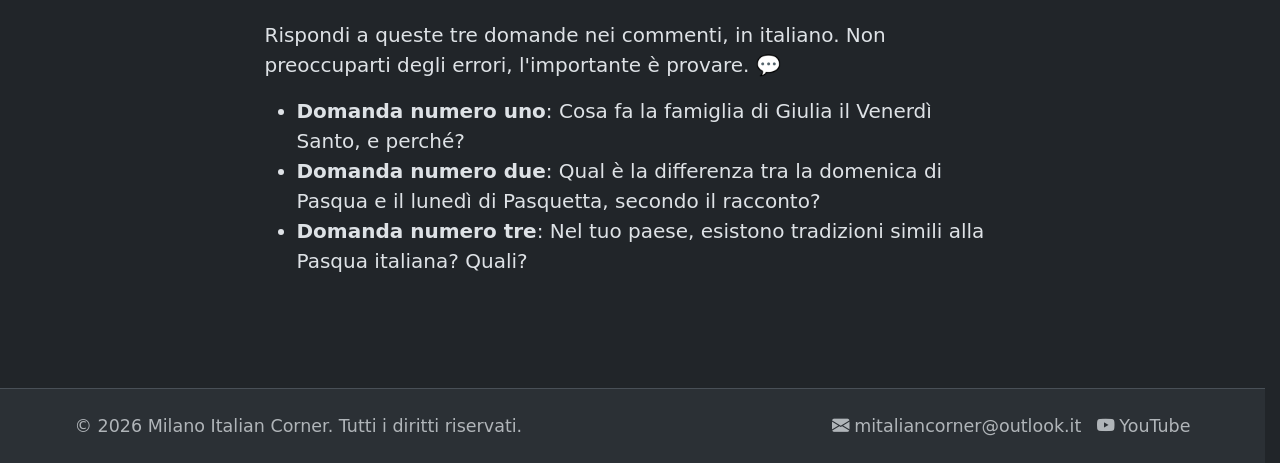
<file: blog/0008-pasqua/index.html>
<!DOCTYPE html><html lang="it" data-bs-theme="dark"> <head><meta charset="UTF-8"><meta name="viewport" content="width=device-width, initial-scale=1.0"><meta name="generator" content="Astro v6.1.3"><title>8 Buona Pasqua! Tradizioni, dolci e usanze italiane | Milano Italian Corner</title><meta name="description" content="PasquaBuona Pasqua! Tradizioni, dolci e usanze italiane"><link rel="canonical" href="https://mic.pphost.com.de/blog/0008-pasqua/"><meta property="og:title" content="8 Buona Pasqua! Tradizioni, dolci e usanze italiane | Milano Italian Corner"><meta property="og:description" content="PasquaBuona Pasqua! Tradizioni, dolci e usanze italiane"><meta property="og:url" content="https://mic.pphost.com.de/blog/0008-pasqua/"><meta property="og:type" content="article"><meta property="og:site_name" content="Milano Italian Corner"><meta property="og:image" content="https://mic.pphost.com.de/images/cover/0008.webp"><meta property="article:published_time" content="2026-04-03"><meta name="twitter:card" content="summary_large_image"><meta name="twitter:title" content="8 Buona Pasqua! Tradizioni, dolci e usanze italiane | Milano Italian Corner"><meta name="twitter:description" content="PasquaBuona Pasqua! Tradizioni, dolci e usanze italiane"><meta name="twitter:image" content="https://mic.pphost.com.de/images/cover/0008.webp"><link rel="sitemap" href="/sitemap-index.xml"><link rel="icon" href="data:,"><!-- blank favicon --><link href="https://cdn.jsdelivr.net/npm/bootstrap@5.3.8/dist/css/bootstrap.min.css" rel="stylesheet" integrity="sha384-sRIl4kxILFvY47J16cr9ZwB07vP4J8+LH7qKQnuqkuIAvNWLzeN8tE5YBujZqJLB" crossorigin="anonymous"><link rel="stylesheet" href="https://cdn.jsdelivr.net/npm/bootstrap-icons@1.13.1/font/bootstrap-icons.min.css"><link rel="stylesheet" href="/styles/global.css"><script type="application/ld+json">{"@context":"https://schema.org","@type":"Article","name":"Milano Italian Corner","url":"https://mic.pphost.com.de","description":"Impara l'italiano parlato. Articoli, consigli e risorse per chi vuole migliorare la conversazione in italiano.","datePublished":"2026-04-03","author":{"@type":"Person","name":"Pablo"}}</script></head> <body> <nav class="navbar navbar-expand-lg sticky-top bg-body-tertiary border-bottom"> <div class="container"> <a class="navbar-brand fw-bold" href="/">Milano Italian Corner</a> <button class="navbar-toggler" type="button" data-bs-toggle="collapse" data-bs-target="#navbarNav" aria-controls="navbarNav" aria-expanded="false" aria-label="Toggle navigation"> <span class="navbar-toggler-icon"></span> </button> <div class="collapse navbar-collapse" id="navbarNav"> <ul class="navbar-nav ms-auto gap-2"> <li class="nav-item"> <a class="nav-link" href="/">Home</a> </li> <li class="nav-item"> <a class="nav-link" href="/blog">Blog</a> </li> <li class="nav-item"> <a class="nav-link" href="https://www.youtube.com/@mitaliancorner" target="_blank" rel="noopener noreferrer"> <i class="bi bi-youtube me-1"></i>YouTube
</a> </li> </ul> </div> </div> </nav> <main>  <article class="container py-5"> <div class="mb-4"> <a href="/blog" class="btn btn-outline-secondary btn-sm"> <i class="bi bi-arrow-left me-1"></i>Tutti gli articoli
</a> </div> <h1 class="mb-2 text-center">8 Buona Pasqua! Tradizioni, dolci e usanze italiane</h1> <p class="text-body-secondary mb-4 text-center"> <i class="bi bi-calendar3 me-1"></i> <time datetime="2026-04-03">3 aprile 2026</time> </p> <div class="row justify-content-center"> <div class="col-lg-8"> <img src="/images/cover/0008.webp" alt="Buona Pasqua! Tradizioni, dolci e usanze italiane" class="article-cover rounded mb-4"> <nav id="toc-container" class="card bg-body-tertiary border mt-4 mb-5 p-3" aria-label="Indice dei contenuti"> <h2 class="h4 text-uppercase text-body-secondary mb-3"> <i class="bi bi-list-ul me-1"></i> Indice
</h2> <ul class="toc-list" id="toc-list"></ul> </nav> <div id="article-content">  <p>In this video, you will learn about Easter traditions in Italy through real vocabulary, key expressions, and a narrated story — all in natural, intermediate Italian.</p> <h2>I VOCABOLI</h2> <p><strong>1. La colomba (the dove / the Easter dove cake)</strong></p> <p>La colomba è un dolce tipico della Pasqua italiana. Ha la forma di una colomba, cioè di un piccione bianco, simbolo di pace e primavera. È fatta con un impasto morbido, simile al panettone di Natale, e coperta di glassa e mandorle.</p> <p>💬 Esempio: "Quest'anno ho comprato una colomba artigianale in una pasticceria del centro." (This year I bought an artisan Easter dove cake from a bakery in the city centre.)</p> <p><strong>2. Il digiuno (the fast / fasting)</strong></p> <p>Il digiuno è la pratica di non mangiare, o di mangiare pochissimo, per un motivo religioso o spirituale. Il Venerdì Santo, il giorno prima del sabato di Pasqua, alcuni cattolici italiani digiunano in segno di rispetto e riflessione.</p> <p>💬 Esempio: "Mia nonna fa il digiuno il Venerdì Santo. Non mangia carne per tutto il giorno." (My grandmother always fasts on Good Friday. She doesn't eat meat all day.)</p> <p><strong>3. La messa (the Mass / church service)</strong></p> <p>La messa è la cerimonia religiosa cattolica. A Pasqua, la messa è uno degli eventi più importanti dell'anno per i cattolici italiani. La messa di Pasqua, celebrata la domenica mattina, riempie le chiese in tutta Italia.</p> <p>💬 Esempio: "Tutta la famiglia si è alzata presto per andare alla messa di Pasqua." (The whole family got up early to go to Easter Mass.)</p> <h2>LE ESPRESSIONI</h2> <p><strong>1. Fare le uova di Pasqua (to give / buy Easter eggs)</strong></p> <p>Questa espressione indica il gesto di comprare o regalare le tradizionali uova di cioccolato. Le uova di Pasqua italiane sono spesso molto grandi e contengono sempre una sorpresa all'interno.</p> <p>💬 Esempio: "Hai già fatto le uova di Pasqua ai bambini? Quest'anno le uova di cioccolato fondente sono fantastiche." (Have you already got the Easter eggs for the kids? This year the dark chocolate eggs are fantastic.)</p> <p><strong>2. Andare fuori porta (to go out of town / to go for a day trip)</strong></p> <p>Questa espressione è tipicamente italiana. Indica il gesto di uscire dalla città, di solito per un picnic o una gita in campagna o al mare. Si usa specialmente il giorno di Pasquetta, cioè il lunedì dopo Pasqua.</p> <p>💬 Esempio: "Il lunedì di Pasquetta andiamo sempre fuori porta con gli amici. Quest'anno andiamo in collina." (On Easter Monday we always go out of the city with friends. This year we're going to the hills.)</p> <p><strong>3. A Pasqua con chi vuoi (at Easter, with whoever you like)</strong></p> <p>Questa è la seconda parte di un famoso proverbio italiano: "Natale con i tuoi, Pasqua con chi vuoi." (Christmas with your family, Easter with whoever you like.) Significa che a Natale si sta in famiglia, ma a Pasqua si è più liberi di scegliere con chi festeggiare.</p> <p>💬 Esempio: "Quest'anno non vado dai miei genitori a Pasqua. Come si dice? A Pasqua con chi vuoi!" (This year I'm not going to my parents' for Easter. As they say — at Easter, with whoever you like!)</p> <h2>Una Pasqua italiana</h2> <p>Si chiama Giulia. Ha trentadue anni, vive a Bologna, e lavora come insegnante in una scuola elementare. Come ogni anno, qualche giorno prima di Pasqua, Giulia comincia a sentire quella sensazione speciale che portano le feste. L'aria è più leggera, i negozi sono pieni di uova di cioccolato, e la città sembra svegliarsi dopo i mesi freddi dell'inverno.</p> <p>Il giovedì sera, Giulia fa le valigie. Il weekend di Pasqua lo passa sempre a Parma, dai suoi genitori. È una tradizione che non ha mai interrotto, nemmeno da quando vive da sola. La sua famiglia è piccola ma molto unita: ci sono i suoi genitori, sua sorella Marta con il marito e i due figli, e i nonni, ormai anziani ma ancora pieni di energia.</p> <p>Il venerdì mattina, Giulia arriva a Parma in treno. Appena scende alla stazione, sente già il profumo della cucina di sua madre, anche se è ancora lontana da casa. È una sensazione che esiste solo nella memoria, ma è reale quanto qualsiasi altra cosa.</p> <p>Sua madre, Carla, è in cucina dalle sette del mattino. Il Venerdì Santo è un giorno particolare in casa loro. Per rispetto della tradizione cattolica, in famiglia fanno il digiuno (fast), o meglio, si mangia pochissimo e si evita la carne. A pranzo c'è solo pasta in brodo, pane, e qualche verdura. Niente di elaborato. È un giorno tranquillo, di riflessione.</p> <p>"Ma domani," dice sua madre con un sorriso, "si mangia bene."</p> <p>Il sabato è il giorno della preparazione. Tutti in famiglia danno una mano. Il nonno va al mercato presto la mattina per comprare l'agnello, la carne tradizionale del pranzo pasquale. Le nipoti, le figlie di Marta, aiutano la nonna a decorare il tavolo con fiori primaverili. Giulia e sua sorella preparano il tiramisù e controllano che in frigorifero ci siano abbastanza uova di Pasqua (Easter eggs) per tutti i bambini.</p> <p>"Avete già fatto le uova di Pasqua (Easter eggs) per le bambine?" chiede Giulia.</p> <p>"Certo!" risponde Marta. "Ne ho prese tre. Una a testa, più una grande a sorpresa. Non vedo l'ora di vedere le loro facce domani mattina."</p> <p>La sera del sabato la famiglia si riunisce a tavola per una cena leggera. Si chiacchiera, si ride, e si guarda la televisione insieme. È una di quelle serate semplici che restano nel cuore.</p> <p>La domenica mattina, Giulia si sveglia presto. Tutta la famiglia si alza prima del solito perché c'è la messa (Mass) alle dieci. È una tradizione che la famiglia rispetta ogni anno. Non tutti sono credenti allo stesso modo, ma andare alla messa (Mass) di Pasqua è un momento di comunità, di incontro con il quartiere, con i vicini, con le persone che si vedono solo in queste occasioni.</p> <p>La chiesa del paese è bellissima. Vecchia di secoli, con le pareti di pietra bianca e un grande altare decorato con gigli e rose gialle. Quel giorno è piena di gente. I bambini sono agitati e curiosi. Gli anziani sono seduti nelle prime file, come sempre. Il prete celebra la cerimonia con voce lenta e solenne.</p> <p>Dopo la messa (Mass), tutti si fermano fuori dalla chiesa. Si abbracciano, si fanno gli auguri.</p> <p>"Buona Pasqua!" "Buona Pasqua anche a te!"</p> <p>È un momento breve, ma molto italiano.</p> <p>Il pranzo di Pasqua comincia verso le tredici. Il tavolo è apparecchiato con la tovaglia buona, quella che si usa solo nelle grandi occasioni. Ci sono antipasti, poi la pasta al forno, poi l'agnello con le patate arrosto e i carciofi. È un pranzo lungo, abbondante, allegro.</p> <p>E naturalmente, sul tavolo c'è anche la colomba (Easter dove cake).</p> <p>"Quest'anno l'ho comprata in quella nuova pasticceria vicino alla stazione," dice Giulia. "È artigianale, con le mandorle e la glassa al limone."</p> <p>Il nonno assaggia un pezzo e chiude gli occhi per un momento.</p> <p>"Buonissima," dice. "Ma quella di tua nonna era meglio."</p> <p>Tutti ridono.</p> <p>Il pomeriggio passa lentamente, in modo piacevole. I bambini aprono finalmente le loro uova di Pasqua (Easter eggs) e scoprono le sorprese nascoste dentro. Una trova un piccolo braccialetto. L'altra trova una figura di animale in plastica. Entrambe sono felicissime.</p> <p>Gli adulti rimangono a tavola a parlare, a bere il caffè, a mangiare qualche altro pezzo di colomba (Easter dove cake). Il nonno si addormenta sul divano. La nonna lava i piatti, rifiutando ogni aiuto come fa sempre.</p> <p>Il lunedì di Pasquetta, invece, è tutta un'altra storia.</p> <p>Come da tradizione, Giulia e i suoi amici di Bologna si organizzano per andare fuori porta (go out of the city). Ogni anno scelgono un posto diverso: una volta sono andati al lago, un'altra volta in montagna. Quest'anno hanno scelto le colline intorno a Parma, non lontano da dove vivono i genitori di Giulia.</p> <p>Partono la mattina con le borse piene di cibo. C'è il pane, il salame, il formaggio, le olive, e ovviamente gli avanzi del pranzo di ieri. In Italia, il cibo del giorno dopo è quasi sempre più buono del giorno stesso.</p> <p>Si siedono sull'erba, sotto un grande albero. Il sole è caldo ma non ancora estivo. I campi intorno sono verdi e pieni di fiori. Qualcuno porta una chitarra. Qualcuno gioca a pallone con i bambini.</p> <p>È una di quelle giornate perfette nella loro semplicità.</p> <p>"Ma lo sai," dice un amico di Giulia, mentre guarda il paesaggio, "che io non andrei mai a casa della mia famiglia a Pasquetta?"</p> <p>"Perché?" chiede qualcuno.</p> <p>"Perché si dice: a Natale con i tuoi, e a Pasqua con chi vuoi!" (at Easter, with whoever you like!)</p> <p>Tutti ridono di nuovo.</p> <p>Giulia torna a Bologna la sera tardi, stanca ma contenta. Guarda fuori dal finestrino del treno e pensa che forse il bello della Pasqua non è soltanto il cibo, o i dolci, o i regali.</p> <p>Il bello è che, per qualche giorno, il tempo si ferma. Le famiglie si riuniscono. Le città si svuotano. La gente va fuori porta (out of the city), mangia insieme sull'erba, e ricorda che la primavera è arrivata.</p> <p>E questo, in fondo, vale più di qualsiasi sorpresa dentro un uovo di cioccolato.</p> <hr> <p>Rispondi a queste tre domande nei commenti, in italiano. Non preoccuparti degli errori, l'importante è provare. 💬</p> <ul> <li><strong>Domanda numero uno</strong>: Cosa fa la famiglia di Giulia il Venerdì Santo, e perché?</li> <li><strong>Domanda numero due</strong>: Qual è la differenza tra la domenica di Pasqua e il lunedì di Pasquetta, secondo il racconto?</li> <li><strong>Domanda numero tre</strong>: Nel tuo paese, esistono tradizioni simili alla Pasqua italiana? Quali?</li> </ul>  </div> </div> </div> </article> <script type="module">const a=document.getElementById("article-content"),d=document.getElementById("toc-list"),r=document.getElementById("toc-container");if(a&&d&&r){const o=a.querySelectorAll("h2");o.length===0?r.style.display="none":o.forEach((e,n)=>{e.id||(e.id=`section-${n+1}`);const c=document.createElement("li"),t=document.createElement("a");t.href=`#${e.id}`,t.textContent=e.textContent??"",t.className="text-body-secondary",t.addEventListener("click",l=>{l.preventDefault();const i=document.getElementById(e.id);if(i){const s=i.getBoundingClientRect().top+window.scrollY-80;window.scrollTo({top:s,behavior:"smooth"})}}),c.appendChild(t),d.appendChild(c)})}document.addEventListener("DOMContentLoaded",()=>{document.querySelectorAll("pre").forEach(o=>{const e=document.createElement("button");e.innerHTML='<i class="bi bi-clipboard"></i>',e.className="copy-button",e.setAttribute("aria-label","Copia codice"),e.addEventListener("click",async()=>{const c=o.querySelector("code")?.innerText??o.innerText;try{if(navigator.clipboard&&window.isSecureContext)await navigator.clipboard.writeText(c);else{const t=document.createElement("textarea");t.value=c,t.style.cssText="position:fixed;opacity:0;pointer-events:none",document.body.appendChild(t),t.select(),document.execCommand("copy"),document.body.removeChild(t)}e.classList.add("copied"),e.setAttribute("aria-label","Copiato!"),setTimeout(()=>{e.classList.remove("copied"),e.setAttribute("aria-label","Copia codice")},2e3)}catch(t){console.error("Errore durante la copia:",t)}});const n=document.createElement("div");n.className="pre-wrapper",o.parentNode&&(o.parentNode.insertBefore(n,o),n.appendChild(o),n.appendChild(e))})});</script>  </main> <footer class="bg-body-tertiary border-top py-4 mt-5"> <div class="container d-flex flex-column flex-md-row justify-content-between align-items-center gap-2 text-body-secondary small"> <span>&copy; 2026 Milano Italian Corner. Tutti i diritti riservati.</span> <div class="d-flex gap-3"> <a href="mailto:mitaliancorner@outlook.it" class="text-body-secondary text-decoration-none"> <i class="bi bi-envelope-fill me-1"></i>mitaliancorner@outlook.it </a> <a href="https://www.youtube.com/@mitaliancorner" target="_blank" rel="noopener noreferrer" class="text-body-secondary text-decoration-none"> <i class="bi bi-youtube me-1"></i>YouTube
</a> </div> </div> </footer> <script src="https://cdn.jsdelivr.net/npm/bootstrap@5.3.8/dist/js/bootstrap.bundle.min.js" integrity="sha384-FKyoEForCGlyvwx9Hj09JcYn3nv7wiPVlz7YYwJrWVcXK/BmnVDxM+D2scQbITxI" crossorigin="anonymous"></script> </body> </html>
</file>
<file: styles/global.css>
/* ----------------------------------------- */
/* SOVRASCRITTURA Bootstrap base ----------- */
/* Font size base (Bootstrap default è 16px) */
/* ----------------------------------------- */
html {
  scrollbar-gutter: stable; /* KEVIN */
}
body {
  font-size: 20px;
  
  /* se il body ha 3 elementi (nav, main, footer) e voglio che il footer stia sempre in fondo */
  min-block-size: 100svh;
  display: grid;
  grid-template-rows: auto 1fr auto;
}

/* style del codice definito come pre > code */
pre:has(code)
{
	border-radius: .5rem;
	background-color: var(--bs-tertiary-bg);
	padding:1.5rem 1rem 1.5rem 1rem;
}


/* ----------------------------------------- */
/* PAGINA INDEX (HOME) PRINCIPALE ---------- */
/* ----------------------------------------- */
/* Immagini hero sovrapposte */
.avatar-wrapper {position: relative;display: inline-flex;width: 210px;height: 130px;}
.avatar-img {width: 130px;height: 130px;border-radius: 50%;object-fit: cover;}
.avatar-img.author {position: relative;z-index: 2;}
.avatar-img.logo {position: absolute;left: 90px;width: 100px;height: 100px;z-index: 1;}


/* ----------------------------------------- */
/* TOC ARTICOLI ---------------------------- */
/* ----------------------------------------- */
.toc-list {padding: 0;margin: 0;padding-inline-start: 30px;}
.toc-list > li {margin-block-end: .3rem;}
.toc-list > li a {text-decoration:none;}
.toc-list > li a:hover{text-decoration: underline;text-underline-offset:.2rem;}
/* .toc-list a::before {content: "-> ";} */


/* Nessun risultato (nascosto di default) */
.no-results {
  display: none;
}


/* ----------------------------------------- */
/* articoli -------------------------------- */
/* ----------------------------------------- */
/* Immagine di copertina articolo */
.article-cover {width: 100%;max-height: 420px;object-fit: cover;}

/* div.article-content il contenuto degli articoli */
div#article-content
{
	.h1, .h2, .h3, .h4, .h5, .h6, h1, h2, h3, h4, h5, h6 {
		margin-block:3.5rem .4rem;
	}

	hr {margin:3rem 0;}

	/* GESTIONE STILE tasto copy nei tag pre > code presenti negli articoli */
	.pre-wrapper {position: relative;}
	.copy-button {
		font-size: 16px;
		position: absolute;
		top: 0.2rem;
		right: 0.2rem;
		padding: 0.2rem;
		background: transparent; /* oppure lo stesso colore di sfondo del tuo pre */
		border: 1px solid #555;
		border-radius: 4px;
		color: #aaa;
		cursor: pointer;
		opacity: 0.6;
		transition: opacity 0.2s, color 0.2s, border-color 0.2s;
		line-height: 0;
		z-index: 1;
	}
	.pre-wrapper:hover .copy-button {opacity: 1;}
	.copy-button:hover {color: #fff;border-color: #fff;}
	.copy-button.copied {color: #4ade80;border-color: #4ade80;opacity: 1;}

}
</file>
